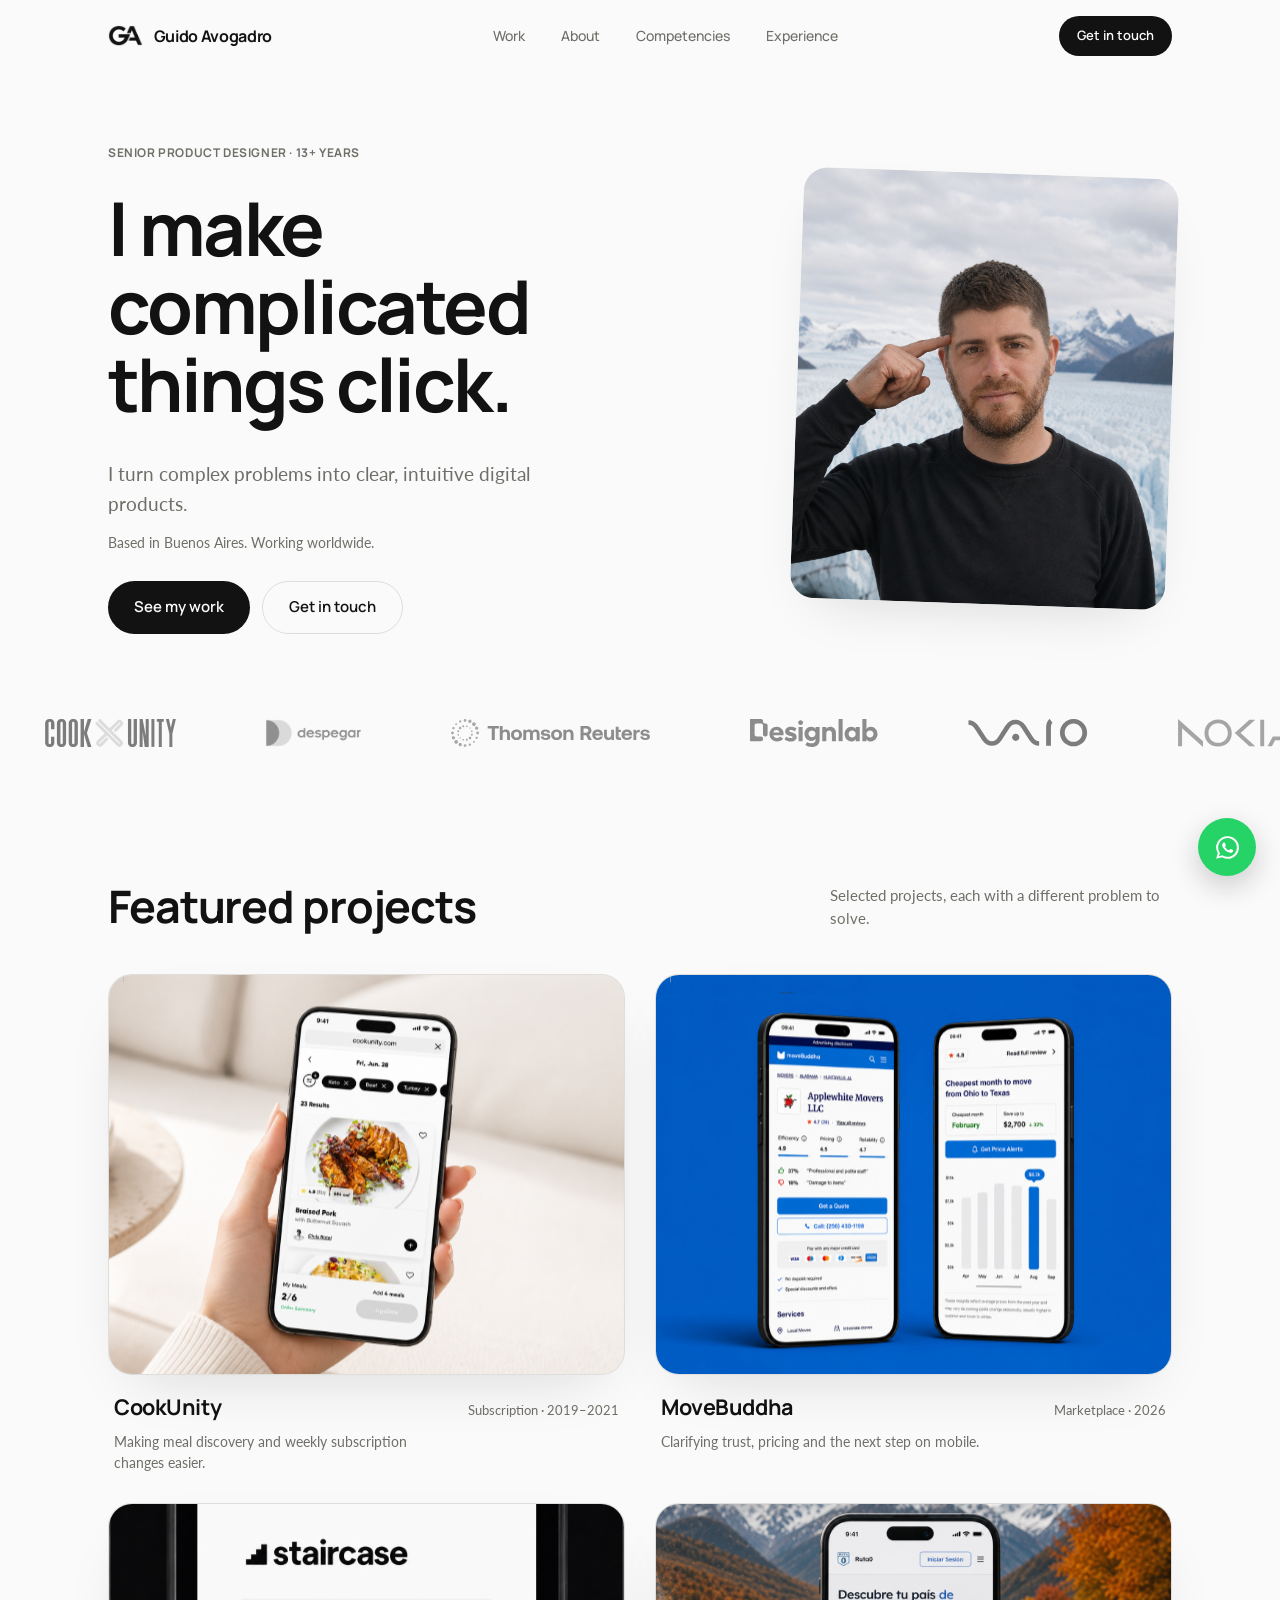
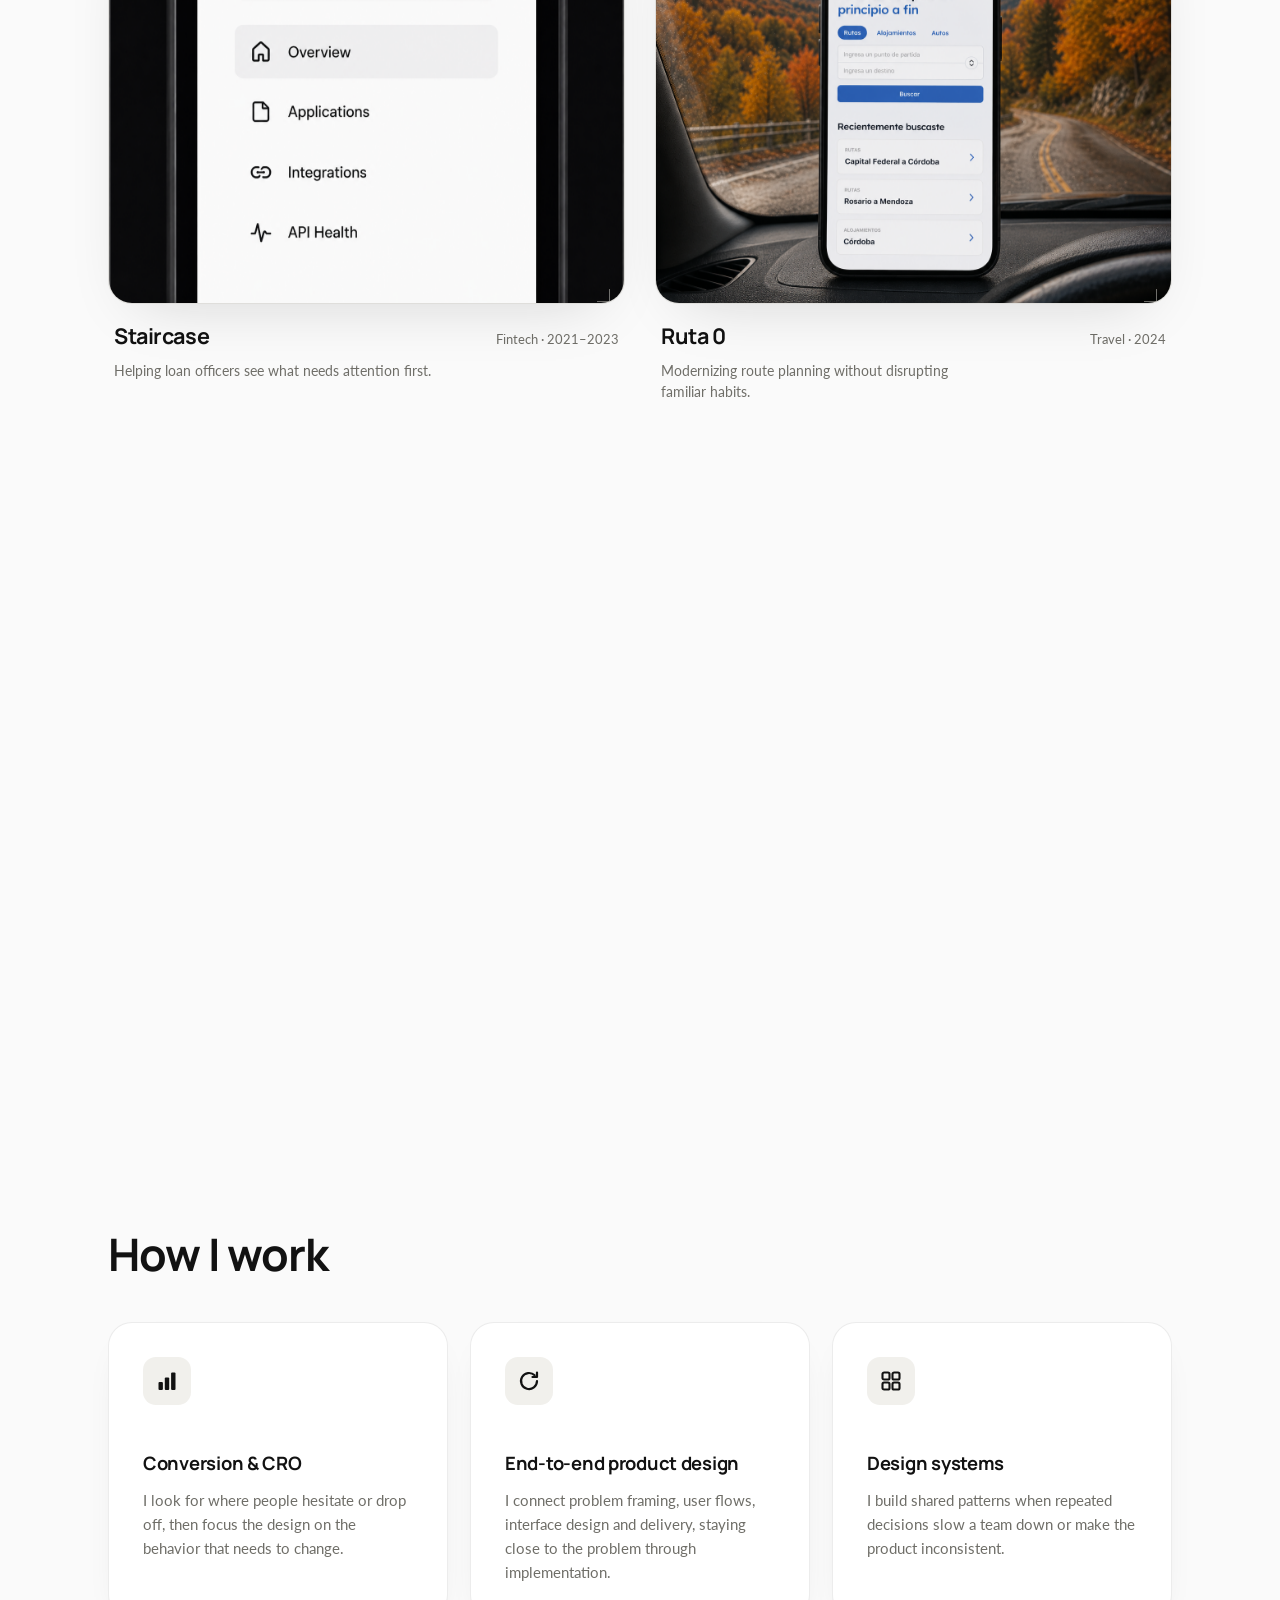
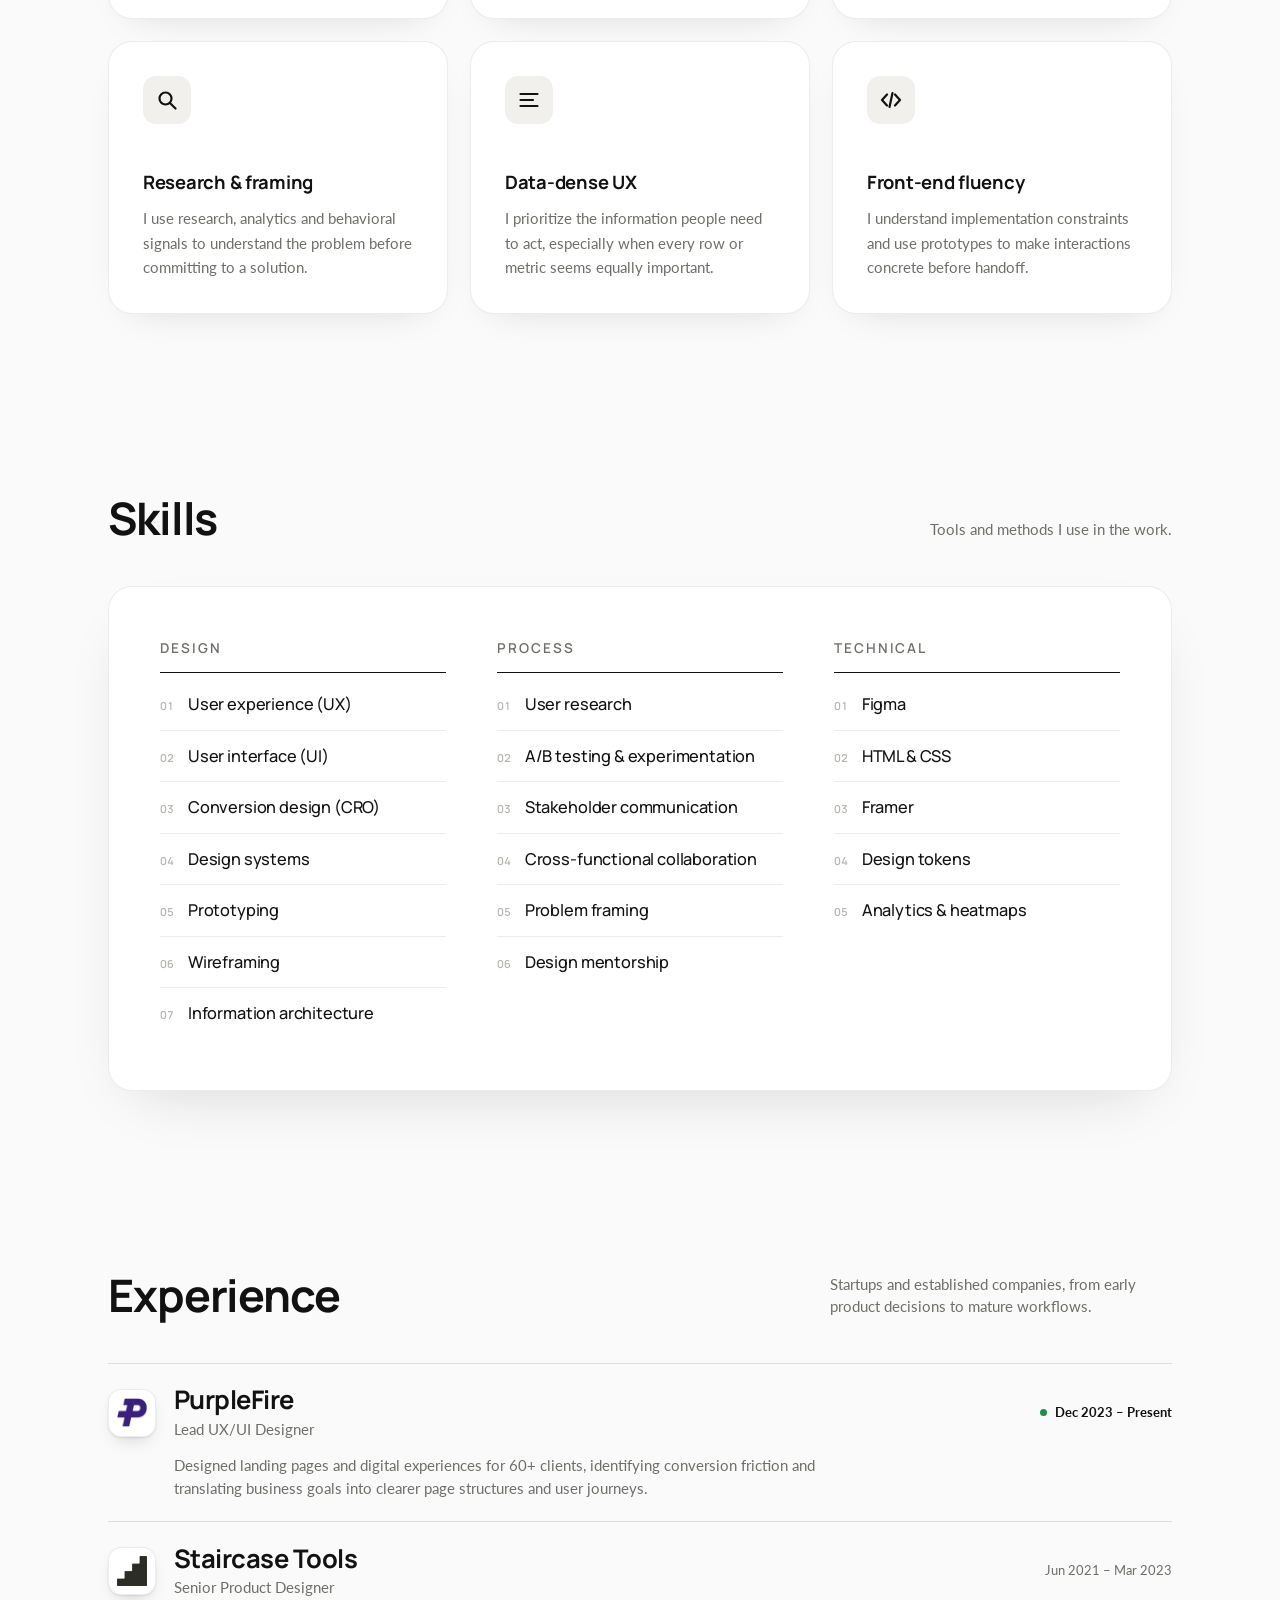
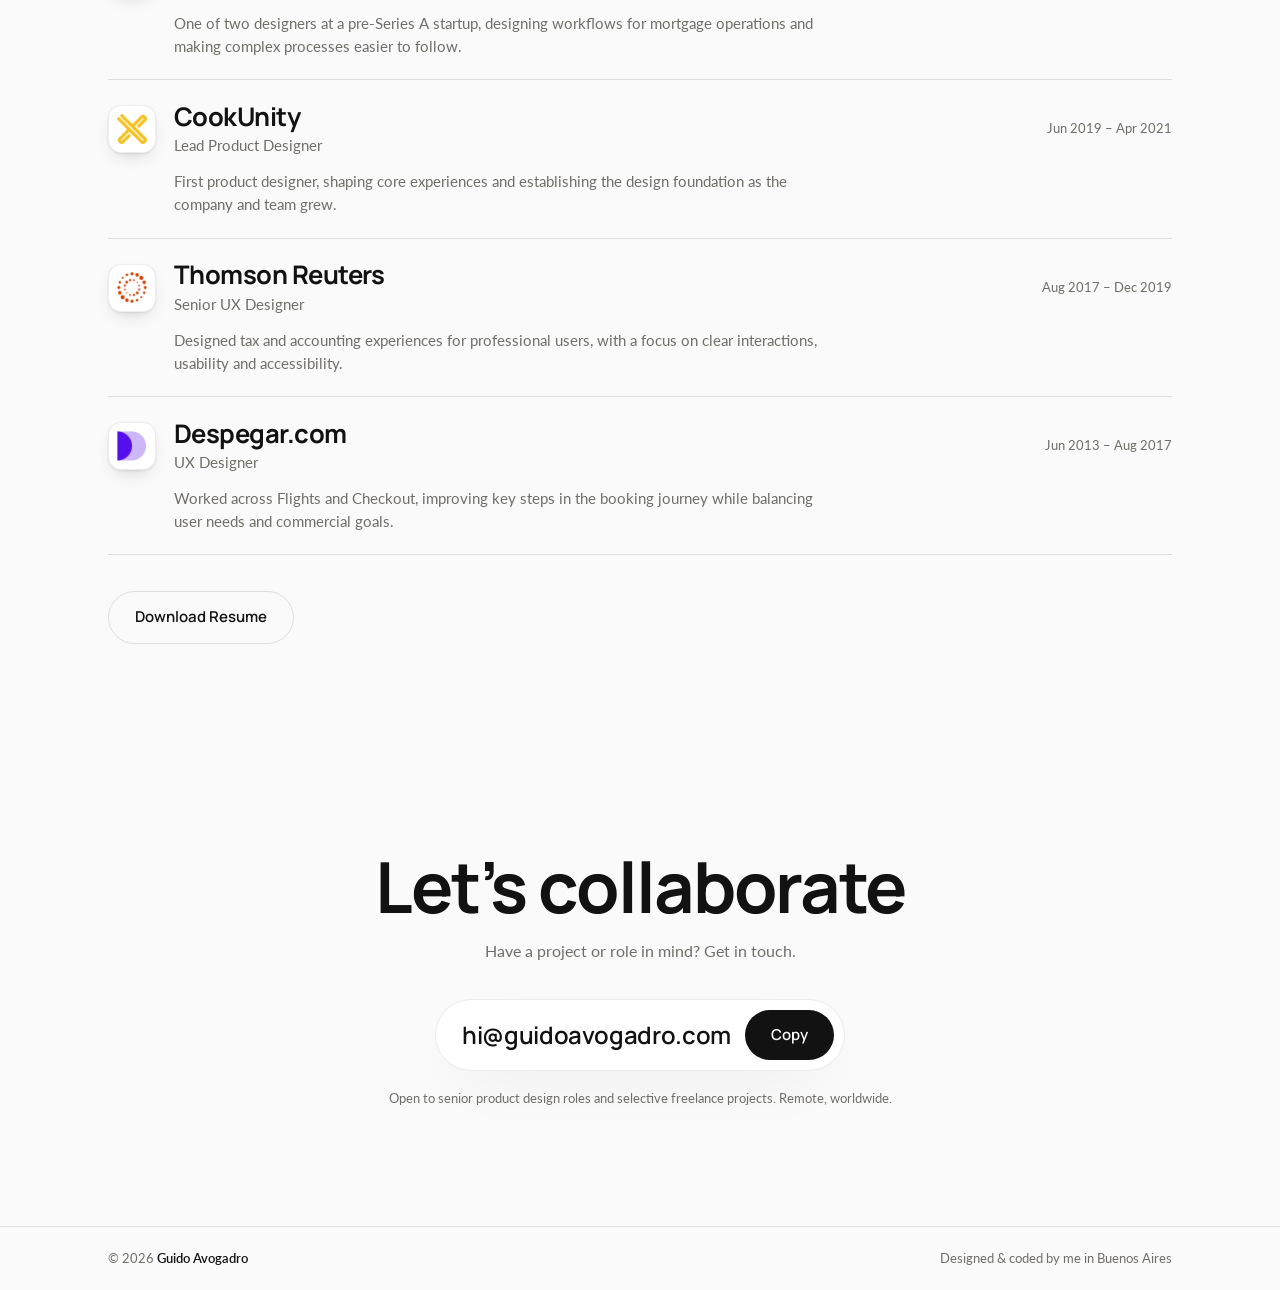
<file: index.html>
<!DOCTYPE html>
<html lang="en">
<head>
<meta charset="UTF-8">
<meta name="viewport" content="width=device-width, initial-scale=1.0">
<title>Guido Avogadro - Senior Product Designer</title>
<meta name="description" content="Senior product designer crafting products that feel obvious and convert better. 13+ years across travel, fintech, enterprise and DTC.">

<!-- Google tag (gtag.js) -->
<script async src="https://www.googletagmanager.com/gtag/js?id=G-EMPK6W0F9X"></script>
<script>
  window.dataLayer = window.dataLayer || [];
  function gtag(){dataLayer.push(arguments);}
  gtag('js', new Date());

  gtag('config', 'G-EMPK6W0F9X');
</script>

<!-- Hotjar Tracking Code for guidoavogadro.com -->
<script>
    (function(h,o,t,j,a,r){
        h.hj=h.hj||function(){(h.hj.q=h.hj.q||[]).push(arguments)};
        h._hjSettings={hjid:576747,hjsv:6};
        a=o.getElementsByTagName('head')[0];
        r=o.createElement('script');r.async=1;
        r.src=t+h._hjSettings.hjid+j+h._hjSettings.hjsv;
        a.appendChild(r);
    })(window,document,'https://static.hotjar.com/c/hotjar-','.js?sv=');
</script>

<!-- Google Tag Manager -->
<script>(function(w,d,s,l,i){w[l]=w[l]||[];w[l].push({'gtm.start':
new Date().getTime(),event:'gtm.js'});var f=d.getElementsByTagName(s)[0],
j=d.createElement(s),dl=l!='dataLayer'?'&l='+l:'';j.async=true;j.src=
'https://www.googletagmanager.com/gtm.js?id='+i+dl;f.parentNode.insertBefore(j,f);
})(window,document,'script','dataLayer','GTM-KSC5NS3Q');</script>
<!-- End Google Tag Manager -->

<link rel="preconnect" href="https://fonts.googleapis.com">
<link rel="preconnect" href="https://fonts.gstatic.com" crossorigin>
<link rel="icon" type="image/x-icon" href="favicon-gja.ico">
<link href="https://fonts.googleapis.com/css2?family=Manrope:wght@500;600;700;800&family=Lato:wght@400;700&display=swap" rel="stylesheet">
<style>
/* ============================================================
   Guido Avogadro — Portfolio v3 (ngulak-inspired)
   Warm paper ground, big rounded cards, label-slide buttons.
   ============================================================ */
:root{
  --bg:#fafafa;
  --card:#ffffff;
  --ink:#121212;
  --mid:#6f6e68;
  --faint:#b6b5af;
  --line:rgba(18,18,18,.12);
  --line-soft:rgba(18,18,18,.08);
  --ph:#f1f0ec;
  --disp:'Manrope',sans-serif;
  --sans:'Lato',sans-serif;
  --maxw:1240px;
  --pad:clamp(28px,6vw,88px);
  --r:24px;
  --r-sm:14px;
  --sh:0 24px 60px -30px rgba(18,18,18,.18);
  --ease:cubic-bezier(.2,.7,.2,1);
}
*{margin:0;padding:0;box-sizing:border-box}
html{-webkit-text-size-adjust:100%;scroll-behavior:smooth;overflow-x:hidden;width:100%}
body{font-family:var(--sans);background:var(--bg);color:var(--ink);-webkit-font-smoothing:antialiased;line-height:1.5;font-size:16px;overflow-x:hidden;width:100%;min-width:0}
::selection{background:var(--ink);color:var(--bg)}
a{color:inherit;text-decoration:none}
img{max-width:100%;display:block}
button{font:inherit;background:none;border:0;color:inherit;cursor:pointer}
.wrap{max-width:var(--maxw);margin:0 auto;padding-left:28px;padding-right:28px;width:100%}
@media(min-width:600px){.wrap{padding-left:44px;padding-right:44px}}
@media(min-width:900px){.wrap{padding-left:64px;padding-right:64px}}
@media(min-width:1200px){.wrap{padding-left:88px;padding-right:88px}}
:focus-visible{outline:2px solid var(--ink);outline-offset:3px;border-radius:6px}
h1,h2,h3,h4{font-family:var(--disp);font-weight:700;letter-spacing:-.02em}
.btn,.chip,.nav,.logo,.pcard .name,.exp .co,.contact .mail,.skills li,.skills h3,.xcard .xi,.numcard .n,.metric .mv,.pfacts .f .v,.ph .pl{font-family:var(--disp)}

/* ===== buttons (label slides up, duplicate slides in) ===== */
.btn{
  position:relative;display:inline-flex;align-items:center;gap:10px;
  border-radius:100px;padding:14px 26px;font-size:15px;font-weight:600;
  overflow:hidden;transition:background .3s,color .3s,border-color .3s,transform .3s;
}
.btn .lw{position:relative;display:block;overflow:hidden}
.btn .l{display:block;transition:transform .4s var(--ease)}
.btn .l.dup{position:absolute;left:0;top:100%;width:100%}
.btn:hover .l{transform:translateY(-100%)}
.btn:active{transform:scale(.97)}
.btn.dark{background:var(--ink);color:var(--bg)}
.btn.dark:hover{background:#2a2a2a}
.btn.ghost{background:transparent;border:1px solid var(--line)}
.btn.ghost:hover{border-color:var(--ink)}
.btn.sm{padding:10px 18px;font-size:13px}

/* ===== chips / badges ===== */
.chip{
  display:inline-flex;align-items:center;gap:8px;background:var(--card);
  border:1px solid var(--line-soft);border-radius:100px;padding:8px 14px;
  font-size:13px;font-weight:500;box-shadow:0 8px 24px -14px rgba(18,18,18,.25);
}
.chip .em{font-size:1rem;line-height:1}

/* ===== nav ===== */
header{position:fixed;top:0;left:0;right:0;z-index:60;transition:background .3s,box-shadow .3s}
header.scrolled{background:rgba(255,255,255,.85);backdrop-filter:blur(14px);box-shadow:0 1px 0 var(--line-soft)}
.nav{display:flex;align-items:center;justify-content:space-between;gap:16px;padding-top:16px;padding-bottom:16px}
.nav .logo{display:flex;align-items:center;gap:11px;font-weight:700;font-size:16px;letter-spacing:-.02em}
.nav .logo .mark{height:21px;width:auto;display:block}
.nav .logo .lname{transition:color .25s}
.nav .logo:hover .lname{color:var(--mid)}
.nav .links{display:flex;gap:clamp(16px,3vw,36px)}
.nav .links a{font-size:14px;font-weight:500;color:var(--mid);transition:color .25s;position:relative}
.nav .links a:hover{color:var(--ink)}
.nav .links a::after{content:"";position:absolute;left:0;bottom:-4px;height:1px;width:0;background:var(--ink);transition:width .3s var(--ease)}
.nav .links a:hover::after{width:100%}

/* ===== placeholders ===== */
.ph{
  position:relative;background:var(--ph);display:flex;flex-direction:column;
  align-items:center;justify-content:center;gap:6px;width:100%;overflow:hidden;
}
.ph .pl{font-weight:600;font-size:clamp(1rem,2vw,1.5rem);letter-spacing:-.01em}
.ph .ps{font-size:10px;text-transform:uppercase;letter-spacing:.16em;color:var(--mid);font-weight:600}
.ph::before,.ph::after{content:"";position:absolute;width:12px;height:12px;border:1px solid var(--faint);opacity:.6}
.ph::before{top:14px;left:14px;border-right:0;border-bottom:0}
.ph::after{bottom:14px;right:14px;border-left:0;border-top:0}

/* ===== hero ===== */
.hero{padding-top:clamp(120px,16vh,180px);padding-bottom:clamp(56px,8vh,96px)}
.hero .grid{display:grid;grid-template-columns:1.25fr .75fr;gap:clamp(28px,5vw,72px);align-items:center}
.hero h1{
  font-size:clamp(2.5rem,5.8vw,4.9rem);line-height:1.05;letter-spacing:-.034em;
  font-weight:700;max-width:20ch;margin-bottom:clamp(24px,4vh,40px);
}
.hero .kick{display:flex;align-items:center;gap:10px;font-family:var(--disp);font-weight:700;font-size:12px;letter-spacing:.05em;text-transform:uppercase;color:var(--mid);margin-bottom:clamp(18px,3vh,28px)}
.hero .kick::before {
  display: none;
}
.hero h1 .soft{color:var(--mid)}
.hero h1 .ln{display:block;overflow:hidden;padding-bottom:.12em;margin-bottom:-.12em}
.hero h1 .ln>span{display:block;transform:translateY(112%);transition:transform .9s var(--ease)}
.hero.ready h1 .ln:nth-child(1)>span{transition-delay:.05s}
.hero.ready h1 .ln:nth-child(2)>span{transition-delay:.14s}
.hero.ready h1 .ln:nth-child(3)>span{transition-delay:.23s}
.hero.ready h1 .ln>span{transform:translateY(0)}
.hero .ctas{display:flex;gap:12px;flex-wrap:wrap}
.hero .pcardio{position:relative}
.hero .photo{
  position:relative;border-radius:var(--r);overflow:hidden;background:var(--ph);
  aspect-ratio:4/4.6;box-shadow:var(--sh);
  transform:rotate(2deg);transition:transform .6s var(--ease);
}
.hero .pcardio:hover .photo{transform:rotate(0deg)}
.hero .photo img{width:100%;height:100%;object-fit:cover}
.hero .photo .alt2{position:absolute;inset:0;opacity:0}
@media(prefers-reduced-motion:no-preference){
  .hero .photo .alt2{animation:swap 2s linear infinite}
}
@keyframes swap{
  0%,46%{opacity:0}
  50%,96%{opacity:1}
  100%{opacity:0}
}
.hero .photo .pph{position:absolute;inset:0;display:flex;flex-direction:column;align-items:center;justify-content:center;gap:6px;border:1px dashed var(--faint);border-radius:var(--r)}
.hero .photo .pph .a{font-weight:700;font-size:1.2rem}
.hero .photo .pph .b{font-size:11px;text-transform:uppercase;letter-spacing:.14em;color:var(--mid);font-weight:600;text-align:center;line-height:1.7}

.hero .hero-intro{font-size:clamp(1.05rem,1.5vw,1.25rem);line-height:1.55;max-width:39ch;color:var(--mid);margin-top:-8px;margin-bottom:14px}
.hero .hero-location{font-size:14px;color:var(--mid);margin-bottom:28px}
@media(max-width:899px){.hero .hero-location{margin-bottom:24px}}
/* ===== section scaffold ===== */
.sec{padding-top:clamp(64px,10vh,120px);padding-bottom:clamp(64px,10vh,120px)}
.sec-head{display:flex;align-items:flex-end;justify-content:space-between;gap:18px;flex-wrap:wrap;margin-bottom:clamp(30px,5vh,52px)}
.sec-head h2{font-size:clamp(1.8rem,3.6vw,2.8rem);letter-spacing:-.025em;line-height:1.05}
.sec-head .sub{color:var(--mid);font-size:15px;max-width:38ch}

/* ===== projects ===== */
.plist{display:grid;grid-template-columns:1fr 1fr;gap:clamp(18px,2.6vw,30px)}
.pcard{display:block;position:relative}
.pcard .media{position:relative;aspect-ratio:4/3.1;overflow:hidden;background:var(--ph);border:1px solid var(--line-soft);border-radius:var(--r);box-shadow:var(--sh)}
.pcard .media .inner{position:absolute;inset:-6% 0;will-change:transform}
.pcard .media .ph{height:100%;border-radius:0}
.pcard .media,.pcard .media .inner{transition:transform .8s var(--ease)}
.pcard:hover .media .inner .ph .pl{transform:scale(1.03)}
.pcard .media .ph .pl{font-size:clamp(1.2rem,2.4vw,1.9rem);transition:transform .8s var(--ease)}
.pcard .media .arrow{
  position:absolute;right:14px;bottom:14px;z-index:2;
  width:44px;height:44px;border-radius:50%;background:var(--ink);color:#fff;
  display:flex;align-items:center;justify-content:center;font-size:17px;
  opacity:0;transform:translateY(8px) rotate(-45deg);transition:.4s var(--ease);
}
.pcard:hover .media .arrow{opacity:1;transform:none}
.pcard .cap{display:flex;justify-content:space-between;align-items:baseline;gap:14px;padding:16px 6px 0}
.pcard .cap .t{font-family:var(--disp);font-weight:700;font-size:clamp(1.05rem,1.8vw,1.35rem);letter-spacing:-.02em}
.pcard .cap .m{font-size:13px;color:var(--mid);text-align:right;white-space:nowrap}
.pcard-summary{padding:8px 6px 0;color:var(--mid);font-size:14px;line-height:1.5;max-width:42ch}
@media(max-width:600px){.pcard .cap{align-items:flex-start;flex-direction:column;gap:3px}.pcard .cap .m{text-align:left;white-space:normal}}

/* ===== logo marquee ===== */
.lmq{overflow:hidden;padding:clamp(8px,1.5vh,16px) 0 clamp(34px,5vh,52px)}
.lmq .track{display:flex;align-items:center;width:max-content;animation:mq 32s linear infinite}
.lmq:hover .track{animation-play-state:paused}
.lmq .li{display:flex;align-items:center;justify-content:center;flex-shrink:0;padding:0 clamp(26px,3.5vw,52px)}
.lmq .li img{height:clamp(20px,2.2vw,28px);width:auto;object-fit:contain;filter:grayscale(1);opacity:.5;transition:opacity .3s,filter .3s}
.lmq .li:hover img{opacity:1}
.lmq .li .fb{font-family:var(--disp);font-weight:700;font-size:clamp(.95rem,1.5vw,1.2rem);letter-spacing:-.015em;color:var(--faint);white-space:nowrap;transition:color .3s}
.lmq .li:hover .fb{color:var(--ink)}

@keyframes mq{to{transform:translateX(-50%)}}

/* ===== about ===== */
.about .grid{display:grid;grid-template-columns:.85fr 1.15fr;gap:clamp(28px,5vw,72px);align-items:center}
.about .pic{border-radius:var(--r);overflow:hidden;box-shadow:var(--sh);aspect-ratio:4/4.4;position:relative}
.about .pic img{width:100%;height:100%;object-fit:cover}
.about h2{font-size:clamp(1.8rem,3.4vw,2.7rem);letter-spacing:-.025em;line-height:1.1;margin-bottom:20px;max-width:18ch}
.about p{color:var(--mid);font-size:1.02rem;line-height:1.65;max-width:54ch}
.about p+p{margin-top:16px}
.about .langs{display:flex;gap:10px;flex-wrap:wrap;margin-top:26px}

/* ===== expertise cards ===== */
.xgrid{display:grid;grid-template-columns:repeat(3,1fr);gap:clamp(14px,2vw,22px)}
.xcard{
  background:var(--card);border:1px solid var(--line-soft);border-radius:var(--r);padding:clamp(24px,3vw,34px);
  box-shadow:0 14px 38px -26px rgba(18,18,18,.22);
  transition:transform .45s var(--ease),box-shadow .45s var(--ease);
}
.xcard:hover{transform:translateY(-6px);box-shadow:var(--sh)}
.xcard .xic{
  width:48px;height:48px;border-radius:13px;background:var(--ph);
  display:flex;align-items:center;justify-content:center;
  margin-bottom:clamp(28px,5vh,52px);color:var(--ink);
  transition:background .35s,color .35s;
}
.xcard:hover .xic{background:var(--ink);color:#fff}
.ic{width:24px;height:24px;display:block}
.ic *{transform-box:fill-box;transform-origin:center}
/* 01 bars: grow on hover */
.ic-bars rect{transform-origin:center bottom}
.xcard:hover .ic-bars .b1{animation:barUp .55s var(--ease) both}
.xcard:hover .ic-bars .b2{animation:barUp .55s var(--ease) .08s both}
.xcard:hover .ic-bars .b3{animation:barUp .55s var(--ease) .16s both}
@keyframes barUp{from{transform:scaleY(.3)}to{transform:scaleY(1)}}
/* 02 loop: full spin */
.xcard:hover .ic-loop{animation:spin .8s var(--ease) both}
@keyframes spin{to{transform:rotate(360deg)}}
/* 03 grid: pop stagger */
.xcard:hover .ic-grid .g1{animation:pop .45s var(--ease) both}
.xcard:hover .ic-grid .g2{animation:pop .45s var(--ease) .07s both}
.xcard:hover .ic-grid .g3{animation:pop .45s var(--ease) .14s both}
.xcard:hover .ic-grid .g4{animation:pop .45s var(--ease) .21s both}
@keyframes pop{0%{transform:scale(.55)}70%{transform:scale(1.12)}100%{transform:scale(1)}}
/* 04 magnifier: scan */
.xcard:hover .ic-mag{animation:scan .9s var(--ease) both}
@keyframes scan{0%{transform:translate(0,0)}30%{transform:translate(-2.5px,-2.5px)}65%{transform:translate(2.5px,2px)}100%{transform:translate(0,0)}}
/* 05 rows: slide stagger */
.xcard:hover .ic-rows .r1{animation:row .5s var(--ease) both}
.xcard:hover .ic-rows .r2{animation:row .5s var(--ease) .08s both}
.xcard:hover .ic-rows .r3{animation:row .5s var(--ease) .16s both}
@keyframes row{0%{transform:translateX(-5px);opacity:.3}100%{transform:none;opacity:1}}
/* 06 code: brackets part, slash tilts */
.ic-code .lb,.ic-code .rb,.ic-code .sl{transition:transform .4s var(--ease)}
.xcard:hover .ic-code .lb{transform:translateX(-2.5px)}
.xcard:hover .ic-code .rb{transform:translateX(2.5px)}
.xcard:hover .ic-code .sl{transform:rotate(8deg)}
.xcard h3{font-size:1.15rem;margin-bottom:10px;letter-spacing:-.015em}
.xcard p{color:var(--mid);font-size:.94rem;line-height:1.6}

/* ===== skills — typographic index, no pills ===== */
.skills{background:var(--card);border:1px solid var(--line-soft);border-radius:var(--r);padding:clamp(26px,4vw,52px);box-shadow:var(--sh)}
.skills .cols{display:grid;grid-template-columns:repeat(3,1fr);gap:clamp(26px,4vw,60px)}
.skills h3{font-size:.85rem;text-transform:uppercase;letter-spacing:.14em;color:var(--mid);font-weight:600;padding-bottom:14px;border-bottom:1px solid var(--ink);margin-bottom:6px}
.skills ol{list-style:none;counter-reset:sk}
.skills li{
  counter-increment:sk;display:flex;align-items:baseline;gap:14px;
  padding:13px 0;border-bottom:1px solid var(--line-soft);
  font-size:1.02rem;font-weight:500;letter-spacing:-.01em;
  transition:padding-left .3s var(--ease);
}
.skills li::before{content:counter(sk,decimal-leading-zero);font-size:11px;color:var(--faint);font-variant-numeric:tabular-nums;font-weight:600}
@media(hover:hover){.skills li:hover{padding-left:8px}}
.skills li:last-child{border-bottom:0}

/* ===== experience ===== */
.exp .row{
  display:grid;grid-template-columns:auto 1fr auto;gap:18px;align-items:center;
  padding:clamp(16px,2.4vh,24px) 0;border-bottom:1px solid var(--line);
  transition:padding-left .3s var(--ease);
}
.exp .desc{
  grid-column:2 / 4;
  color:var(--mid);
  font-size:.92rem;
  line-height:1.55;
  max-width:72ch;
  margin-top:-4px;
}
.exp .details{
  margin-top:clamp(28px,4vh,44px);
  display:grid;grid-template-columns:1.5fr 1fr 1fr;gap:32px;
  padding-top:clamp(24px,3vh,32px);
  border-top:1px solid var(--line);
}
.exp .details h3{margin:0 0 12px;font-size:13px;text-transform:uppercase;letter-spacing:.08em;color:var(--faint)}
.exp .details p{margin:0;color:var(--mid);font-size:.9rem;line-height:1.6}
.exp .who{display:flex;flex-direction:column;gap:3px;min-width:0}
.exp .ico{
  width:48px;height:48px;border-radius:13px;background:#fff;
  border:1px solid var(--line-soft);
  box-shadow:0 1px 2px rgba(18,18,18,.08),0 8px 20px -10px rgba(18,18,18,.28);
  display:flex;align-items:center;justify-content:center;overflow:hidden;flex-shrink:0;
  transition:transform .35s var(--ease),box-shadow .35s var(--ease);
}
.exp .row:hover .ico{transform:scale(1.06);box-shadow:0 2px 3px rgba(18,18,18,.08),0 14px 28px -12px rgba(18,18,18,.35)}
.exp .ico img{width:66%;height:66%;object-fit:contain}
.exp .ico .ini{font-family:var(--disp);font-weight:800;font-size:15px;letter-spacing:-.02em;color:var(--mid)}
.exp .row:first-of-type{border-top:1px solid var(--line)}
@media(hover:hover){.exp .row:hover{padding-left:10px}}
.exp .co{font-family:var(--disp);font-weight:700;font-size:clamp(1.2rem,2.4vw,1.6rem);letter-spacing:-.02em;line-height:1.15}
.exp .rl{color:var(--mid);font-size:.92rem}
.exp .yr{color:var(--mid);font-size:13px;font-variant-numeric:tabular-nums;white-space:nowrap}
.exp .row.now .yr{color:var(--ink);font-weight:700}
.exp .row.now .yr::before{content:"";display:inline-block;width:7px;height:7px;border-radius:50%;background:#1c8f4e;margin-right:8px;vertical-align:1px}

/* ===== contact ===== */
.contact{text-align:center;padding-top:clamp(80px,13vh,150px);padding-bottom:clamp(80px,13vh,150px)}
.contact h2{font-size:clamp(2.2rem,6vw,4.4rem);letter-spacing:-.03em;line-height:1.02;margin-bottom:16px}
.contact .sub{color:var(--mid);max-width:44ch;margin:0 auto clamp(28px,4vh,44px)}
.contact .mailrow{
  display:inline-flex;align-items:center;gap:14px;flex-wrap:wrap;justify-content:center;
  background:var(--card);border:1px solid var(--line-soft);border-radius:100px;padding:10px 10px 10px 26px;box-shadow:var(--sh);
}
.contact .mail{font-size:clamp(1.05rem,2.4vw,1.5rem);font-weight:600;letter-spacing:-.015em}
.contact .copybtn{position:relative}
.contact .copybtn .ok{position:absolute;inset:0;display:flex;align-items:center;justify-content:center;background:var(--ink);color:var(--bg);border-radius:100px;opacity:0;transition:opacity .25s}
.contact .copybtn.copied .ok{opacity:1}
.contact .note{margin-top:18px;font-size:13px;color:var(--mid)}

/* ===== footer ===== */
footer{border-top:1px solid var(--line)}
footer .fin{display:flex;justify-content:space-between;align-items:center;gap:14px;flex-wrap:wrap;padding-top:22px;padding-bottom:22px;font-size:13px;color:var(--mid)}
footer .fin b{color:var(--ink);font-weight:600}

/* ============================================================
   PROJECT TEMPLATE (single portfolio)
   ============================================================ */
.progress{position:fixed;top:0;left:0;height:2px;width:100%;z-index:70;pointer-events:none}
.progress .pb{height:100%;background:var(--ink);transform-origin:left;transform:scaleX(0)}

.phero{padding-top:clamp(110px,15vh,160px);padding-bottom:clamp(36px,5vh,56px)}
.phero .back{margin-bottom:clamp(26px,4vh,40px);display:inline-flex}
.phero h1{font-size:clamp(2.4rem,6vw,5rem);letter-spacing:-.032em;line-height:1.02;max-width:16ch;margin-bottom:18px}
.phero .lede{color:var(--mid);font-size:clamp(1.05rem,1.8vw,1.3rem);line-height:1.55;max-width:54ch}
.pfacts{
  display:grid;grid-template-columns:repeat(5,1fr);gap:18px;
  background:var(--card);border:1px solid var(--line-soft);border-radius:var(--r);padding:clamp(20px,3vw,32px);
  box-shadow:var(--sh);margin-top:clamp(28px,4vh,44px);
}
.pfacts .f .k{font-size:11px;text-transform:uppercase;letter-spacing:.14em;color:var(--mid);font-weight:600;margin-bottom:8px}
.pfacts .f .v{font-weight:600;font-size:.98rem;letter-spacing:-.01em;line-height:1.35}

.pimg{border-radius:var(--r);overflow:hidden;box-shadow:var(--sh)}
.pimg .ph{aspect-ratio:16/9}
.pimg.tall .ph{aspect-ratio:16/10}
.two{display:grid;grid-template-columns:1fr 1fr;gap:clamp(16px,2.4vw,28px)}
.two .pimg .ph{aspect-ratio:1/1}
.gap{margin-top:clamp(16px,2.4vw,28px)}

.pstmt{padding-top:clamp(56px,9vh,100px);padding-bottom:clamp(56px,9vh,100px)}
.pstmt h2{font-size:clamp(1.6rem,3.4vw,2.6rem);letter-spacing:-.025em;line-height:1.18;max-width:30ch}
.pstmt h2 .soft{color:var(--mid)}

.psec{padding-top:clamp(48px,7vh,88px);padding-bottom:clamp(48px,7vh,88px)}
.psec h2{font-size:clamp(1.6rem,3.2vw,2.4rem);letter-spacing:-.025em;margin-bottom:16px}
.psec .desc{color:var(--mid);font-size:1.05rem;line-height:1.65;max-width:60ch;margin-bottom:clamp(24px,3.5vh,36px)}

.numgrid{display:grid;grid-template-columns:repeat(3,1fr);gap:clamp(14px,2vw,22px)}
.numcard{background:var(--card);border:1px solid var(--line-soft);border-radius:var(--r);padding:clamp(22px,3vw,32px);box-shadow:0 14px 38px -26px rgba(18,18,18,.22)}
.numcard .n{font-size:13px;font-weight:700;color:var(--faint);margin-bottom:clamp(22px,4vh,40px)}
.numcard h3{font-size:1.1rem;margin-bottom:10px;letter-spacing:-.015em}
.numcard p{color:var(--mid);font-size:.93rem;line-height:1.6}
.numcard.sol{background:var(--ink);color:var(--bg)}
.numcard.sol .n{color:rgba(255,255,255,.4)}
.numcard.sol p{color:rgba(255,255,255,.65)}

.metrics{display:grid;grid-template-columns:repeat(3,1fr);gap:clamp(14px,2vw,22px)}
.metric{background:var(--card);border:1px solid var(--line-soft);border-radius:var(--r);padding:clamp(22px,3vw,32px);box-shadow:0 14px 38px -26px rgba(18,18,18,.22)}
.metric .mv{font-size:clamp(1.8rem,3.4vw,2.6rem);font-weight:600;letter-spacing:-.025em;display:inline-block;border-bottom:2px dashed var(--faint);padding-bottom:4px;margin-bottom:14px}
.metric .ml{font-size:13px;color:var(--mid);line-height:1.45}
.mnote{font-size:12px;color:var(--faint);margin-top:16px;font-style:italic}

.thanks{text-align:center;padding-top:clamp(64px,10vh,120px);padding-bottom:clamp(30px,5vh,56px)}
.thanks .em{font-size:clamp(2rem,5vw,3.4rem);margin-bottom:14px;display:block}
.thanks h2{font-size:clamp(1.8rem,4.4vw,3.2rem);letter-spacing:-.028em;margin-bottom:34px}
.thanks .pcard{text-align:left}
.pcard.wide .media{aspect-ratio:16/6}

/* ===== reveal ===== */
.rv{opacity:0;transform:translateY(26px);transition:opacity .9s var(--ease),transform .9s var(--ease)}
.rv.in{opacity:1;transform:none}
.rv.d1{transition-delay:.08s}.rv.d2{transition-delay:.16s}.rv.d3{transition-delay:.24s}

/* ===== responsive ===== */
@media(max-width:960px){
  .xgrid,.numgrid,.metrics{grid-template-columns:1fr 1fr}
  .skills .cols{grid-template-columns:1fr}
  .pfacts{grid-template-columns:repeat(2,1fr)}
}
@media(max-width:760px){
  .exp .desc{grid-column:2 / 4}
  .exp .details{grid-template-columns:1fr;gap:24px}
  .hero .grid{grid-template-columns:1fr}
  .hero .pcardio{max-width:420px}
  .about .grid{grid-template-columns:1fr}
  .about .pic{max-width:420px}
  .nav .links{display:none}
  .plist{grid-template-columns:1fr}
  .pcard .media{aspect-ratio:4/3.1}
  .pcard.wide .media{aspect-ratio:16/9}
  .exp .ico{width:42px;height:42px;border-radius:11px}
  .exp .yr{font-size:12px}
}
@media(max-width:560px){
  .xgrid,.numgrid,.metrics,.two{grid-template-columns:1fr}
  .pfacts{grid-template-columns:1fr 1fr}
  .contact .mailrow{border-radius:var(--r);flex-direction:column;align-items:stretch;padding:16px}
}
@media(prefers-reduced-motion:reduce){
  *{animation-duration:.001ms!important;transition-duration:.001ms!important;scroll-behavior:auto}
  .rv{opacity:1;transform:none}
  .hero h1 .ln>span{transform:none}
}


/* ============================================================
   Mobile-first safeguards
   ============================================================ */
/* never let any media or card exceed the padded container */
.wrap img,.wrap .ph,.wrap .pimg,.wrap .pcard,.wrap .skills{max-width:100%}
@media(max-width:760px){
  .hero{padding-top:clamp(104px,14vh,130px)}
  .hero .ctas .btn{flex:1;justify-content:center;min-width:150px}
  .sec{padding-top:clamp(56px,8vh,80px);padding-bottom:clamp(56px,8vh,80px)}
  .skills{padding:22px}
  .pfacts{padding:20px;gap:16px}
  .xcard{padding:22px}
  .about .pic{margin:0 auto}
  .phero h1{font-size:clamp(2rem,9vw,2.8rem)}
  .contact h2{font-size:clamp(2rem,9vw,2.8rem)}
}


/* ===== floating WhatsApp contact ===== */
.whatsapp-float{
  position:fixed;
  right:24px;
  bottom:24px;
  z-index:100;
  width:58px;
  height:58px;
  display:flex;
  align-items:center;
  justify-content:center;
  border-radius:50%;
  background:#25D366;
  color:#fff;
  box-shadow:0 10px 28px rgba(18,18,18,.20);
  transition:transform .25s var(--ease),box-shadow .25s var(--ease);
}
.whatsapp-float:hover{
  transform:translateY(-3px);
  box-shadow:0 14px 34px rgba(18,18,18,.25);
}
.whatsapp-float:active{transform:scale(.95)}
.whatsapp-float svg{width:29px;height:29px;display:block}
.whatsapp-float .wa-label{
  position:absolute;
  right:70px;
  top:50%;
  transform:translateY(-50%) translateX(6px);
  background:var(--ink);
  color:#fff;
  border-radius:10px;
  padding:8px 11px;
  font-family:var(--disp);
  font-size:12px;
  font-weight:600;
  white-space:nowrap;
  opacity:0;
  pointer-events:none;
  transition:opacity .2s,transform .2s;
}
.whatsapp-float:hover .wa-label,
.whatsapp-float:focus-visible .wa-label{
  opacity:1;
  transform:translateY(-50%) translateX(0);
}
@media(max-width:560px){
  .whatsapp-float{
    right:18px;
    bottom:18px;
    width:54px;
    height:54px;
  }
  .whatsapp-float svg{width:27px;height:27px}
  .whatsapp-float .wa-label{display:none}
}
@media(prefers-reduced-motion:reduce){
  .whatsapp-float{transition:none}
}

</style>


<!-- PostHog Analytics -->
<script>
    !function(t,e){var o,n,p,r;e.__SV||(window.posthog && window.posthog.__loaded)||(window.posthog=e,e._i=[],e.init=function(i,s,a){function g(t,e){var o=e.split(".");2==o.length&&(t=t[o[0]],e=o[1]),t[e]=function(){t.push([e].concat(Array.prototype.slice.call(arguments,0)))}}p||((p=t.createElement("script")).type="text/javascript",p.crossOrigin="anonymous",p.async=!0,p.src=s.api_host.replace(".i.posthog.com","-assets.i.posthog.com")+"/static/array.js",p.onerror=function(){p=null},(r=t.getElementsByTagName("script")[0]).parentNode.insertBefore(p,r));var u=e;for(void 0!==a?u=e[a]=[]:a="posthog",u.people=u.people||[],Object.defineProperty(u,"toString",{configurable:!0,enumerable:!0,writable:!0,value:function(t){var e="posthog";return"posthog"!==a&&(e+="."+a),t||(e+=" (stub)"),e}}),Object.defineProperty(u.people,"toString",{configurable:!0,enumerable:!0,writable:!0,value:function(){return u.toString(1)+".people (stub)"}}),o="mu yu bu Su init Vu Gu zu Uu Ku il Wu Yu ju rh oh ah uh hh dh capture getExtension Zu pu gh calculateEventProperties ph register register_once register_for_session unregister unregister_for_session Hu mh getFeatureFlag getFeatureFlagPayload getFeatureFlagResult getAllFeatureFlags isFeatureEnabled reloadFeatureFlags updateFlags updateEarlyAccessFeatureEnrollment getEarlyAccessFeatures on onFeatureFlags onSurveysLoaded onSurveysLoaded getSurveys getActiveMatchingSurveys renderSurvey displaySurvey cancelPendingSurvey canRenderSurvey canRenderSurveyAsync identify setPersonProperties unsetPersonProperties group resetGroups setPersonPropertiesForFlags resetPersonPropertiesForFlags setGroupPropertiesForFlags resetGroupPropertiesForFlags reset kh shutdown setIdentity clearIdentity get_distinct_id getGroups get_session_id get_session_replay_url alias set_config startSessionRecording stopSessionRecording sessionRecordingStarted captureException addExceptionStep captureLog startExceptionAutocapture stopExceptionAutocapture loadToolbar get_property getSessionProperty yh ih createPersonProfile bh xu Cu opt_in_capturing opt_out_capturing has_opted_in_capturing has_opted_out_capturing get_explicit_consent_status is_capturing clear_opt_in_out_capturing th debug nl Os getPageViewId captureTraceFeedback captureTraceMetric Du".split(" "),n=0;n<o.length;n++)g(u,o[n]);e._i.push([i,s,a])},e.__SV=1)}(document,window.posthog||[]);
    posthog.init('phc_wF5ULq4XNw9PDAbhKwC5ZGouNMBgZuhS93oWx6D2HeEt', {
        api_host: 'https://us.i.posthog.com',
        defaults: '2026-05-30',
        person_profiles: 'identified_only',
    })
</script>
</head>
<body id="top">

<!-- Google Tag Manager (noscript) -->
<noscript><iframe src="https://www.googletagmanager.com/ns.html?id=GTM-KSC5NS3Q"
height="0" width="0" style="display:none;visibility:hidden"></iframe></noscript>
<!-- End Google Tag Manager (noscript) -->

<header id="hd">
  <div class="wrap nav">
    <a class="logo" href="#top"><img class="mark" src="ga-logo.png" alt="GA"><span class="lname">Guido Avogadro</span></a>
    <nav class="links">
      <a href="#work">Work</a>
      <a href="#about">About</a>
      <a href="#competencies">Competencies</a>
      <a href="#experience">Experience</a>
    </nav>
    <a class="btn dark sm" href="#contact"><span class="lw"><span class="l">Get in touch</span><span class="l dup">Get in touch</span></span></a>
  </div>
</header>

<main>

  <!-- HERO -->
  <section class="hero wrap" id="hero">
    <div class="grid">
      <div>
        <div class="kick rv">Senior Product Designer &middot; 13+ years</div>
        <h1>
          <span class="ln"><span>I make complicated things click.</span></span>
        </h1>
        <p class="hero-intro rv d1">I turn complex problems into clear, intuitive digital products.</p>
        <p class="hero-location rv d1">Based in Buenos Aires. Working worldwide.</p>
        <div class="ctas rv d2">
          <a class="btn dark" href="#work"><span class="lw"><span class="l">See my work</span><span class="l dup">See my work</span></span></a>
          <a class="btn ghost" href="#contact"><span class="lw"><span class="l">Get in touch</span><span class="l dup">Get in touch</span></span></a>
        </div>
      </div>
      <div class="pcardio rv d2">
        <div class="photo">
          <img src="photo-1.jpg" alt="Guido Avogadro, smiling in front of the Perito Moreno glacier">
          <img class="alt2" src="photo-2.jpg" alt="" aria-hidden="true">
        </div>
      </div>
    </div>
  </section>

  <!-- LOGO MARQUEE -->
  <!-- Drop company logos into /logos as logo-01.svg ... logo-10.svg (any format works,
       CSS desaturates them). Missing files fall back to a "Logo NN" slot so you can
       see how many are live. Both sets must stay identical for the seamless loop. -->
  <div class="lmq" aria-label="Companies I have worked with">
    <div class="track">
      <span class="li"><img src="logos/brands/cookunity.svg" alt="Logo 01" loading="lazy" onerror="this.replaceWith(Object.assign(document.createElement('span'),{textContent:'Logo 01',className:'fb'}))"></span>
      <span class="li"><img src="logos/brands/despegar.png" alt="Logo 02" loading="lazy" onerror="this.replaceWith(Object.assign(document.createElement('span'),{textContent:'Logo 02',className:'fb'}))"></span>
      <span class="li"><img src="logos/brands/thomson-reuters.svg" alt="Logo 03" loading="lazy" onerror="this.replaceWith(Object.assign(document.createElement('span'),{textContent:'Logo 03',className:'fb'}))"></span>
      <span class="li"><img src="logos/brands/designlab.svg" alt="Logo 04" loading="lazy" onerror="this.replaceWith(Object.assign(document.createElement('span'),{textContent:'Logo 04',className:'fb'}))"></span>
      <span class="li"><img src="logos/brands/vaio.svg" alt="Logo 05" loading="lazy" onerror="this.replaceWith(Object.assign(document.createElement('span'),{textContent:'Logo 05',className:'fb'}))"></span>
      <span class="li"><img src="logos/brands/nokia.svg" alt="Logo 06" loading="lazy" onerror="this.replaceWith(Object.assign(document.createElement('span'),{textContent:'Logo 06',className:'fb'}))"></span>
      <span class="li"><img src="logos/brands/movebuddha.png" alt="Logo 07" loading="lazy" onerror="this.replaceWith(Object.assign(document.createElement('span'),{textContent:'Logo 07',className:'fb'}))"></span>
      <span class="li"><img src="logos/brands/ruta0.png" alt="Logo 08" loading="lazy" onerror="this.replaceWith(Object.assign(document.createElement('span'),{textContent:'Logo 08',className:'fb'}))"></span>
      <span class="li"><img src="logos/brands/cookunity.svg" alt="Logo 01" loading="lazy" onerror="this.replaceWith(Object.assign(document.createElement('span'),{textContent:'Logo 01',className:'fb'}))"></span>
      <span class="li"><img src="logos/brands/despegar.png" alt="Logo 02" loading="lazy" onerror="this.replaceWith(Object.assign(document.createElement('span'),{textContent:'Logo 02',className:'fb'}))"></span>
      <span class="li"><img src="logos/brands/thomson-reuters.svg" alt="Logo 03" loading="lazy" onerror="this.replaceWith(Object.assign(document.createElement('span'),{textContent:'Logo 03',className:'fb'}))"></span>
      <span class="li"><img src="logos/brands/designlab.svg" alt="Logo 04" loading="lazy" onerror="this.replaceWith(Object.assign(document.createElement('span'),{textContent:'Logo 04',className:'fb'}))"></span>
      <span class="li"><img src="logos/brands/vaio.svg" alt="Logo 05" loading="lazy" onerror="this.replaceWith(Object.assign(document.createElement('span'),{textContent:'Logo 05',className:'fb'}))"></span>
      <span class="li"><img src="logos/brands/nokia.svg" alt="Logo 06" loading="lazy" onerror="this.replaceWith(Object.assign(document.createElement('span'),{textContent:'Logo 06',className:'fb'}))"></span>
      <span class="li"><img src="logos/brands/movebuddha.png" alt="Logo 07" loading="lazy" onerror="this.replaceWith(Object.assign(document.createElement('span'),{textContent:'Logo 07',className:'fb'}))"></span>
      <span class="li"><img src="logos/brands/ruta0.png" alt="Logo 08" loading="lazy" onerror="this.replaceWith(Object.assign(document.createElement('span'),{textContent:'Logo 08',className:'fb'}))"></span>
    </div>
  </div>

  <!-- WORK -->
  <section class="sec wrap" id="work">
    <div class="sec-head rv">
      <h2>Featured projects</h2>
      <p class="sub">Selected projects, each with a different problem to solve.</p>
    </div>
    <div class="plist">

      <a class="pcard rv" href="project-1.html">
        <div class="media">
          <div class="inner"><div class="ph"><img src="cu-home.png" alt="CookUnity weekly meal menu interface">
        </div></div>
          <span class="arrow">&rarr;</span>
        </div>
        <div class="cap"><span class="t">CookUnity</span><span class="m">Subscription &middot; 2019–2021</span></div><p class="pcard-summary">Making meal discovery and weekly subscription changes easier.</p>
      </a>

      <a class="pcard rv" href="project-2.html">
        <div class="media">
          <div class="inner"><div class="ph"><img src="mb-home.jpg" alt="moveBuddha mover details and quote flow"></div></div>
          <span class="arrow">&rarr;</span>
        </div>
        <div class="cap"><span class="t">MoveBuddha</span><span class="m">Marketplace &middot; 2026</span></div><p class="pcard-summary">Clarifying trust, pricing and the next step on mobile.</p>
      </a>

      <a class="pcard rv" href="staircase-project.html" data-protected="true">
        <div class="media">
          <div class="inner"><div class="ph"><img src="st-home.png" alt="Staircase mortgage operations dashboard"></div></div>
          <span class="arrow">&rarr;</span>
        </div>
        <div class="cap"><span class="t">Staircase</span><span class="m">Fintech &middot; 2021–2023</span></div><p class="pcard-summary">Helping loan officers see what needs attention first.</p>
      </a>

      <a class="pcard rv" href="project-4.html">
        <div class="media">
          <div class="inner"><div class="ph"><img src="rt-home.png" alt="Ruta0 road trip planning interface"></div></div>
          <span class="arrow">&rarr;</span>
        </div>
        <div class="cap"><span class="t">Ruta 0</span><span class="m">Travel &middot; 2024</span></div><p class="pcard-summary">Modernizing route planning without disrupting familiar habits.</p>
      </a>

    </div>
  </section>

  <!-- ABOUT -->
  <section class="sec wrap about" id="about">
    <div class="grid">
      <div class="pic rv">
        <img src="photo-about.jpg" alt="Guido Avogadro in front of the Taiko-bashi bridge in Osaka, Japan">
      </div>
      <div class="rv d1">
        <h2>Nice to meet you, I&rsquo;m Guido</h2>
        <p>I’m a product designer with 13+ years of experience across travel, fintech, SaaS and ecommerce.</p>
          <p>I enjoy figuring out messy problems, challenging assumptions and finding simpler ways to make products work better for people and businesses. My background in advertising and web development helps me connect the message, the interaction and the implementation.</p>
        <div class="langs">
          <span class="chip"><span class="em">&#127466;&#127480;</span>Hablo espa&ntilde;ol</span>
          <span class="chip"><span class="em">&#127468;&#127463;</span>I speak English</span>
          <span class="chip"><span class="em">&#127463;&#127479;</span>Falo portugu&ecirc;s</span>
        </div>
      </div>
    </div>
  </section>

  <!-- EXPERTISE -->
  <section class="sec wrap" id="competencies">
    <div class="sec-head rv">
      <h2>How I work</h2>
    </div>
    <div class="xgrid">
      <div class="xcard rv"><div class="xic"><svg class="ic ic-bars" viewBox="0 0 24 24" fill="currentColor" aria-hidden="true"><rect class="b1" x="3.5" y="13" width="4.4" height="8" rx="1"/><rect class="b2" x="9.8" y="8.5" width="4.4" height="12.5" rx="1"/><rect class="b3" x="16.1" y="3.5" width="4.4" height="17.5" rx="1"/></svg></div><h3>Conversion &amp; CRO</h3><p>I look for where people hesitate or drop off, then focus the design on the behavior that needs to change.</p></div>
      <div class="xcard rv d1"><div class="xic"><svg class="ic ic-loop" viewBox="0 0 24 24" fill="none" stroke="currentColor" stroke-width="2.2" stroke-linecap="round" stroke-linejoin="round" aria-hidden="true"><path d="M20 12a8 8 0 1 1-2.34-5.66"/><polyline points="20 3.5 20 8 15.5 8"/></svg></div><h3>End-to-end product design</h3><p>I connect problem framing, user flows, interface design and delivery, staying close to the problem through implementation.</p></div>
      <div class="xcard rv d2"><div class="xic"><svg class="ic ic-grid" viewBox="0 0 24 24" fill="none" stroke="currentColor" stroke-width="2.1" aria-hidden="true"><rect class="g1" x="3.5" y="3.5" width="7" height="7" rx="1.6"/><rect class="g2" x="13.5" y="3.5" width="7" height="7" rx="1.6"/><rect class="g3" x="3.5" y="13.5" width="7" height="7" rx="1.6"/><rect class="g4" x="13.5" y="13.5" width="7" height="7" rx="1.6"/></svg></div><h3>Design systems</h3><p>I build shared patterns when repeated decisions slow a team down or make the product inconsistent.</p></div>
      <div class="xcard rv"><div class="xic"><svg class="ic ic-mag" viewBox="0 0 24 24" fill="none" stroke="currentColor" stroke-width="2.2" stroke-linecap="round" aria-hidden="true"><circle cx="10.5" cy="10.5" r="6"/><line x1="15.2" y1="15.2" x2="20.5" y2="20.5"/></svg></div><h3>Research &amp; framing</h3><p>I use research, analytics and behavioral signals to understand the problem before committing to a solution.</p></div>
      <div class="xcard rv d1"><div class="xic"><svg class="ic ic-rows" viewBox="0 0 24 24" fill="none" stroke="currentColor" stroke-width="2.2" stroke-linecap="round" aria-hidden="true"><line class="r1" x1="3.5" y1="6" x2="20.5" y2="6"/><line class="r2" x1="3.5" y1="12" x2="16" y2="12"/><line class="r3" x1="3.5" y1="18" x2="20.5" y2="18"/></svg></div><h3>Data-dense UX</h3><p>I prioritize the information people need to act, especially when every row or metric seems equally important.</p></div>
      <div class="xcard rv d2"><div class="xic"><svg class="ic ic-code" viewBox="0 0 24 24" fill="none" stroke="currentColor" stroke-width="2.2" stroke-linecap="round" stroke-linejoin="round" aria-hidden="true"><polyline class="lb" points="8 6.5 3 12 8 17.5"/><polyline class="rb" points="16 6.5 21 12 16 17.5"/><line class="sl" x1="13.5" y1="5" x2="10.5" y2="19"/></svg></div><h3>Front-end fluency</h3><p>I understand implementation constraints and use prototypes to make interactions concrete before handoff.</p></div>
    </div>
  </section>

  <!-- SKILLS — typographic index, no pills -->
  <section class="sec wrap" id="skills">
    <div class="sec-head rv">
      <h2>Skills</h2>
      <p class="sub">Tools and methods I use in the work.</p>
    </div>
    <div class="skills rv">
      <div class="cols">
        <div>
          <h3>Design</h3>
          <ol>
            <li>User experience (UX)</li>
            <li>User interface (UI)</li>
            <li>Conversion design (CRO)</li>
            <li>Design systems</li>
            <li>Prototyping</li>
            <li>Wireframing</li>
            <li>Information architecture</li>
          </ol>
        </div>
        <div>
          <h3>Process</h3>
          <ol>
            <li>User research</li>
            <li>A/B testing &amp; experimentation</li>
            <li>Stakeholder communication</li>
            <li>Cross-functional collaboration</li>
            <li>Problem framing</li>
            <li>Design mentorship</li>
          </ol>
        </div>
        <div>
          <h3>Technical</h3>
          <ol>
            <li>Figma</li>
            <li>HTML &amp; CSS</li>
            <li>Framer</li>
            <li>Design tokens</li>
            <li>Analytics &amp; heatmaps</li>
          </ol>
        </div>
      </div>
    </div>
  </section>

  <!-- EXPERIENCE -->
  <section class="sec wrap exp" id="experience">
    <div class="sec-head rv">
      <h2>Experience</h2>
      <p class="sub">Startups and established companies, from early product decisions to mature workflows.</p>
    </div>
    <div class="rv">
<!-- Company logos live in /logos/companies/ as <name>.png (256x256).
           Missing files fall back to initials. -->
      <div class="row now">
        <span class="ico"><img src="logos/companies/purple-fire.png" alt="PurpleFire logo" loading="lazy" onerror="this.replaceWith(Object.assign(document.createElement('span'),{textContent:'PF',className:'ini'}))"></span>
        <span class="who"><span class="co">PurpleFire</span><span class="rl">Lead UX/UI Designer</span></span>
        <span class="yr">Dec 2023 &ndash; Present</span>
        <span class="desc">Designed landing pages and digital experiences for 60+ clients, identifying conversion friction and translating business goals into clearer page structures and user journeys.</span>
      </div>
      <div class="row">
        <span class="ico"><img src="logos/companies/staircase.png" alt="Staircase logo" loading="lazy" onerror="this.replaceWith(Object.assign(document.createElement('span'),{textContent:'St',className:'ini'}))"></span>
        <span class="who"><span class="co">Staircase Tools</span><span class="rl">Senior Product Designer</span></span>
        <span class="yr">Jun 2021 &ndash; Mar 2023</span>
        <span class="desc">One of two designers at a pre-Series A startup, designing workflows for mortgage operations and making complex processes easier to follow.</span>
      </div>
      <div class="row">
        <span class="ico"><img src="logos/companies/cookunity.png" alt="CookUnity logo" loading="lazy" onerror="this.replaceWith(Object.assign(document.createElement('span'),{textContent:'CU',className:'ini'}))"></span>
        <span class="who"><span class="co">CookUnity</span><span class="rl">Lead Product Designer</span></span>
        <span class="yr">Jun 2019 &ndash; Apr 2021</span>
        <span class="desc">First product designer, shaping core experiences and establishing the design foundation as the company and team grew.</span>
      </div>
      <div class="row">
        <span class="ico"><img src="logos/companies/thomson-reuters.png" alt="Thomson Reuters logo" loading="lazy" onerror="this.replaceWith(Object.assign(document.createElement('span'),{textContent:'TR',className:'ini'}))"></span>
        <span class="who"><span class="co">Thomson Reuters</span><span class="rl">Senior UX Designer</span></span>
        <span class="yr">Aug 2017 &ndash; Dec 2019</span>
        <span class="desc">Designed tax and accounting experiences for professional users, with a focus on clear interactions, usability and accessibility.</span>
      </div>
      <div class="row">
        <span class="ico"><img src="logos/companies/despegar.png" alt="Despegar logo" loading="lazy" onerror="this.replaceWith(Object.assign(document.createElement('span'),{textContent:'De',className:'ini'}))"></span>
        <span class="who"><span class="co">Despegar.com</span><span class="rl">UX Designer</span></span>
        <span class="yr">Jun 2013 &ndash; Aug 2017</span>
        <span class="desc">Worked across Flights and Checkout, improving key steps in the booking journey while balancing user needs and commercial goals.</span>
      </div>
    </div>
    <div class="rv" style="margin-top:clamp(28px,4vh,44px)">
      <a class="btn ghost" href="Guido_Avogadro_Product_Designer_Resume.pdf" target="_blank" rel="noopener">
        <span class="lw"><span class="l">Download Resume</span><span class="l dup">Download Resume</span></span>
      </a>
    </div>
  </section>

  <!-- CONTACT -->
  <section class="contact wrap" id="contact">
    <h2 class="rv">Let&rsquo;s collaborate</h2>
    <p class="sub rv d1">Have a project or role in mind? Get in touch.</p>
    <div class="mailrow rv d2">
      <span class="mail" id="mail">hi@guidoavogadro.com</span>
      <button class="btn dark copybtn" id="copy">
        <span class="lw"><span class="l">Copy</span><span class="l dup">Copy</span></span>
        <span class="ok">Copied!</span>
      </button>
    </div>
    <p class="note rv d3">Open to senior product design roles and selective freelance projects. Remote, worldwide.</p>
  </section>

</main>

<footer>
  <div class="wrap fin">
    <span>&copy; 2026 <b>Guido Avogadro</b></span>
    <span>Designed &amp; coded by me in Buenos Aires</span>
  </div>
</footer>

<script>
// nav
var hd=document.getElementById('hd');
addEventListener('scroll',function(){hd.classList.toggle('scrolled',scrollY>40)},{passive:true});

// hero line reveal on load
addEventListener('load',function(){document.getElementById('hero').classList.add('ready')});
setTimeout(function(){document.getElementById('hero').classList.add('ready')},600); // fallback

// scroll reveals
var io=new IntersectionObserver(function(es){es.forEach(function(e){if(e.isIntersecting){e.target.classList.add('in');io.unobserve(e.target)}})},{threshold:.1});
document.querySelectorAll('.rv').forEach(function(el){io.observe(el)});

// subtle parallax on project covers (pointer + motion allowed)
if(matchMedia('(hover:hover)').matches && !matchMedia('(prefers-reduced-motion:reduce)').matches){
  var medias=Array.prototype.slice.call(document.querySelectorAll('.pcard .media .inner'));
  var ticking=false;
  function para(){
    medias.forEach(function(m){
      var r=m.parentElement.getBoundingClientRect();
      if(r.bottom<0||r.top>innerHeight)return;
      var p=(r.top+r.height/2-innerHeight/2)/innerHeight;
      m.style.transform='translateY('+(p*-26)+'px)';
    });
    ticking=false;
  }
  addEventListener('scroll',function(){if(!ticking){ticking=true;requestAnimationFrame(para)}},{passive:true});
  para();
}

// PostHog custom events
if(window.posthog){
  document.querySelectorAll('a[href="#contact"]').forEach(function(el){
    el.addEventListener('click',function(){
      posthog.capture('portfolio_cta_click',{cta:'get_in_touch'});
    });
  });

  document.querySelectorAll('a[href="#work"]').forEach(function(el){
    el.addEventListener('click',function(){
      posthog.capture('portfolio_work_click',{source:'hero_cta'});
    });
  });

  document.querySelectorAll('.pcard').forEach(function(el){
    el.addEventListener('click',function(){
      var project=el.querySelector('.cap .t');
      posthog.capture('portfolio_project_click',{
        project:project ? project.textContent.trim() : 'unknown'
      });
    });
  });

  document.querySelectorAll('a[href*="drive.google.com"]').forEach(function(el){
    el.addEventListener('click',function(){
      posthog.capture('portfolio_pdf_click');
    });
  });
}

// email copy
var btn=document.getElementById('copy');
btn.addEventListener('click',function(){
  var t=document.getElementById('mail').textContent.trim();
  function done(){btn.classList.add('copied');setTimeout(function(){btn.classList.remove('copied')},1600)}
  if(navigator.clipboard&&navigator.clipboard.writeText){
    navigator.clipboard.writeText(t).then(function(){
      if(window.posthog) posthog.capture('portfolio_email_copy');
      done();
    })
  }
  else{
    var ta=document.createElement('textarea');ta.value=t;document.body.appendChild(ta);ta.select();document.execCommand('copy');document.body.removeChild(ta);
    if(window.posthog) posthog.capture('portfolio_email_copy');
    done()
  }
});
</script>

<!-- PASSWORD MODAL -->
<div id="pw-overlay">
  <div class="pw-box">
    <button id="pw-close">&times;</button>
    <p class="pw-label">Protected</p>
    <h3 class="pw-title">Case study access</h3>
    <p class="pw-sub">Enter the password to view this project.</p>
    <input id="pw-input" type="password" placeholder="Password">
    <p id="pw-error">Incorrect password. Try again.</p>
    <button id="pw-submit">View project &rarr;</button>
  </div>
</div>

<style>
#pw-overlay{position:fixed;inset:0;z-index:200;background:rgba(18,18,18,.55);backdrop-filter:blur(6px);display:flex;align-items:center;justify-content:center;opacity:0;pointer-events:none;transition:opacity .25s}
#pw-overlay.show{opacity:1;pointer-events:all}
.pw-box{background:#fff;border-radius:24px;padding:40px;width:100%;max-width:380px;margin:0 20px;box-shadow:0 32px 80px -20px rgba(18,18,18,.35);position:relative}
#pw-close{position:absolute;top:16px;right:16px;width:32px;height:32px;border-radius:50%;border:1px solid rgba(18,18,18,.12);display:flex;align-items:center;justify-content:center;font-size:18px;color:#6f6e68;cursor:pointer;background:#fff;line-height:1}
.pw-label{font-family:'Manrope',sans-serif;font-size:11px;font-weight:700;letter-spacing:.12em;text-transform:uppercase;color:#b6b5af;margin-bottom:10px}
.pw-title{font-family:'Manrope',sans-serif;font-size:1.3rem;font-weight:700;letter-spacing:-.02em;margin-bottom:6px}
.pw-sub{font-size:.9rem;color:#6f6e68;margin-bottom:24px}
#pw-input{width:100%;border:1px solid rgba(18,18,18,.15);border-radius:12px;padding:13px 16px;font-size:1rem;font-family:'Lato',sans-serif;outline:none;margin-bottom:8px;box-sizing:border-box;transition:border-color .2s}
#pw-input:focus{border-color:#121212}
#pw-error{font-size:13px;color:#c0392b;margin-bottom:12px;opacity:0;transition:opacity .2s;min-height:18px}
#pw-error.show{opacity:1}
#pw-submit{width:100%;background:#121212;color:#fff;border:none;border-radius:100px;padding:14px;font-family:'Manrope',sans-serif;font-size:15px;font-weight:600;cursor:pointer}
</style>

<script>
(function(){
  var PASS='obvious';
  var overlay=document.getElementById('pw-overlay');
  var input=document.getElementById('pw-input');
  var submitBtn=document.getElementById('pw-submit');
  var closeBtn=document.getElementById('pw-close');
  var errorEl=document.getElementById('pw-error');
  var pendingHref=null;

  document.querySelectorAll('a.pcard[data-protected]').forEach(function(card){
    card.addEventListener('click',function(e){
      e.preventDefault();
      pendingHref=card.getAttribute('href');
      input.value='';
      errorEl.classList.remove('show');
      overlay.classList.add('show');
      setTimeout(function(){input.focus()},80);
    });
  });

  function attempt(){
    if(input.value===PASS){
      overlay.classList.remove('show');
      sessionStorage.setItem('auth','1');
      window.location.href=pendingHref;
    } else {
      errorEl.classList.add('show');
      input.value='';
      input.focus();
    }
  }

  submitBtn.addEventListener('click',attempt);
  input.addEventListener('keydown',function(e){if(e.key==='Enter')attempt()});
  closeBtn.addEventListener('click',function(){overlay.classList.remove('show')});
  overlay.addEventListener('click',function(e){if(e.target===overlay)overlay.classList.remove('show')});
})();
</script>

<!-- Floating WhatsApp contact -->
<a
  class="whatsapp-float"
  href="https://api.whatsapp.com/send?phone=5491173600120"
  target="_blank"
  rel="noopener noreferrer"
  aria-label="Chat with Guido on WhatsApp"
>
  <span class="wa-label" aria-hidden="true">Chat on WhatsApp</span>
  <svg viewBox="0 0 32 32" fill="none" aria-hidden="true">
    <path fill="currentColor" d="M16 3.5a12.45 12.45 0 0 0-10.7 18.8L3.5 28.5l6.4-1.68A12.5 12.5 0 1 0 16 3.5Zm0 22.8a10.3 10.3 0 0 1-5.25-1.43l-.38-.23-3.8 1 1.02-3.7-.25-.4A10.3 10.3 0 1 1 16 26.3Zm5.65-7.7c-.3-.15-1.76-.87-2.03-.97-.27-.1-.47-.15-.67.15-.2.3-.77.97-.94 1.17-.17.2-.35.22-.65.08-.3-.15-1.27-.47-2.42-1.5-.9-.8-1.5-1.78-1.67-2.08-.17-.3-.02-.46.13-.61.13-.13.3-.35.45-.52.15-.17.2-.3.3-.5.1-.2.05-.37-.02-.52-.07-.15-.67-1.62-.92-2.22-.24-.58-.49-.5-.67-.51h-.57c-.2 0-.52.07-.8.37-.27.3-1.05 1.02-1.05 2.5s1.07 2.9 1.22 3.1c.15.2 2.1 3.2 5.08 4.48.71.3 1.27.49 1.7.63.71.23 1.36.2 1.87.12.57-.09 1.76-.72 2.01-1.42.25-.7.25-1.3.17-1.42-.07-.12-.27-.2-.57-.35Z"/>
  </svg>
</a>




<script>
/* Exit intent: open sleeping.html when the visitor leaves through the top edge. */
(function(){
  var allowNavigation = false;

  document.addEventListener('click', function(e){
    var link = e.target.closest && e.target.closest('a');
    if(link && link.href) allowNavigation = true;
  }, true);

  document.addEventListener('mouseout', function(e){
    if(allowNavigation) return;
    if(e.clientY <= 0 && e.relatedTarget === null){
      window.location.href = 'sleeping.html';
    }
  });
})();
</script>

</body>
</html>
</file>
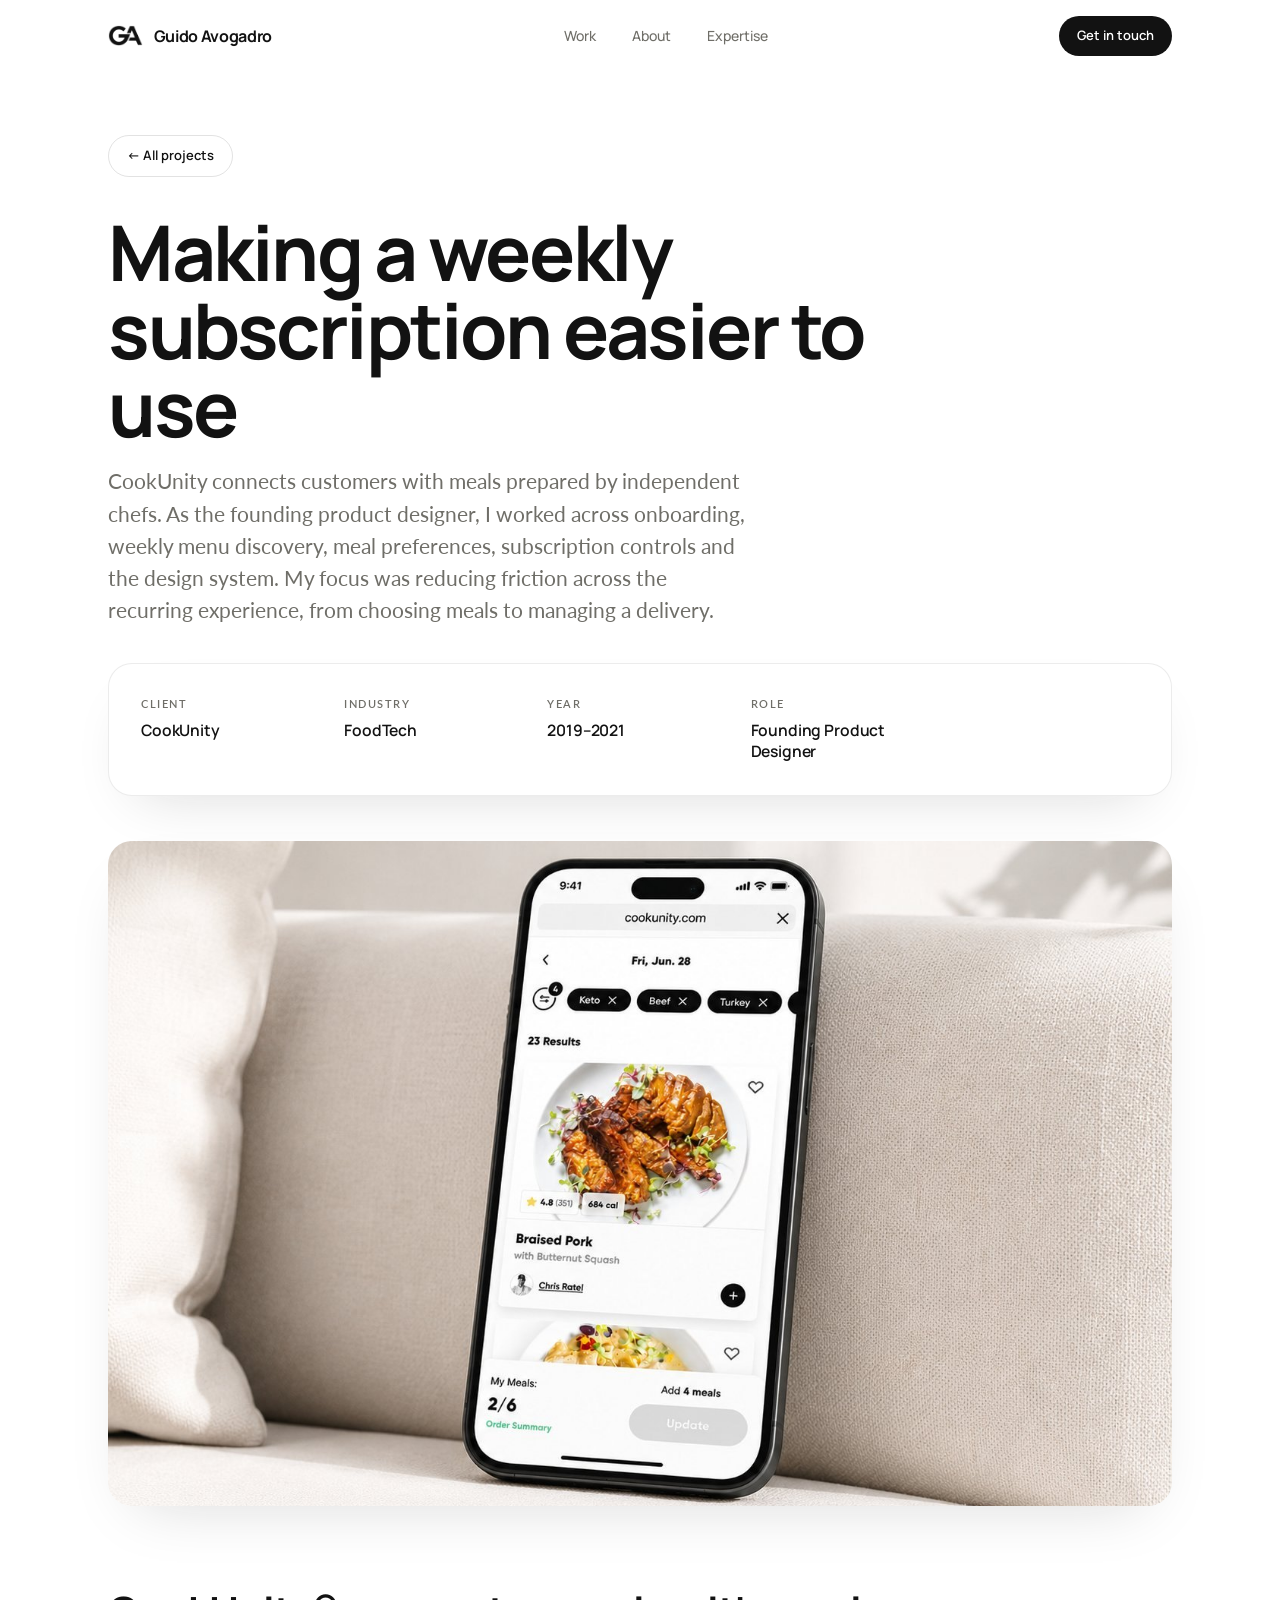
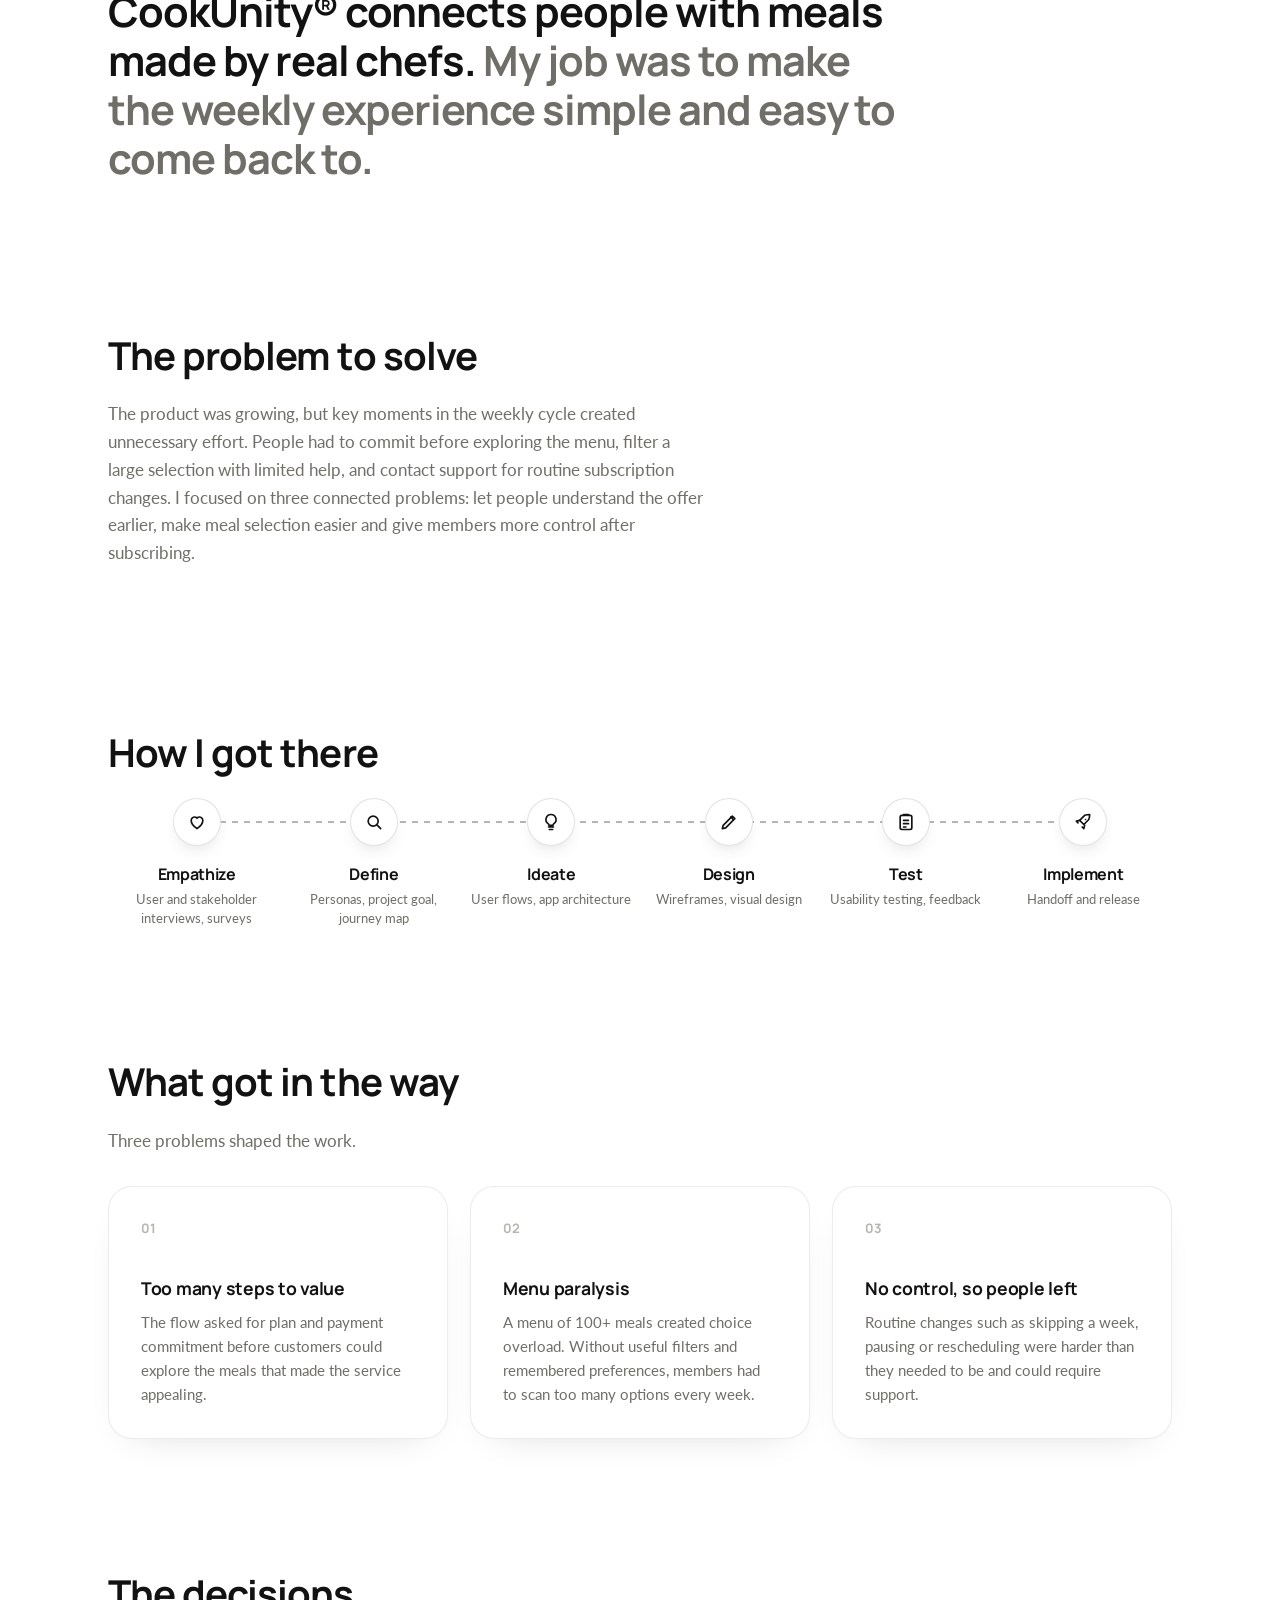
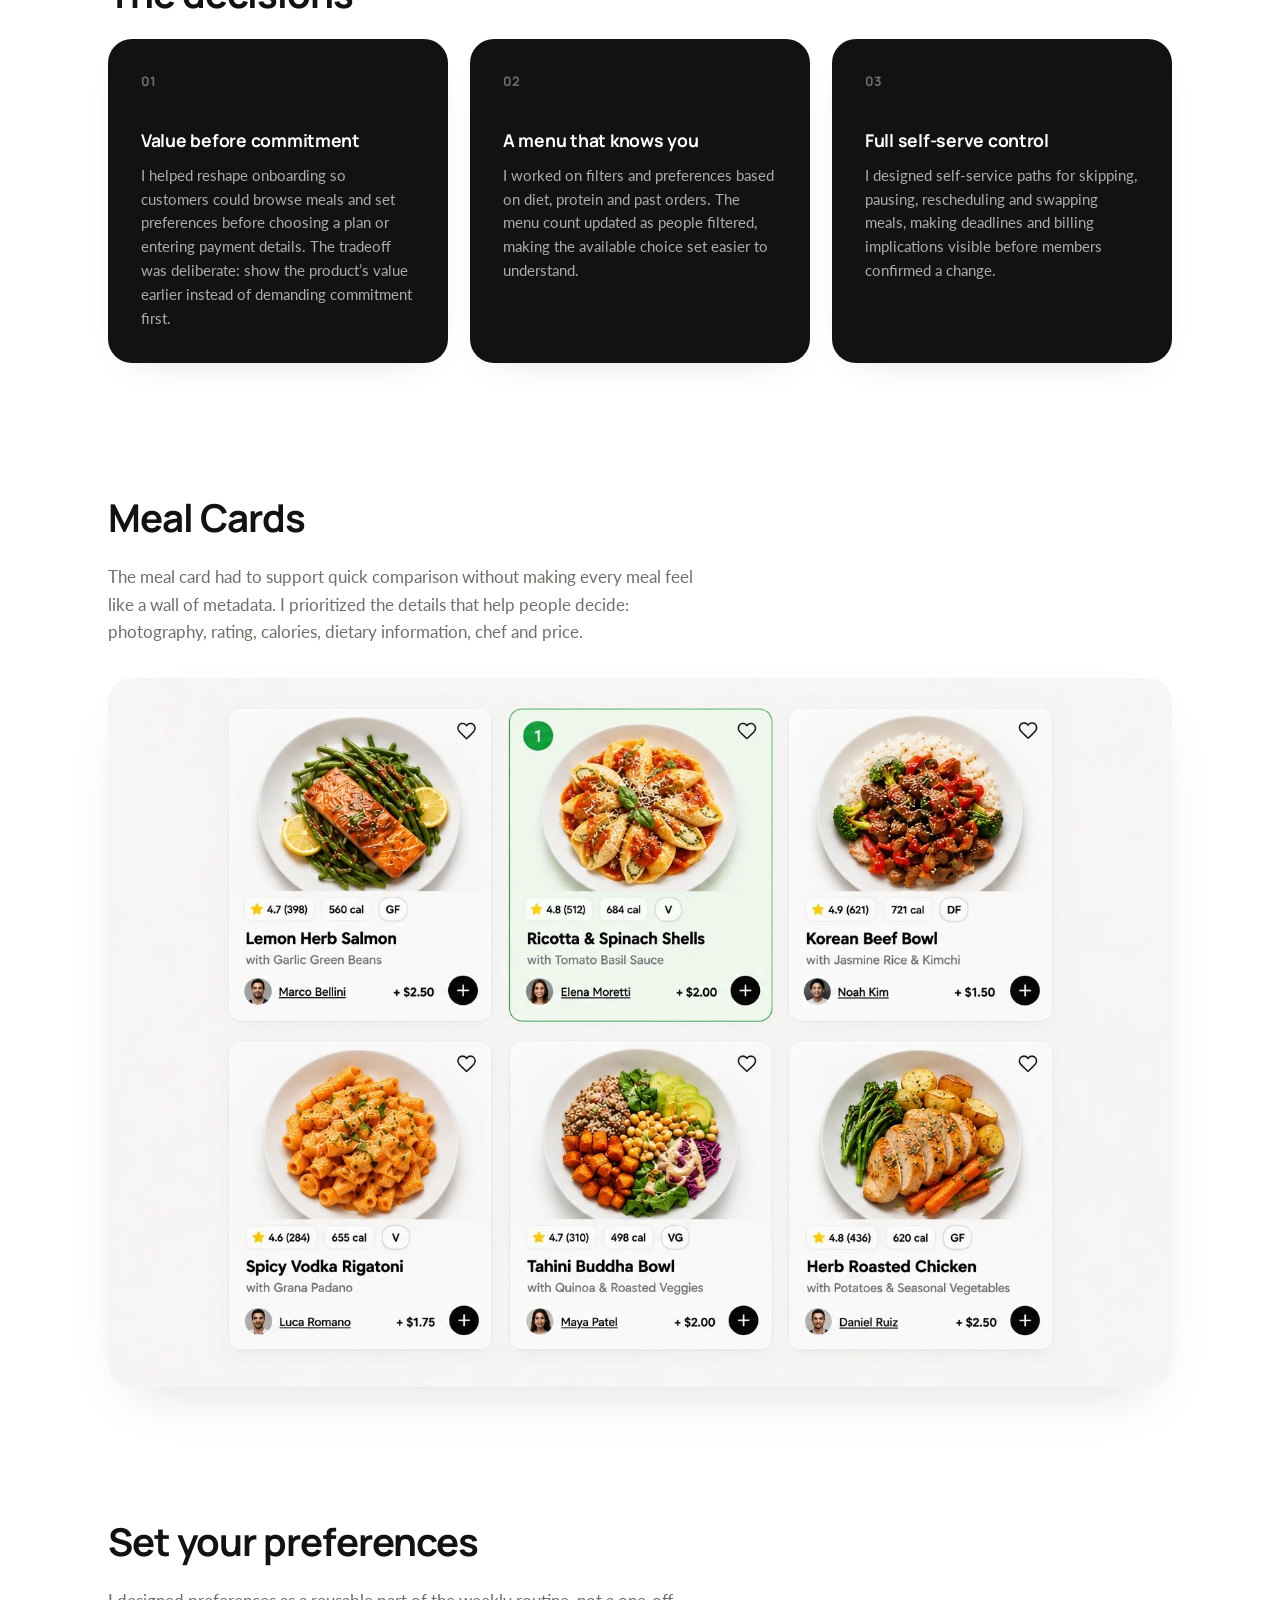
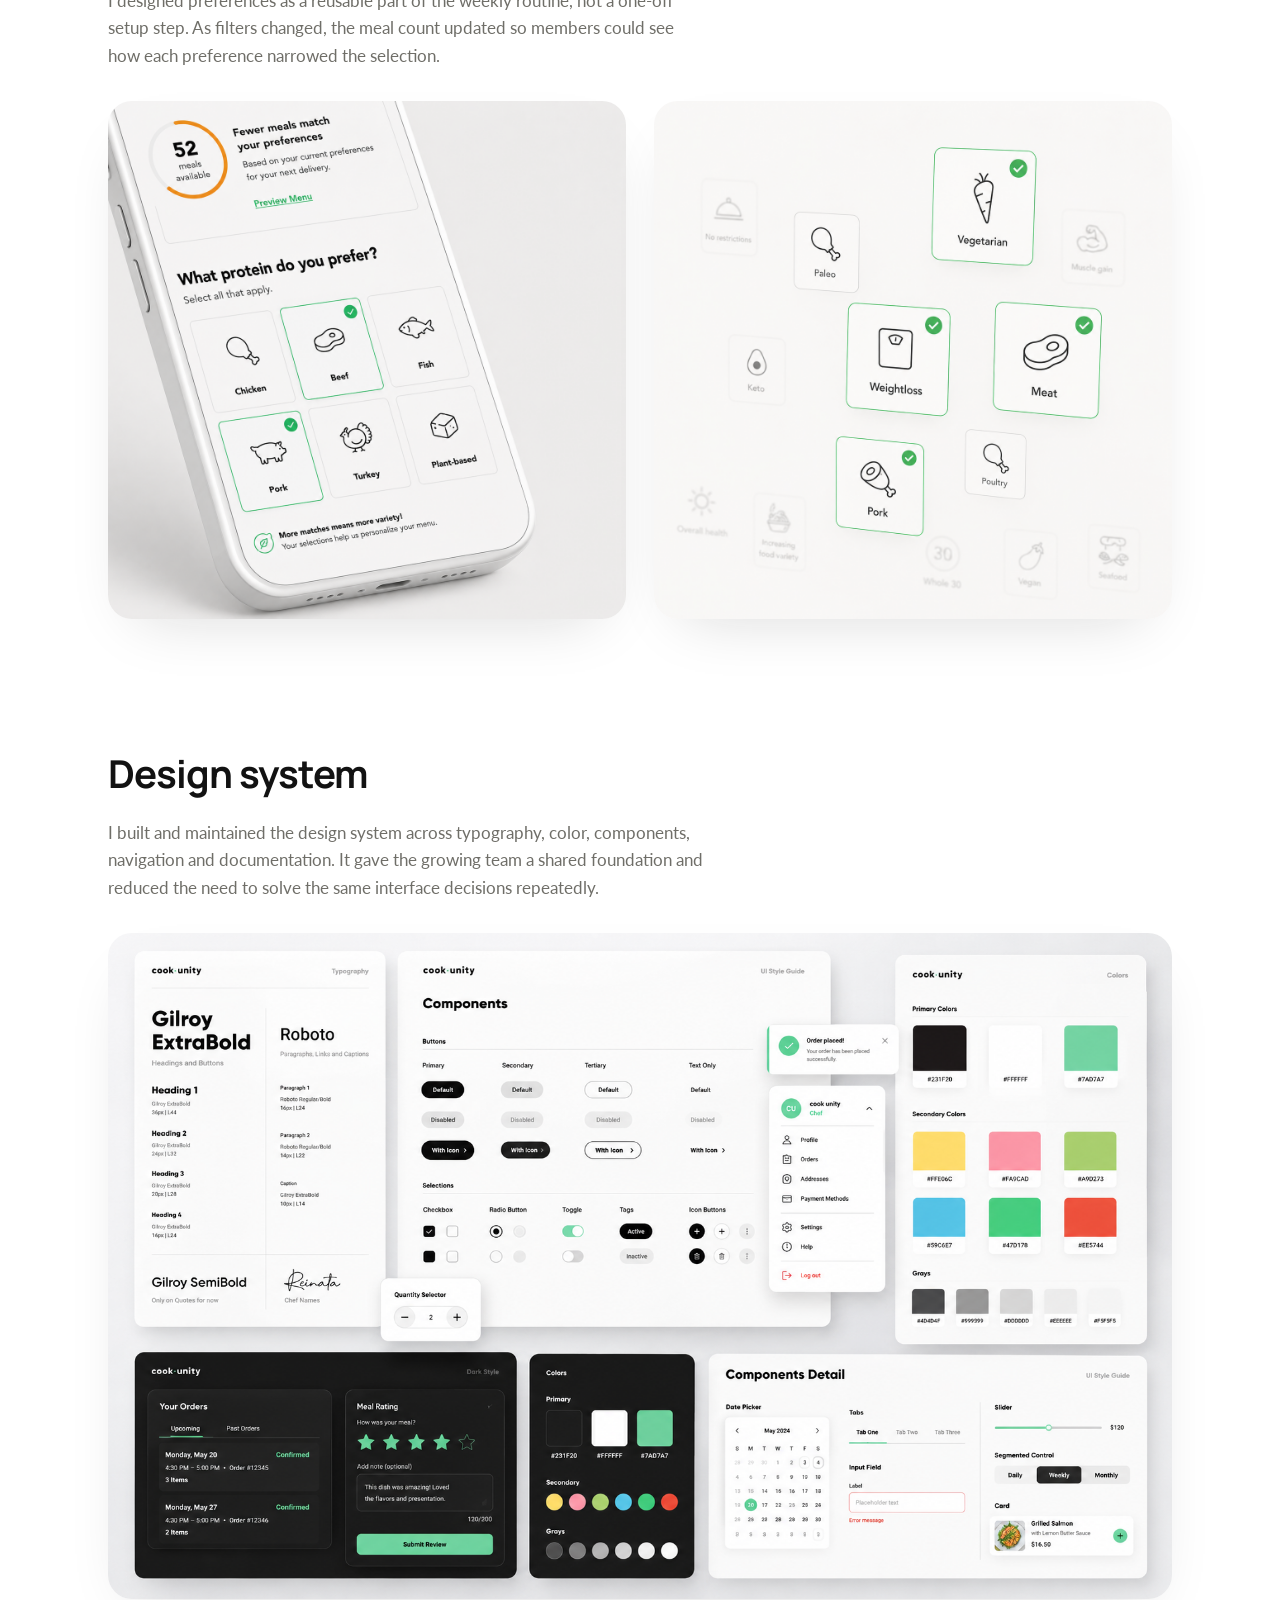
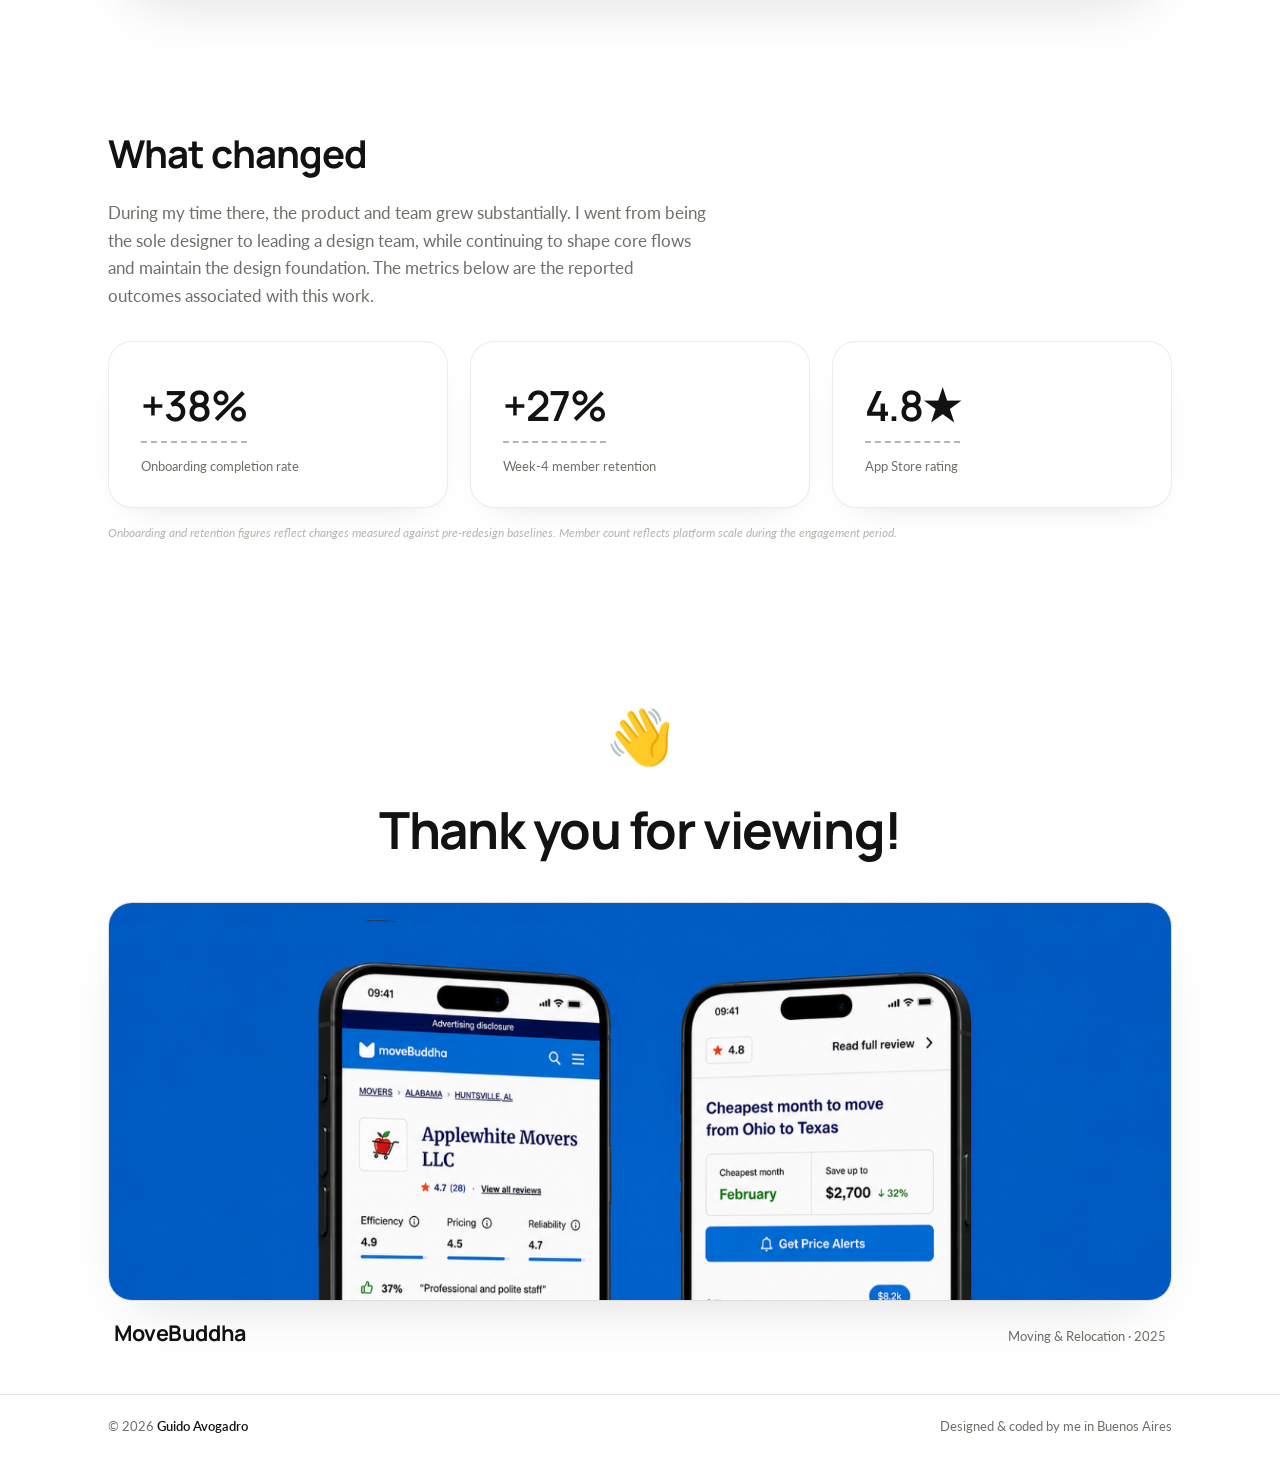
<file: project-1.html>
<!DOCTYPE html>
<html lang="en">
<head>
<meta charset="UTF-8">
<meta name="viewport" content="width=device-width, initial-scale=1.0">
<title>CookUnity — Making a weekly subscription easier to use · Guido Avogadro</title>
<meta name="description" content="Founding product designer for CookUnity, working across onboarding, menu discovery, subscription controls and the design system.">
<meta name="robots" content="noindex, nofollow">
<link rel="preconnect" href="https://fonts.googleapis.com">
<link rel="preconnect" href="https://fonts.gstatic.com" crossorigin>
<link rel="apple-touch-icon" sizes="180x180" href="/apple-touch-icon.png">
<link rel="icon" type="image/png" sizes="32x32" href="favicon-32x32.png">
<link rel="icon" type="image/png" sizes="16x16" href="favicon-16x16.png">
<link href="https://fonts.googleapis.com/css2?family=Manrope:wght@500;600;700;800&family=Lato:wght@400;700&display=swap" rel="stylesheet">
<style>
/* ============================================================
   Guido Avogadro — Portfolio v3 (ngulak-inspired)
   Warm paper ground, big rounded cards, label-slide buttons.
   ============================================================ */
:root{
  --bg:#ffffff;
  --card:#ffffff;
  --ink:#121212;
  --mid:#6f6e68;
  --faint:#b6b5af;
  --line:rgba(18,18,18,.12);
  --line-soft:rgba(18,18,18,.08);
  --ph:#f1f0ec;
  --disp:'Manrope',sans-serif;
  --sans:'Lato',sans-serif;
  --maxw:1240px;
  --pad:clamp(28px,6vw,88px);
  --r:24px;
  --r-sm:14px;
  --sh:0 24px 60px -30px rgba(18,18,18,.18);
  --ease:cubic-bezier(.2,.7,.2,1);
}
*{margin:0;padding:0;box-sizing:border-box}
html{-webkit-text-size-adjust:100%;scroll-behavior:smooth;overflow-x:hidden;width:100%}
body{font-family:var(--sans);background:var(--bg);color:var(--ink);-webkit-font-smoothing:antialiased;line-height:1.5;font-size:16px;overflow-x:hidden;width:100%;min-width:0}
::selection{background:var(--ink);color:var(--bg)}
a{color:inherit;text-decoration:none}
img{max-width:100%;display:block}
button{font:inherit;background:none;border:0;color:inherit;cursor:pointer}
.wrap{max-width:var(--maxw);margin:0 auto;padding-left:28px;padding-right:28px;width:100%}
@media(min-width:600px){.wrap{padding-left:44px;padding-right:44px}}
@media(min-width:900px){.wrap{padding-left:64px;padding-right:64px}}
@media(min-width:1200px){.wrap{padding-left:88px;padding-right:88px}}
:focus-visible{outline:2px solid var(--ink);outline-offset:3px;border-radius:6px}
h1,h2,h3,h4{font-family:var(--disp);font-weight:700;letter-spacing:-.02em}
.btn,.chip,.nav,.logo,.pcard .name,.exp .co,.contact .mail,.skills li,.skills h3,.xcard .xi,.numcard .n,.metric .mv,.pfacts .f .v,.ph .pl{font-family:var(--disp)}

/* ===== buttons (label slides up, duplicate slides in) ===== */
.btn{
  position:relative;display:inline-flex;align-items:center;gap:10px;
  border-radius:100px;padding:14px 26px;font-size:15px;font-weight:600;
  overflow:hidden;transition:background .3s,color .3s,border-color .3s,transform .3s;
}
.btn .lw{position:relative;display:block;overflow:hidden}
.btn .l{display:block;transition:transform .4s var(--ease)}
.btn .l.dup{position:absolute;left:0;top:100%;width:100%}
.btn:hover .l{transform:translateY(-100%)}
.btn:active{transform:scale(.97)}
.btn.dark{background:var(--ink);color:var(--bg)}
.btn.dark:hover{background:#2a2a2a}
.btn.ghost{background:transparent;border:1px solid var(--line)}
.btn.ghost:hover{border-color:var(--ink)}
.btn.sm{padding:10px 18px;font-size:13px}

/* ===== chips / badges ===== */
.chip{
  display:inline-flex;align-items:center;gap:8px;background:var(--card);
  border:1px solid var(--line-soft);border-radius:100px;padding:8px 14px;
  font-size:13px;font-weight:500;box-shadow:0 8px 24px -14px rgba(18,18,18,.25);
}
.chip .dot{position:relative;width:8px;height:8px;border-radius:50%;background:#1c8f4e}
.chip .dot::after{
  content:"";position:absolute;inset:0;border-radius:50%;background:#1c8f4e;
  animation:pulse 2.2s cubic-bezier(.2,.6,.4,1) infinite;
}
@keyframes pulse{
  0%{transform:scale(1);opacity:.65}
  70%{transform:scale(3);opacity:0}
  100%{transform:scale(3);opacity:0}
}
.chip .em{font-size:1rem;line-height:1}

/* ===== nav ===== */
header{position:fixed;top:0;left:0;right:0;z-index:60;transition:background .3s,box-shadow .3s}
header.scrolled{background:rgba(255,255,255,.85);backdrop-filter:blur(14px);box-shadow:0 1px 0 var(--line-soft)}
.nav{display:flex;align-items:center;justify-content:space-between;gap:16px;padding-top:16px;padding-bottom:16px}
.nav .logo{display:flex;align-items:center;gap:11px;font-weight:700;font-size:16px;letter-spacing:-.02em}
.nav .logo .mark{height:21px;width:auto;display:block}
.nav .logo .lname{transition:color .25s}
.nav .logo:hover .lname{color:var(--mid)}
.nav .links{display:flex;gap:clamp(16px,3vw,36px)}
.nav .links a{font-size:14px;font-weight:500;color:var(--mid);transition:color .25s;position:relative}
.nav .links a:hover{color:var(--ink)}
.nav .links a::after{content:"";position:absolute;left:0;bottom:-4px;height:1px;width:0;background:var(--ink);transition:width .3s var(--ease)}
.nav .links a:hover::after{width:100%}

/* ===== placeholders ===== */
.ph{
  position:relative;background:var(--ph);display:flex;flex-direction:column;
  align-items:center;justify-content:center;gap:6px;width:100%;overflow:hidden;
}
.ph .pl{font-weight:600;font-size:clamp(1rem,2vw,1.5rem);letter-spacing:-.01em}
.ph .ps{font-size:10px;text-transform:uppercase;letter-spacing:.16em;color:var(--mid);font-weight:600}
.ph::before,.ph::after{content:"";position:absolute;width:12px;height:12px;border:1px solid var(--faint);opacity:.6}
.ph::before{top:14px;left:14px;border-right:0;border-bottom:0}
.ph::after{bottom:14px;right:14px;border-left:0;border-top:0}

/* ===== hero ===== */
.hero{padding-top:clamp(120px,16vh,180px);padding-bottom:clamp(56px,8vh,96px)}
.hero .grid{display:grid;grid-template-columns:1.25fr .75fr;gap:clamp(28px,5vw,72px);align-items:center}
.hero h1{
  font-size:clamp(2.5rem,5.8vw,4.9rem);line-height:1.05;letter-spacing:-.034em;
  font-weight:700;max-width:20ch;margin-bottom:clamp(24px,4vh,40px);
}
.hero .kick{display:flex;align-items:center;gap:10px;font-family:var(--disp);font-weight:700;font-size:12px;letter-spacing:.05em;text-transform:uppercase;color:var(--mid);margin-bottom:clamp(18px,3vh,28px)}
.hero .kick::before{content:"";width:22px;height:1px;background:var(--ink)}
.hero h1 .soft{color:var(--mid)}
.hero h1 .ln{display:block;overflow:hidden}
.hero h1 .ln>span{display:block;transform:translateY(112%);transition:transform .9s var(--ease)}
.hero.ready h1 .ln:nth-child(1)>span{transition-delay:.05s}
.hero.ready h1 .ln:nth-child(2)>span{transition-delay:.14s}
.hero.ready h1 .ln:nth-child(3)>span{transition-delay:.23s}
.hero.ready h1 .ln>span{transform:translateY(0)}
.hero .ctas{display:flex;gap:12px;flex-wrap:wrap}
.hero .pcardio{position:relative}
.hero .photo{
  position:relative;border-radius:var(--r);overflow:hidden;background:var(--ph);
  aspect-ratio:4/4.6;box-shadow:var(--sh);
  transform:rotate(2deg);transition:transform .6s var(--ease);
}
.hero .pcardio:hover .photo{transform:rotate(0deg)}
.hero .photo img{width:100%;height:100%;object-fit:cover}
.hero .photo .alt2{position:absolute;inset:0;opacity:0}
@media(prefers-reduced-motion:no-preference){
  .hero .photo .alt2{animation:swap 4s linear infinite}
}
@keyframes swap{
  0%,46%{opacity:0}
  50%,96%{opacity:1}
  100%{opacity:0}
}
.hero .photo .pph{position:absolute;inset:0;display:flex;flex-direction:column;align-items:center;justify-content:center;gap:6px;border:1px dashed var(--faint);border-radius:var(--r)}
.hero .photo .pph .a{font-weight:700;font-size:1.2rem}
.hero .photo .pph .b{font-size:11px;text-transform:uppercase;letter-spacing:.14em;color:var(--mid);font-weight:600;text-align:center;line-height:1.7}
.hero .badge1{position:absolute;top:14px;left:14px;z-index:2}
.hero .badge2{position:absolute;bottom:14px;right:14px;z-index:2}

/* ===== section scaffold ===== */
.sec{padding-top:clamp(64px,10vh,120px);padding-bottom:clamp(64px,10vh,120px)}
.sec-head{display:flex;align-items:flex-end;justify-content:space-between;gap:18px;flex-wrap:wrap;margin-bottom:clamp(30px,5vh,52px)}
.sec-head h2{font-size:clamp(1.8rem,3.6vw,2.8rem);letter-spacing:-.025em;line-height:1.05}
.sec-head .sub{color:var(--mid);font-size:15px;max-width:38ch}

/* ===== projects ===== */
.plist{display:grid;grid-template-columns:1fr 1fr;gap:clamp(18px,2.6vw,30px)}
.pcard{display:block;position:relative}
.pcard .media{position:relative;aspect-ratio:4/3.1;overflow:hidden;background:var(--ph);border:1px solid var(--line-soft);border-radius:var(--r);box-shadow:var(--sh)}
.pcard .media .inner{position:absolute;inset:-6% 0;will-change:transform}
.pcard .media .ph{height:100%;border-radius:0}
.pcard .media,.pcard .media .inner{transition:transform .8s var(--ease)}
.pcard:hover .media .inner .ph .pl{transform:scale(1.03)}
.pcard .media .ph .pl{font-size:clamp(1.2rem,2.4vw,1.9rem);transition:transform .8s var(--ease)}
.pcard .media .arrow{
  position:absolute;right:14px;bottom:14px;z-index:2;
  width:44px;height:44px;border-radius:50%;background:var(--ink);color:#fff;
  display:flex;align-items:center;justify-content:center;font-size:17px;
  opacity:0;transform:translateY(8px) rotate(-45deg);transition:.4s var(--ease);
}
.pcard:hover .media .arrow{opacity:1;transform:none}
.pcard .cap{display:flex;justify-content:space-between;align-items:baseline;gap:14px;padding:16px 6px 0}
.pcard .cap .t{font-family:var(--disp);font-weight:700;font-size:clamp(1.05rem,1.8vw,1.35rem);letter-spacing:-.02em}
.pcard .cap .m{font-size:13px;color:var(--mid);text-align:right;white-space:nowrap}

/* ===== logo marquee ===== */
.lmq{overflow:hidden;padding:clamp(8px,1.5vh,16px) 0 clamp(34px,5vh,52px)}
.lmq .track{display:flex;align-items:center;width:max-content;animation:mq 32s linear infinite}
.lmq:hover .track{animation-play-state:paused}
.lmq .li{display:flex;align-items:center;justify-content:center;flex-shrink:0;padding:0 clamp(26px,3.5vw,52px)}
.lmq .li img{height:clamp(20px,2.2vw,28px);width:auto;object-fit:contain;filter:grayscale(1);opacity:.5;transition:opacity .3s,filter .3s}
.lmq .li:hover img{opacity:1}
.lmq .li .fb{font-family:var(--disp);font-weight:700;font-size:clamp(.95rem,1.5vw,1.2rem);letter-spacing:-.015em;color:var(--faint);white-space:nowrap;transition:color .3s}
.lmq .li:hover .fb{color:var(--ink)}

@keyframes mq{to{transform:translateX(-50%)}}

/* ===== about ===== */
.about .grid{display:grid;grid-template-columns:.85fr 1.15fr;gap:clamp(28px,5vw,72px);align-items:center}
.about .pic{border-radius:var(--r);overflow:hidden;box-shadow:var(--sh);aspect-ratio:4/4.4;position:relative}
.about .pic img{width:100%;height:100%;object-fit:cover}
.about h2{font-size:clamp(1.8rem,3.4vw,2.7rem);letter-spacing:-.025em;line-height:1.1;margin-bottom:20px;max-width:18ch}
.about p{color:var(--mid);font-size:1.02rem;line-height:1.65;max-width:54ch}
.about p+p{margin-top:16px}
.about .langs{display:flex;gap:10px;flex-wrap:wrap;margin-top:26px}

/* ===== expertise cards ===== */
.xgrid{display:grid;grid-template-columns:repeat(3,1fr);gap:clamp(14px,2vw,22px)}
.xcard{
  background:var(--card);border:1px solid var(--line-soft);border-radius:var(--r);padding:clamp(24px,3vw,34px);
  box-shadow:0 14px 38px -26px rgba(18,18,18,.22);
  transition:transform .45s var(--ease),box-shadow .45s var(--ease);
}
.xcard:hover{transform:translateY(-6px);box-shadow:var(--sh)}
.xcard .xic{
  width:48px;height:48px;border-radius:13px;background:var(--ph);
  display:flex;align-items:center;justify-content:center;
  margin-bottom:clamp(28px,5vh,52px);color:var(--ink);
  transition:background .35s,color .35s;
}
.xcard:hover .xic{background:var(--ink);color:#fff}
.ic{width:24px;height:24px;display:block}
.ic *{transform-box:fill-box;transform-origin:center}
/* 01 bars: grow on hover */
.ic-bars rect{transform-origin:center bottom}
.xcard:hover .ic-bars .b1{animation:barUp .55s var(--ease) both}
.xcard:hover .ic-bars .b2{animation:barUp .55s var(--ease) .08s both}
.xcard:hover .ic-bars .b3{animation:barUp .55s var(--ease) .16s both}
@keyframes barUp{from{transform:scaleY(.3)}to{transform:scaleY(1)}}
/* 02 loop: full spin */
.xcard:hover .ic-loop{animation:spin .8s var(--ease) both}
@keyframes spin{to{transform:rotate(360deg)}}
/* 03 grid: pop stagger */
.xcard:hover .ic-grid .g1{animation:pop .45s var(--ease) both}
.xcard:hover .ic-grid .g2{animation:pop .45s var(--ease) .07s both}
.xcard:hover .ic-grid .g3{animation:pop .45s var(--ease) .14s both}
.xcard:hover .ic-grid .g4{animation:pop .45s var(--ease) .21s both}
@keyframes pop{0%{transform:scale(.55)}70%{transform:scale(1.12)}100%{transform:scale(1)}}
/* 04 magnifier: scan */
.xcard:hover .ic-mag{animation:scan .9s var(--ease) both}
@keyframes scan{0%{transform:translate(0,0)}30%{transform:translate(-2.5px,-2.5px)}65%{transform:translate(2.5px,2px)}100%{transform:translate(0,0)}}
/* 05 rows: slide stagger */
.xcard:hover .ic-rows .r1{animation:row .5s var(--ease) both}
.xcard:hover .ic-rows .r2{animation:row .5s var(--ease) .08s both}
.xcard:hover .ic-rows .r3{animation:row .5s var(--ease) .16s both}
@keyframes row{0%{transform:translateX(-5px);opacity:.3}100%{transform:none;opacity:1}}
/* 06 code: brackets part, slash tilts */
.ic-code .lb,.ic-code .rb,.ic-code .sl{transition:transform .4s var(--ease)}
.xcard:hover .ic-code .lb{transform:translateX(-2.5px)}
.xcard:hover .ic-code .rb{transform:translateX(2.5px)}
.xcard:hover .ic-code .sl{transform:rotate(8deg)}
.xcard h3{font-size:1.15rem;margin-bottom:10px;letter-spacing:-.015em}
.xcard p{color:var(--mid);font-size:.94rem;line-height:1.6}

/* ===== skills — typographic index, no pills ===== */
.skills{background:var(--card);border:1px solid var(--line-soft);border-radius:var(--r);padding:clamp(26px,4vw,52px);box-shadow:var(--sh)}
.skills .cols{display:grid;grid-template-columns:repeat(3,1fr);gap:clamp(26px,4vw,60px)}
.skills h3{font-size:.85rem;text-transform:uppercase;letter-spacing:.14em;color:var(--mid);font-weight:600;padding-bottom:14px;border-bottom:1px solid var(--ink);margin-bottom:6px}
.skills ol{list-style:none;counter-reset:sk}
.skills li{
  counter-increment:sk;display:flex;align-items:baseline;gap:14px;
  padding:13px 0;border-bottom:1px solid var(--line-soft);
  font-size:1.02rem;font-weight:500;letter-spacing:-.01em;
  transition:padding-left .3s var(--ease);
}
.skills li::before{content:counter(sk,decimal-leading-zero);font-size:11px;color:var(--faint);font-variant-numeric:tabular-nums;font-weight:600}
@media(hover:hover){.skills li:hover{padding-left:8px}}
.skills li:last-child{border-bottom:0}

/* ===== experience ===== */
.exp .row{
  display:grid;grid-template-columns:auto 1.1fr 1fr auto;gap:16px;align-items:center;
  padding:clamp(16px,2.4vh,24px) 0;border-bottom:1px solid var(--line);
  transition:padding-left .3s var(--ease);
}
.exp .ico{
  width:48px;height:48px;border-radius:13px;background:#fff;
  border:1px solid var(--line-soft);
  box-shadow:0 1px 2px rgba(18,18,18,.08),0 8px 20px -10px rgba(18,18,18,.28);
  display:flex;align-items:center;justify-content:center;overflow:hidden;flex-shrink:0;
  transition:transform .35s var(--ease),box-shadow .35s var(--ease);
}
.exp .row:hover .ico{transform:scale(1.06);box-shadow:0 2px 3px rgba(18,18,18,.08),0 14px 28px -12px rgba(18,18,18,.35)}
.exp .ico img{width:100%;height:100%;object-fit:cover}
.exp .ico .ini{font-family:var(--disp);font-weight:800;font-size:15px;letter-spacing:-.02em;color:var(--mid)}
.exp .row:first-of-type{border-top:1px solid var(--line)}
@media(hover:hover){.exp .row:hover{padding-left:10px}}
.exp .co{font-weight:600;font-size:clamp(1.05rem,2vw,1.4rem);letter-spacing:-.015em}
.exp .rl{color:var(--mid);font-size:.95rem}
.exp .yr{color:var(--mid);font-size:13px;font-variant-numeric:tabular-nums;white-space:nowrap}

/* ===== contact ===== */
.contact{text-align:center;padding-top:clamp(80px,13vh,150px);padding-bottom:clamp(80px,13vh,150px)}
.contact .chip{margin-bottom:24px}
.contact h2{font-size:clamp(2.2rem,6vw,4.4rem);letter-spacing:-.03em;line-height:1.02;margin-bottom:16px}
.contact .sub{color:var(--mid);max-width:44ch;margin:0 auto clamp(28px,4vh,44px)}
.contact .mailrow{
  display:inline-flex;align-items:center;gap:14px;flex-wrap:wrap;justify-content:center;
  background:var(--card);border:1px solid var(--line-soft);border-radius:100px;padding:10px 10px 10px 26px;box-shadow:var(--sh);
}
.contact .mail{font-size:clamp(1.05rem,2.4vw,1.5rem);font-weight:600;letter-spacing:-.015em}
.contact .copybtn{position:relative}
.contact .copybtn .ok{position:absolute;inset:0;display:flex;align-items:center;justify-content:center;background:var(--ink);color:var(--bg);border-radius:100px;opacity:0;transition:opacity .25s}
.contact .copybtn.copied .ok{opacity:1}
.contact .note{margin-top:18px;font-size:13px;color:var(--mid)}

/* ===== footer ===== */
footer{border-top:1px solid var(--line)}
footer .fin{display:flex;justify-content:space-between;align-items:center;gap:14px;flex-wrap:wrap;padding-top:22px;padding-bottom:22px;font-size:13px;color:var(--mid)}
footer .fin b{color:var(--ink);font-weight:600}

/* ============================================================
   PROJECT TEMPLATE (single portfolio)
   ============================================================ */
.progress{position:fixed;top:0;left:0;height:2px;width:100%;z-index:70;pointer-events:none}
.progress .pb{height:100%;background:var(--ink);transform-origin:left;transform:scaleX(0)}

.phero{padding-top:clamp(110px,15vh,160px);padding-bottom:clamp(36px,5vh,56px)}
.phero .back{margin-bottom:clamp(26px,4vh,40px);display:inline-flex}
.phero h1{font-size:clamp(2.4rem,6vw,5rem);letter-spacing:-.032em;line-height:1.02;max-width:16ch;margin-bottom:18px}
.phero .lede{color:var(--mid);font-size:clamp(1.05rem,1.8vw,1.3rem);line-height:1.55;max-width:54ch}
.pfacts{
  display:grid;grid-template-columns:repeat(5,1fr);gap:18px;
  background:var(--card);border:1px solid var(--line-soft);border-radius:var(--r);padding:clamp(20px,3vw,32px);
  box-shadow:var(--sh);margin-top:clamp(28px,4vh,44px);
}
.pfacts .f .k{font-size:11px;text-transform:uppercase;letter-spacing:.14em;color:var(--mid);font-weight:600;margin-bottom:8px}
.pfacts .f .v{font-weight:600;font-size:.98rem;letter-spacing:-.01em;line-height:1.35}

.pimg{border-radius:var(--r);overflow:hidden;box-shadow:var(--sh)}
.pimg img{width:100%;height:100%;object-fit:cover;display:block}
.pimg.tall img{aspect-ratio:16/10}
.pimg .ph{aspect-ratio:16/9}
.pimg.tall .ph{aspect-ratio:16/10}
.two{display:grid;grid-template-columns:1fr 1fr;gap:clamp(16px,2.4vw,28px)}
.two .pimg .ph{aspect-ratio:1/1}
.gap{margin-top:clamp(16px,2.4vw,28px)}

.pstmt{padding-top:clamp(56px,9vh,100px);padding-bottom:clamp(56px,9vh,100px)}
.pstmt h2{font-size:clamp(1.6rem,3.4vw,2.6rem);letter-spacing:-.025em;line-height:1.18;max-width:30ch}
.pstmt h2 .soft{color:var(--mid)}

.psec{padding-top:clamp(48px,7vh,88px);padding-bottom:clamp(48px,7vh,88px)}
.psec h2{font-size:clamp(1.6rem,3.2vw,2.4rem);letter-spacing:-.025em;margin-bottom:16px}
.psec .desc{color:var(--mid);font-size:1.05rem;line-height:1.65;max-width:60ch;margin-bottom:clamp(24px,3.5vh,36px)}

.numgrid{display:grid;grid-template-columns:repeat(3,1fr);gap:clamp(14px,2vw,22px)}
.numcard{background:var(--card);border:1px solid var(--line-soft);border-radius:var(--r);padding:clamp(22px,3vw,32px);box-shadow:0 14px 38px -26px rgba(18,18,18,.22)}
.numcard .n{font-size:13px;font-weight:700;color:var(--faint);margin-bottom:clamp(22px,4vh,40px)}
.numcard h3{font-size:1.1rem;margin-bottom:10px;letter-spacing:-.015em}
.numcard p{color:var(--mid);font-size:.93rem;line-height:1.6}
.numcard.sol{background:var(--ink);color:var(--bg)}
.numcard.sol .n{color:rgba(255,255,255,.4)}
.numcard.sol p{color:rgba(255,255,255,.65)}

.metrics{display:grid;grid-template-columns:repeat(3,1fr);gap:clamp(14px,2vw,22px)}
.metric{background:var(--card);border:1px solid var(--line-soft);border-radius:var(--r);padding:clamp(22px,3vw,32px);box-shadow:0 14px 38px -26px rgba(18,18,18,.22)}
.metric .mv{font-size:clamp(1.8rem,3.4vw,2.6rem);font-weight:600;letter-spacing:-.025em;display:inline-block;border-bottom:2px dashed var(--faint);padding-bottom:4px;margin-bottom:14px}
.metric .ml{font-size:13px;color:var(--mid);line-height:1.45}
.mnote{font-size:12px;color:var(--faint);margin-top:16px;font-style:italic}

.thanks{text-align:center;padding-top:clamp(64px,10vh,120px);padding-bottom:clamp(30px,5vh,56px)}
.thanks .em{font-size:clamp(2rem,5vw,3.4rem);margin-bottom:14px;display:block}
.thanks h2{font-size:clamp(1.8rem,4.4vw,3.2rem);letter-spacing:-.028em;margin-bottom:34px}
.thanks .pcard{text-align:left}
.pcard.wide .media{aspect-ratio:16/6}

/* ===== reveal ===== */
.rv{opacity:0;transform:translateY(26px);transition:opacity .9s var(--ease),transform .9s var(--ease)}
.rv.in{opacity:1;transform:none}
.rv.d1{transition-delay:.08s}.rv.d2{transition-delay:.16s}.rv.d3{transition-delay:.24s}

/* ===== responsive ===== */
@media(max-width:960px){
  .xgrid,.numgrid,.metrics{grid-template-columns:1fr 1fr}
  .skills .cols{grid-template-columns:1fr}
  .pfacts{grid-template-columns:repeat(2,1fr)}
}
@media(max-width:760px){
  .hero .grid{grid-template-columns:1fr}
  .hero .pcardio{max-width:420px}
  .about .grid{grid-template-columns:1fr}
  .about .pic{max-width:420px}
  .nav .links{display:none}
  .plist{grid-template-columns:1fr}
  .pcard .media{aspect-ratio:4/3.1}
  .pcard.wide .media{aspect-ratio:16/9}
  .exp .row{grid-template-columns:auto 1fr auto;grid-template-areas:"ico co yr" "ico rl yr";row-gap:2px}
  .exp .ico{grid-area:ico;width:42px;height:42px;border-radius:11px}
  .exp .co{grid-area:co}.exp .rl{grid-area:rl}.exp .yr{grid-area:yr}
}
@media(max-width:560px){
  .xgrid,.numgrid,.metrics,.two{grid-template-columns:1fr}
  .pfacts{grid-template-columns:1fr 1fr}
  .contact .mailrow{border-radius:var(--r);flex-direction:column;align-items:stretch;padding:16px}
}
@media(prefers-reduced-motion:reduce){
  *{animation-duration:.001ms!important;transition-duration:.001ms!important;scroll-behavior:auto}
  .rv{opacity:1;transform:none}
  .hero h1 .ln>span{transform:none}
}


/* ============================================================
   Mobile-first safeguards
   ============================================================ */
/* never let any media or card exceed the padded container */
.wrap img,.wrap .ph,.wrap .pimg,.wrap .pcard,.wrap .skills{max-width:100%}
@media(max-width:760px){
  .hero{padding-top:clamp(104px,14vh,130px)}
  .hero .ctas .btn{flex:1;justify-content:center;min-width:150px}
  .sec{padding-top:clamp(56px,8vh,80px);padding-bottom:clamp(56px,8vh,80px)}
  .skills{padding:22px}
  .pfacts{padding:20px;gap:16px}
  .xcard{padding:22px}
  .about .pic{margin:0 auto}
  .phero h1{font-size:clamp(2rem,9vw,2.8rem)}
  .contact h2{font-size:clamp(2rem,9vw,2.8rem)}
}

/* process strip */
.steps{display:grid;grid-template-columns:repeat(6,1fr);gap:0;counter-reset:st;position:relative}
.steps::before{content:"";position:absolute;left:8.3%;right:8.3%;top:23px;height:2px;background:repeating-linear-gradient(90deg,var(--faint) 0 6px,transparent 6px 12px)}
.step{text-align:center;padding:0 8px;position:relative}
.step .dot{width:48px;height:48px;border-radius:50%;margin:0 auto 16px;background:#fff;border:1px solid var(--line);display:flex;align-items:center;justify-content:center;color:var(--ink);box-shadow:0 8px 20px -12px rgba(18,18,18,.3);position:relative;z-index:1;transition:background .4s,color .4s,transform .4s var(--ease)}
.step .dot svg{width:20px;height:20px}
.step h3{font-size:1rem;margin-bottom:4px}
.step p{font-size:13px;color:var(--mid);line-height:1.45}
.steps.in .step .dot{animation:stepOn .5s var(--ease) both}
.steps.in .step:nth-child(1) .dot{animation-delay:.1s}.steps.in .step:nth-child(2) .dot{animation-delay:.25s}.steps.in .step:nth-child(3) .dot{animation-delay:.4s}.steps.in .step:nth-child(4) .dot{animation-delay:.55s}.steps.in .step:nth-child(5) .dot{animation-delay:.7s}
@keyframes stepOn{0%{transform:scale(.7)}60%{transform:scale(1.1);background:var(--ink);color:#fff}100%{transform:scale(1)}}
.steps.in .step:nth-child(6) .dot{animation-delay:.85s}
@media(max-width:960px) and (min-width:761px){.steps{grid-template-columns:repeat(3,1fr);row-gap:28px}.steps::before{display:none}}
@media(max-width:760px){.steps{grid-template-columns:1fr;gap:18px}.steps::before{left:23px;right:auto;top:10px;bottom:10px;width:2px;height:auto;background:repeating-linear-gradient(180deg,var(--faint) 0 6px,transparent 6px 12px)}.step{display:grid;grid-template-columns:48px 1fr;column-gap:16px;text-align:left;padding:0}.step .dot{margin:0;grid-row:span 2}}
@media(prefers-reduced-motion:reduce){.steps.in .step .dot{animation:none}}
</style>
</head>
<body id="top">

<div class="progress" aria-hidden="true"><div class="pb" id="pb"></div></div>

<header id="hd">
  <div class="wrap nav">
    <a class="logo" href="index.html"><img class="mark" src="ga-logo.png" alt="GA"><span class="lname">Guido Avogadro</span></a>
    <nav class="links">
      <a href="index.html#work">Work</a>
      <a href="index.html#about">About</a>
      <a href="index.html#expertise">Expertise</a>
    </nav>
    <a class="btn dark sm" href="index.html#contact"><span class="lw"><span class="l">Get in touch</span><span class="l dup">Get in touch</span></span></a>
  </div>
</header>

<main>

  <!-- HERO -->
  <section class="phero wrap">
    <a class="btn ghost sm back" href="index.html#work"><span class="lw"><span class="l">&larr; All projects</span><span class="l dup">&larr; All projects</span></span></a>
    <h1 class="rv">Making a weekly subscription easier to use</h1>
    <p class="lede rv d1">CookUnity connects customers with meals prepared by independent chefs. As the founding product designer, I worked across onboarding, weekly menu discovery, meal preferences, subscription controls and the design system. My focus was reducing friction across the recurring experience, from choosing meals to managing a delivery.</p>
    <div class="pfacts rv d2">
      <div class="f"><div class="k">Client</div><div class="v">CookUnity</div></div>
      <div class="f"><div class="k">Industry</div><div class="v">FoodTech</div></div>
      <div class="f"><div class="k">Year</div><div class="v">2019&ndash;2021</div></div>
      <div class="f"><div class="k">Role</div><div class="v">Founding Product Designer</div></div>

    </div>
  </section>

  <!-- HERO IMAGE -->
  <section class="wrap rv">
    <div class="pimg tall"><img src="cu-hero.jpg" alt="CookUnity weekly menu on mobile"></div>
  </section>

  <!-- BIG STATEMENT -->
  <section class="pstmt wrap">
    <h2 class="rv">CookUnity&reg; connects people with meals made by real chefs. <span class="soft">My job was to make the weekly experience simple and easy to come back to.</span></h2>
  </section>

  <!-- PROJECT GOAL -->
  <section class="psec wrap">
    <h2 class="rv">The problem to solve</h2>
    <p class="desc rv d1">The product was growing, but key moments in the weekly cycle created unnecessary effort. People had to commit before exploring the menu, filter a large selection with limited help, and contact support for routine subscription changes. I focused on three connected problems: let people understand the offer earlier, make meal selection easier and give members more control after subscribing.</p>
  </section>

  <!-- PROCESS -->
  <section class="psec wrap">
    <h2 class="rv">How I got there</h2>
    <div class="steps rv d2">
      <div class="step"><span class="dot"><svg viewBox="0 0 24 24" fill="none" stroke="currentColor" stroke-width="2" stroke-linecap="round" stroke-linejoin="round"><path d="M12 20s-7-4.4-7-10a4 4 0 0 1 7-2.6A4 4 0 0 1 19 10c0 5.6-7 10-7 10z"/></svg></span><h3>Empathize</h3><p>User and stakeholder interviews, surveys</p></div>
      <div class="step"><span class="dot"><svg viewBox="0 0 24 24" fill="none" stroke="currentColor" stroke-width="2" stroke-linecap="round" stroke-linejoin="round"><circle cx="11" cy="11" r="6"/><path d="m20 20-4.5-4.5"/></svg></span><h3>Define</h3><p>Personas, project goal, journey map</p></div>
      <div class="step"><span class="dot"><svg viewBox="0 0 24 24" fill="none" stroke="currentColor" stroke-width="2" stroke-linecap="round" stroke-linejoin="round"><path d="M9 18h6M10 21h4M12 3a6 6 0 0 0-3.5 10.9c.6.5 1 1.2 1 2.1h5c0-.9.4-1.6 1-2.1A6 6 0 0 0 12 3z"/></svg></span><h3>Ideate</h3><p>User flows, app architecture</p></div>
      <div class="step"><span class="dot"><svg viewBox="0 0 24 24" fill="none" stroke="currentColor" stroke-width="2" stroke-linecap="round" stroke-linejoin="round"><path d="M4 20l4-1 11-11-3-3L5 16z"/><path d="M14 6l3 3"/></svg></span><h3>Design</h3><p>Wireframes, visual design</p></div>
      <div class="step"><span class="dot"><svg viewBox="0 0 24 24" fill="none" stroke="currentColor" stroke-width="2" stroke-linecap="round" stroke-linejoin="round"><rect x="5" y="4" width="14" height="17" rx="2"/><path d="M9 4V3h6v1M9 10h6M9 14h6M9 18h3"/></svg></span><h3>Test</h3><p>Usability testing, feedback</p></div>
      <div class="step"><span class="dot"><svg viewBox="0 0 24 24" fill="none" stroke="currentColor" stroke-width="2" stroke-linecap="round" stroke-linejoin="round"><path d="M14 4c3-1 6-1 6-1s0 3-1 6l-6 6-5-5z"/><path d="M8 10l-4 1 2 2M14 16l-1 4-2-2M15 9h.01"/></svg></span><h3>Implement</h3><p>Handoff and release</p></div>
    </div>
  </section>

  <!-- PROBLEMS -->
  <section class="psec wrap">
    <h2 class="rv">What got in the way</h2>
    <p class="desc rv d1">Three problems shaped the work.</p>
    <div class="numgrid">
      <div class="numcard rv"><div class="n">01</div><h3>Too many steps to value</h3><p>The flow asked for plan and payment commitment before customers could explore the meals that made the service appealing.</p></div>
      <div class="numcard rv d1"><div class="n">02</div><h3>Menu paralysis</h3><p>A menu of 100+ meals created choice overload. Without useful filters and remembered preferences, members had to scan too many options every week.</p></div>
      <div class="numcard rv d2"><div class="n">03</div><h3>No control, so people left</h3><p>Routine changes such as skipping a week, pausing or rescheduling were harder than they needed to be and could require support.</p></div>
    </div>
  </section>

  <!-- SOLUTIONS -->
  <section class="psec wrap">
    <h2 class="rv">The decisions</h2>
    <div class="numgrid">
      <div class="numcard sol rv"><div class="n">01</div><h3>Value before commitment</h3><p>I helped reshape onboarding so customers could browse meals and set preferences before choosing a plan or entering payment details. The tradeoff was deliberate: show the product’s value earlier instead of demanding commitment first.</p></div>
      <div class="numcard sol rv d1"><div class="n">02</div><h3>A menu that knows you</h3><p>I worked on filters and preferences based on diet, protein and past orders. The menu count updated as people filtered, making the available choice set easier to understand.</p></div>
      <div class="numcard sol rv d2"><div class="n">03</div><h3>Full self-serve control</h3><p>I designed self-service paths for skipping, pausing, rescheduling and swapping meals, making deadlines and billing implications visible before members confirmed a change.</p></div>
    </div>
  </section>

  <!-- MENU & FILTERING -->
  <section class="psec wrap">
    <h2 class="rv">Meal Cards</h2>
    <p class="desc rv d1">The meal card had to support quick comparison without making every meal feel like a wall of metadata. I prioritized the details that help people decide: photography, rating, calories, dietary information, chef and price.</p>
    <div class="pimg rv d2"><img src="cu-meal-cards.jpg" alt="CookUnity meal cards in a grid showing photo, rating, calories, dietary tag, chef and price"></div>
  </section>

  <!-- Menu & filtering -->
  <section class="psec wrap">
    <h2 class="rv">Set your preferences</h2>
    <p class="desc rv d1">I designed preferences as a reusable part of the weekly routine, not a one-off setup step. As filters changed, the meal count updated so members could see how each preference narrowed the selection.</p>
    <div class="two rv d2">
      <div class="pimg"><img src="cu-detail-4.png" alt="CookUnity meal cards"></div>
      <div class="pimg"><img src="cu-detail-5.png" alt="CookUnity dietary preferences"></div>
    </div>
  </section>

  <!-- DESIGN SYSTEM -->
  <section class="psec wrap">
    <h2 class="rv">Design system</h2>
    <p class="desc rv d1">I built and maintained the design system across typography, color, components, navigation and documentation. It gave the growing team a shared foundation and reduced the need to solve the same interface decisions repeatedly.</p>
    <div class="pimg rv d2"><img src="cu-detail-6.png" alt="CookUnity design system: typography, components and color palette"></div>
  </section>

  <!-- IMPACT -->
  <section class="psec wrap">
    <h2 class="rv">What changed</h2>
    <p class="desc rv d1">During my time there, the product and team grew substantially. I went from being the sole designer to leading a design team, while continuing to shape core flows and maintain the design foundation. The metrics below are the reported outcomes associated with this work.</p>
    <div class="metrics">
      <div class="metric rv"><span class="mv">+38%</span><div class="ml">Onboarding completion rate</div></div>
      <div class="metric rv d1"><span class="mv">+27%</span><div class="ml">Week-4 member retention</div></div>
      <div class="metric rv d2"><span class="mv">4.8★</span><div class="ml">App Store rating</div></div>
    </div>
    <p class="mnote">Onboarding and retention figures reflect changes measured against pre-redesign baselines. Member count reflects platform scale during the engagement period.</p>
  </section>

  <!-- THANKS + NEXT -->
  <section class="thanks wrap">
    <span class="em rv">&#128075;</span>
    <h2 class="rv d1">Thank you for viewing!</h2>
    <a class="pcard wide rv d2" href="project-2.html">
      <div class="media">
        <div class="inner"><img src="mb-home.jpg" alt="CookUnity design system: typography, components and color palette"></div>
        <span class="arrow">&rarr;</span>
      </div>
      <div class="cap"><span class="t">MoveBuddha</span><span class="m">Moving & Relocation
 &middot; 2025</span></div>
    </a>
  </section>

</main>

<footer>
  <div class="wrap fin">
    <span>&copy; 2026 <b>Guido Avogadro</b></span>
    <span>Designed &amp; coded by me in Buenos Aires</span>
  </div>
</footer>

<script>
var hd=document.getElementById('hd'),pb=document.getElementById('pb');
addEventListener('scroll',function(){
  hd.classList.toggle('scrolled',scrollY>40);
  var max=document.documentElement.scrollHeight-innerHeight;
  pb.style.transform='scaleX('+(max>0?Math.min(scrollY/max,1):0)+')';
},{passive:true});
var io=new IntersectionObserver(function(es){es.forEach(function(e){if(e.isIntersecting){e.target.classList.add('in');io.unobserve(e.target)}})},{threshold:.1});
document.querySelectorAll('.rv').forEach(function(el){io.observe(el)});
</script>
</body>
</html>
</file>
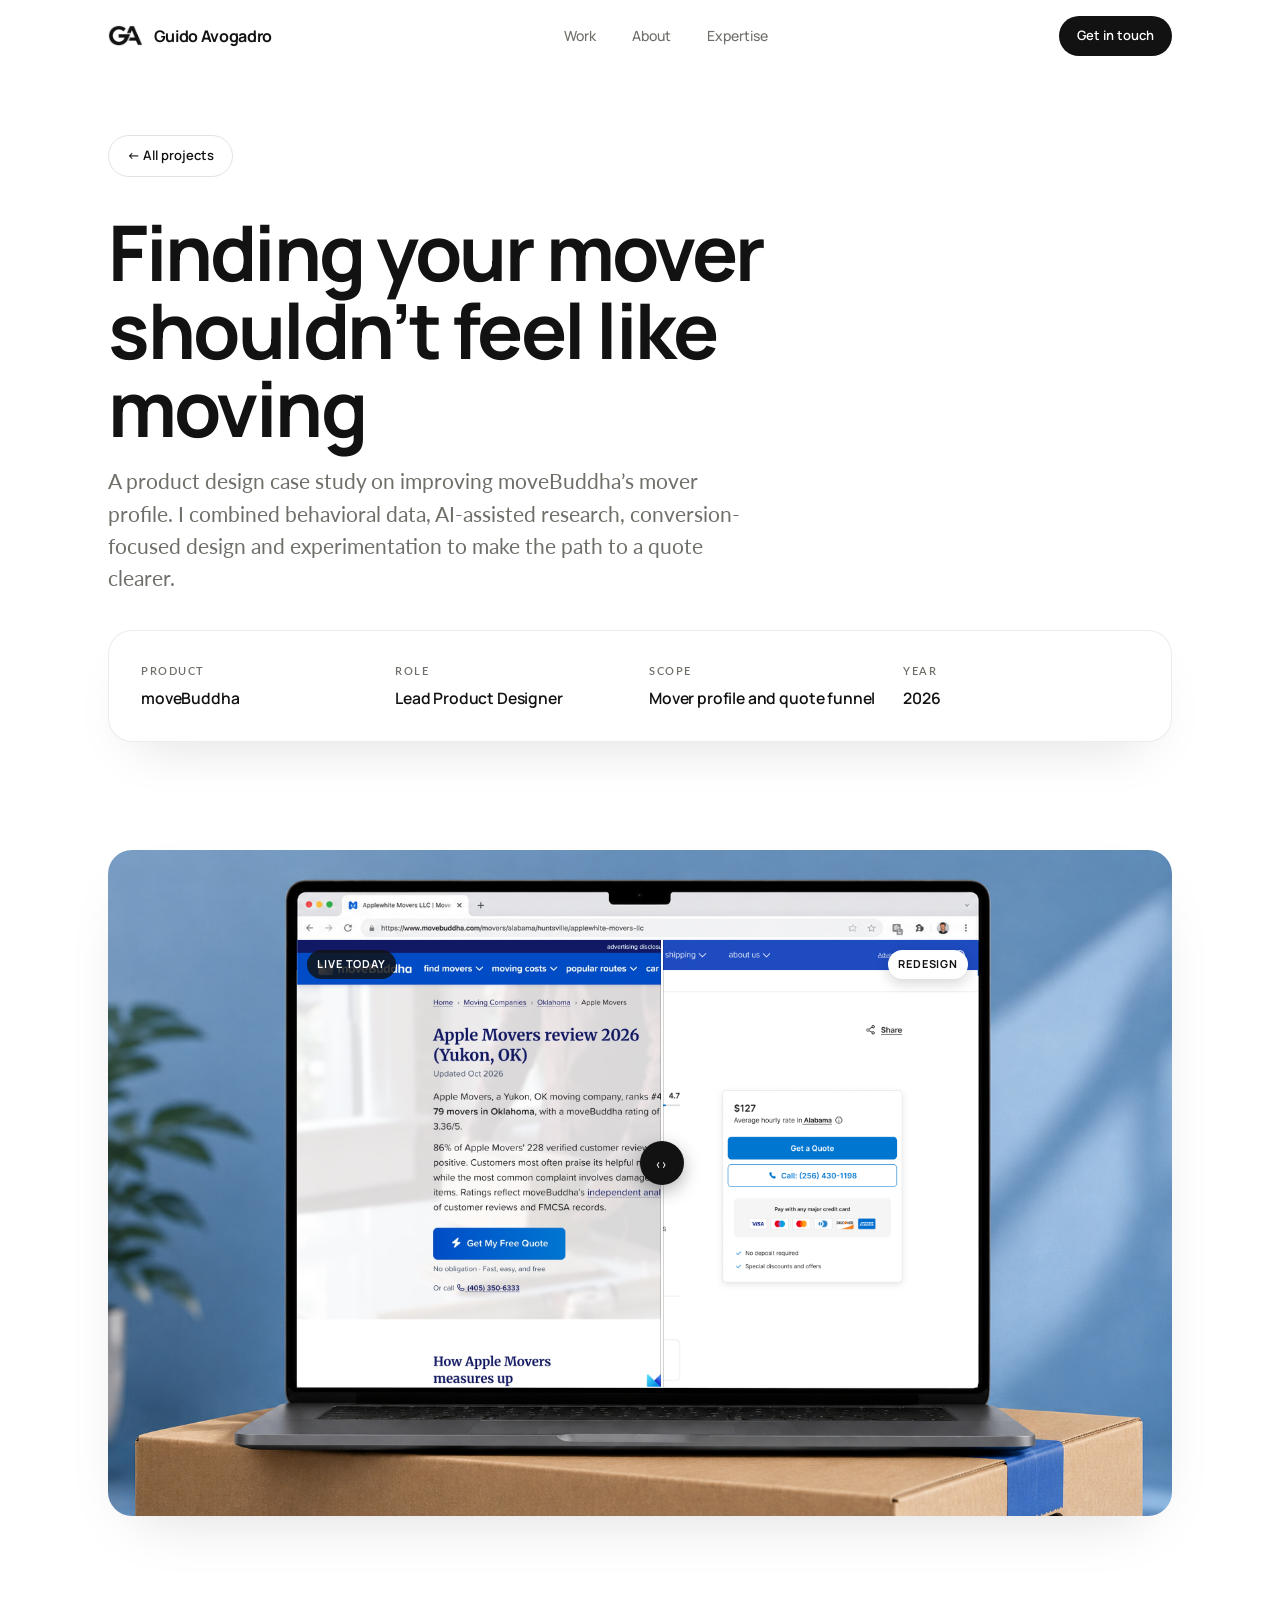
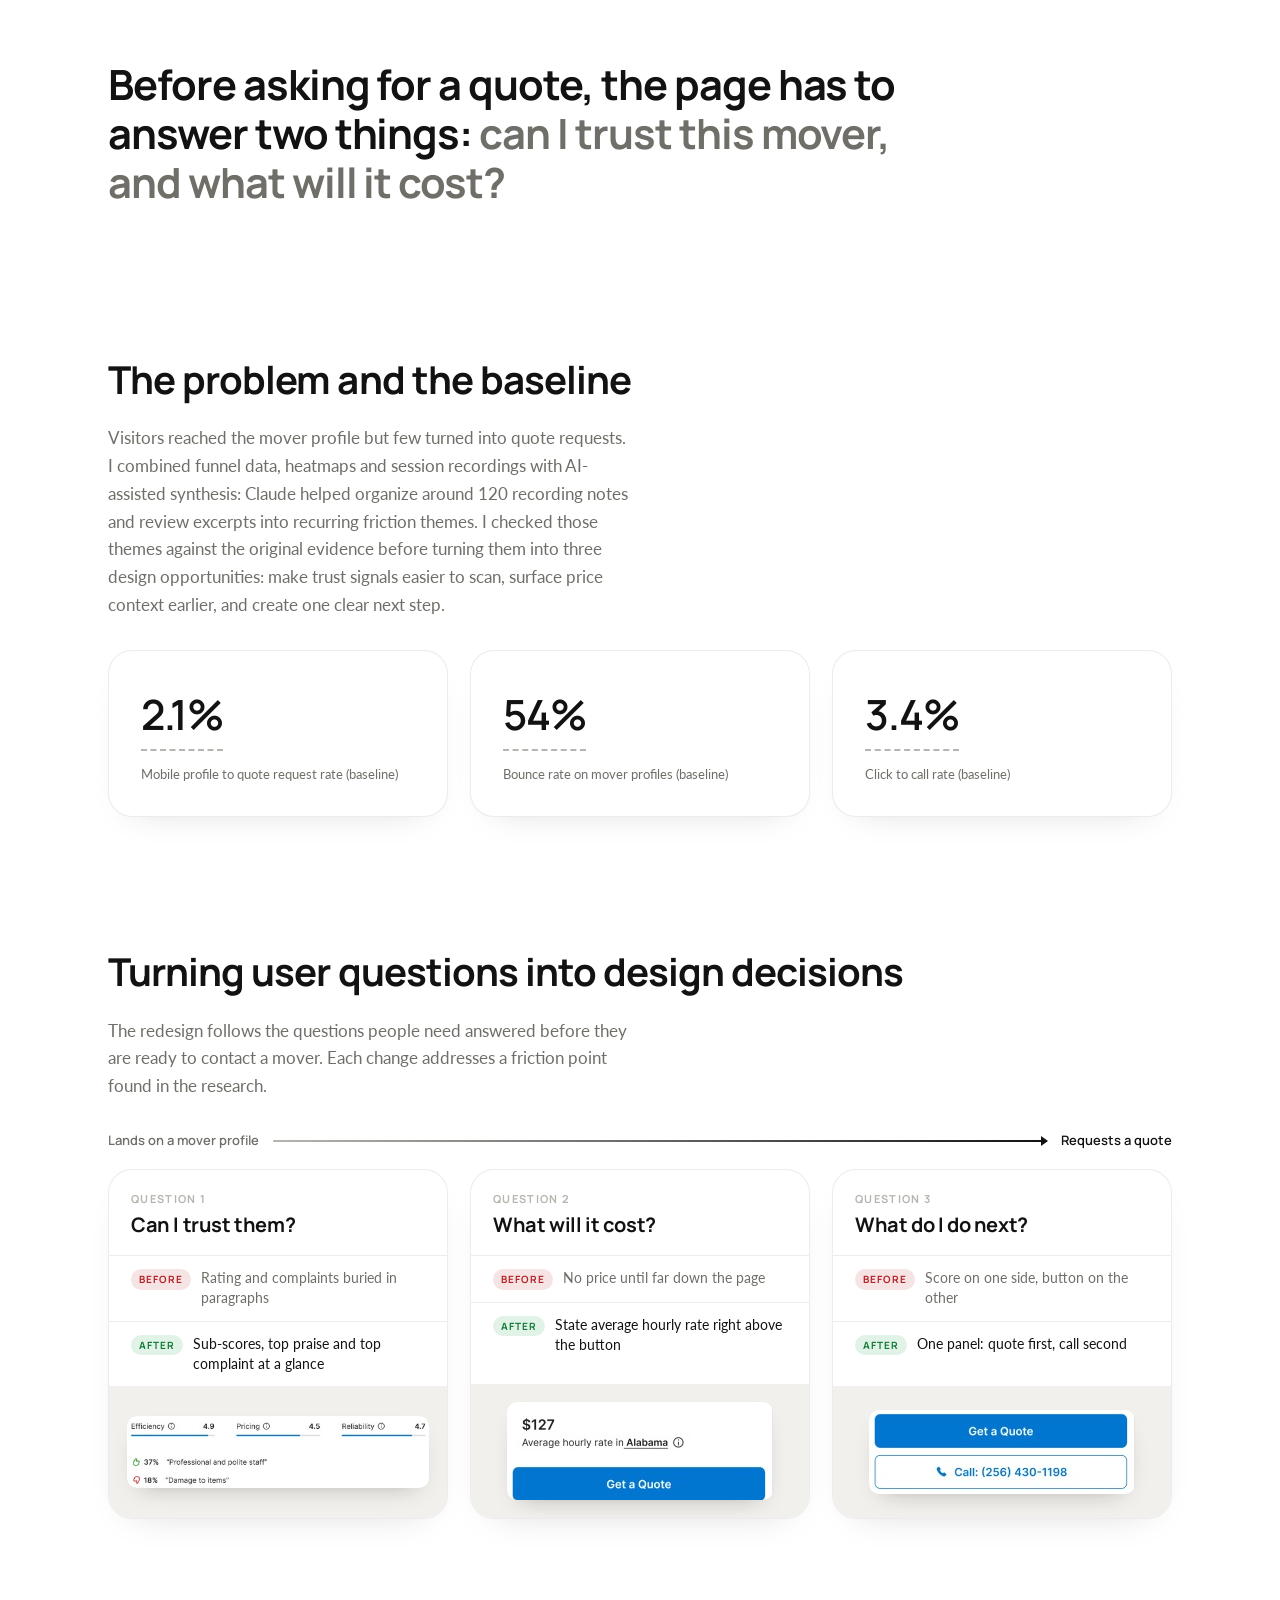
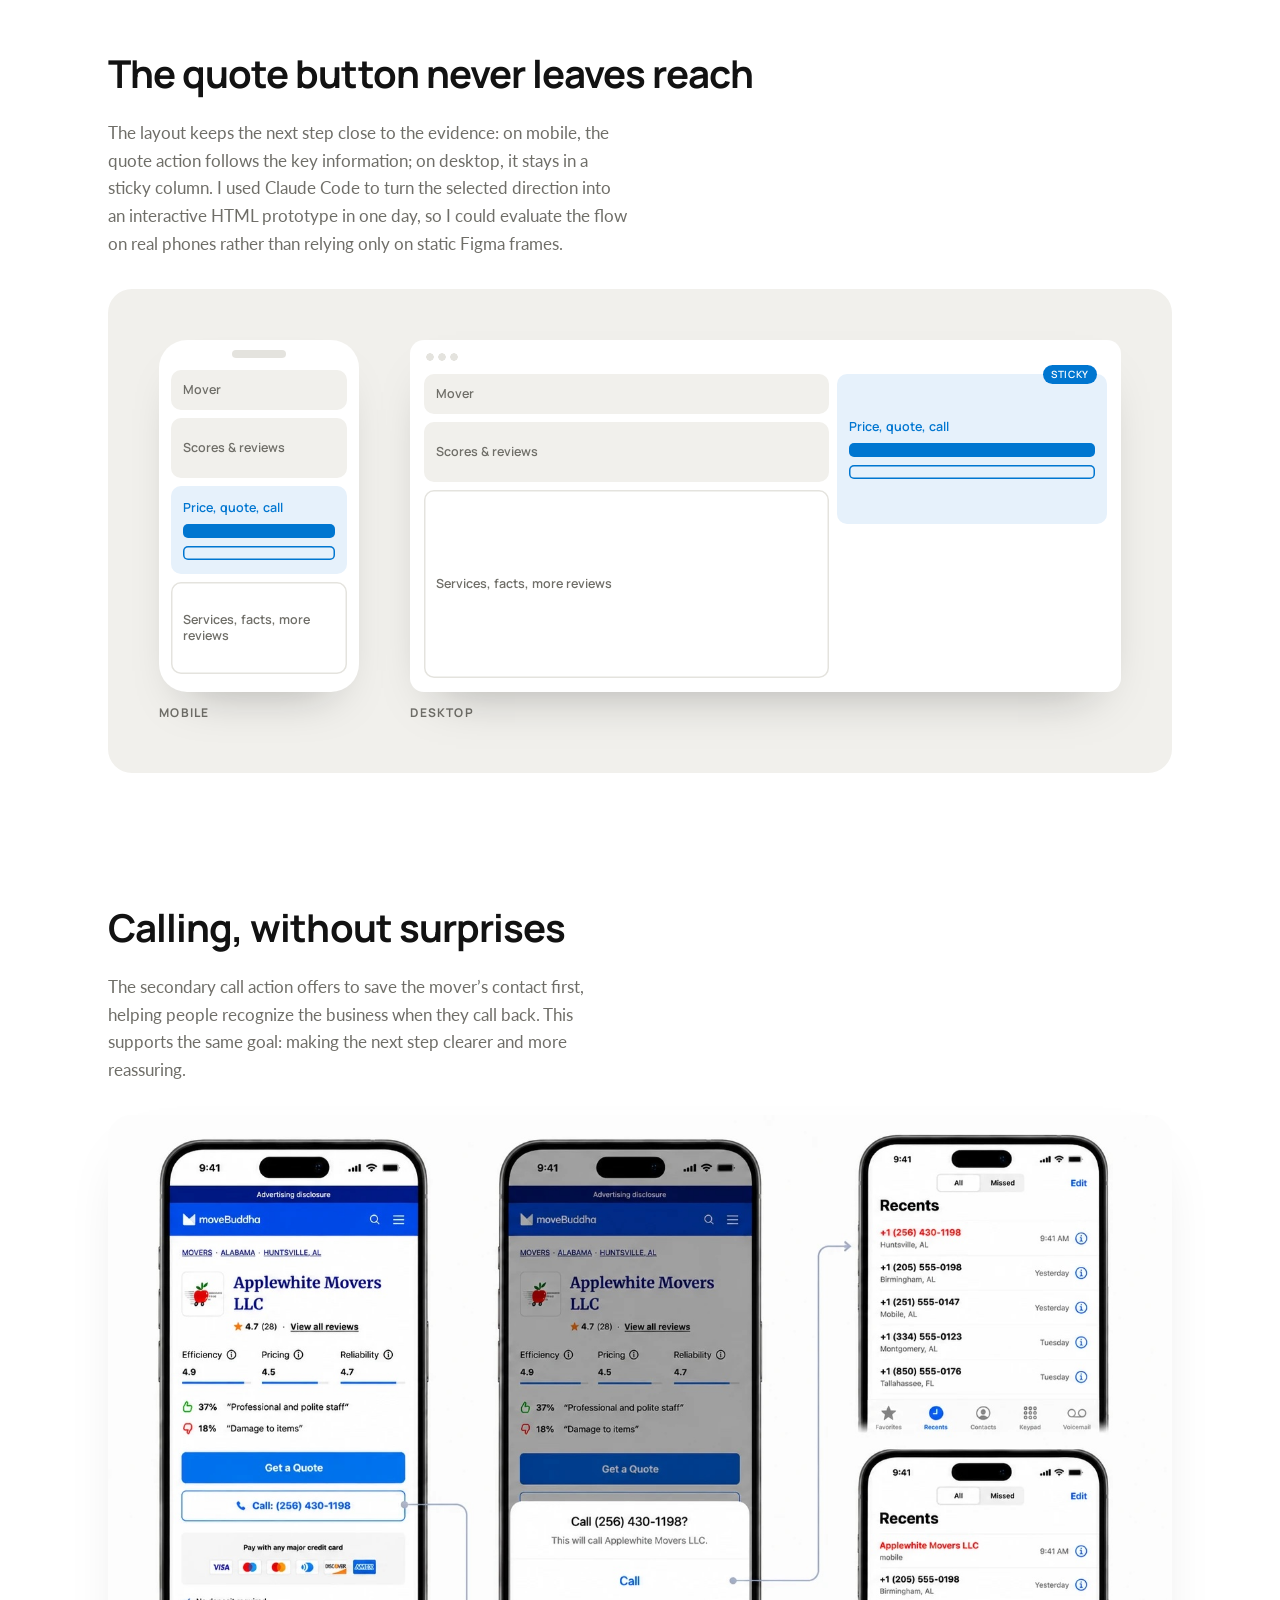
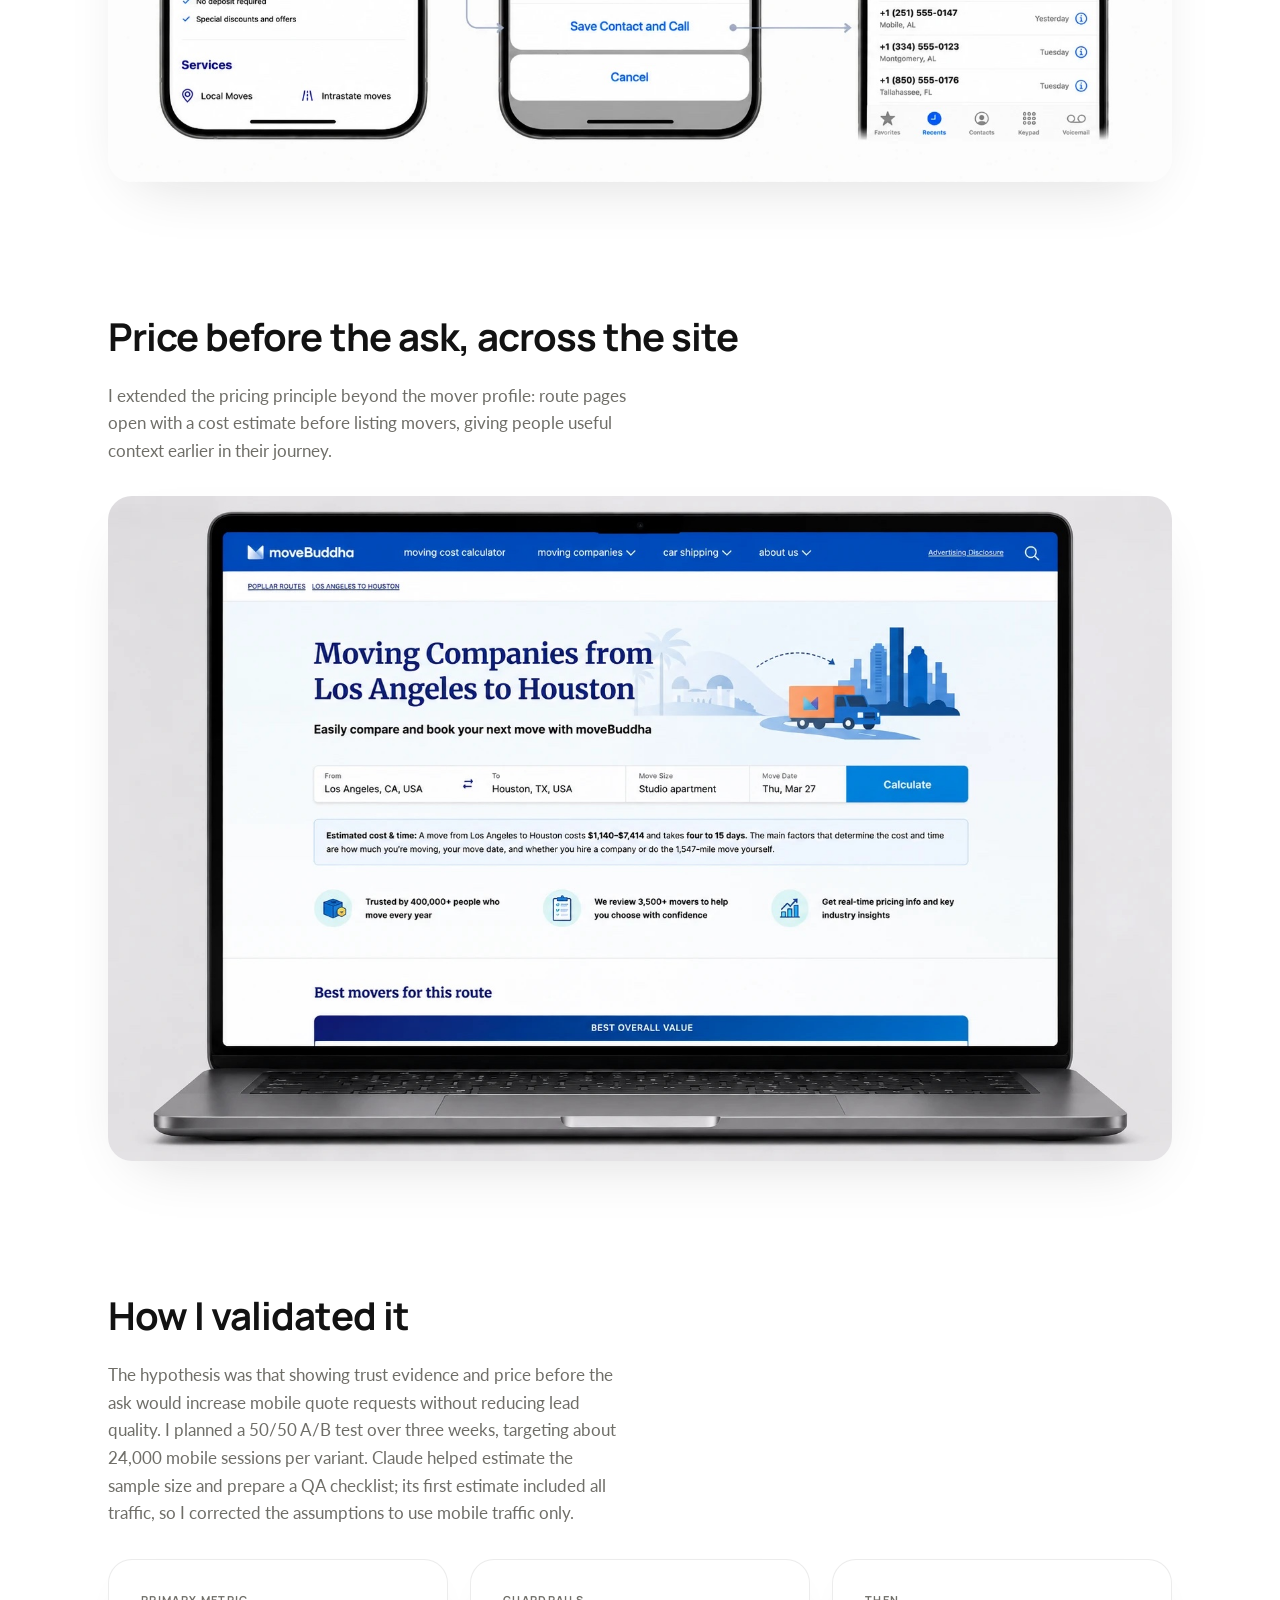
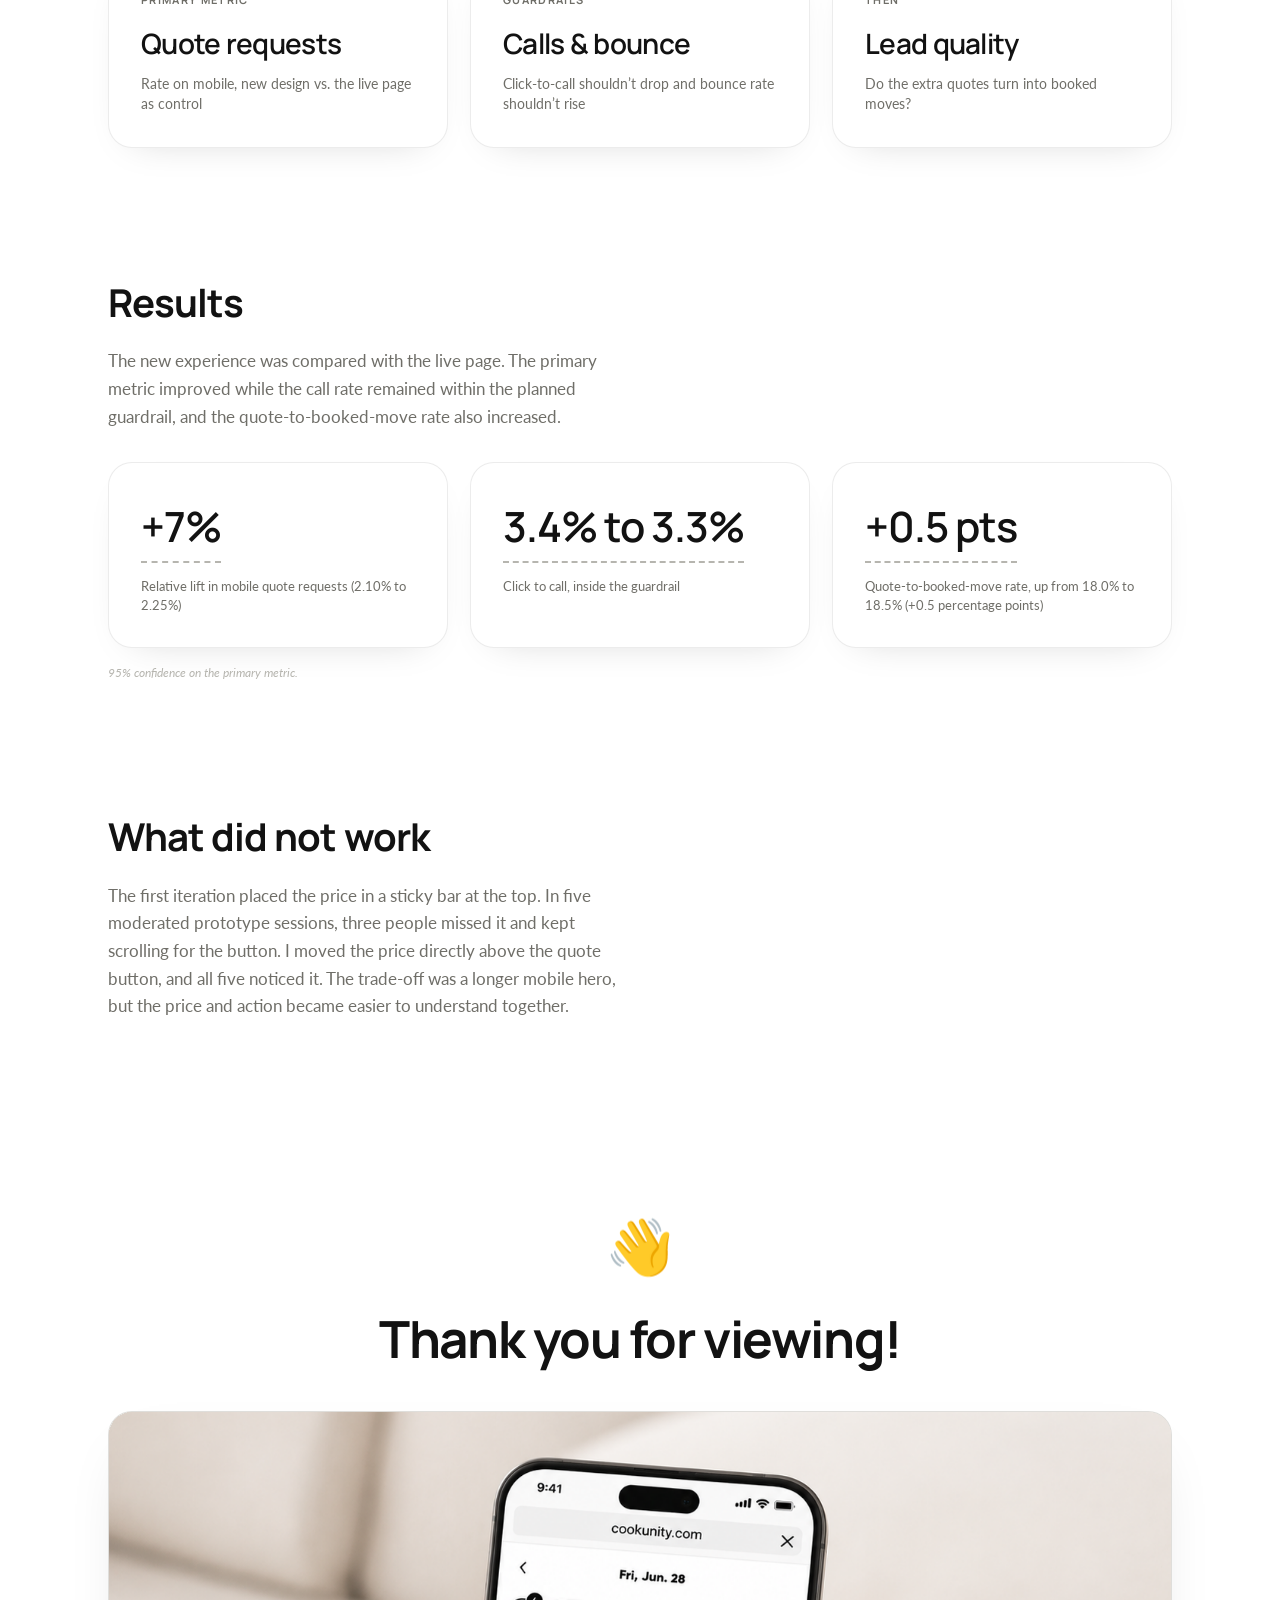
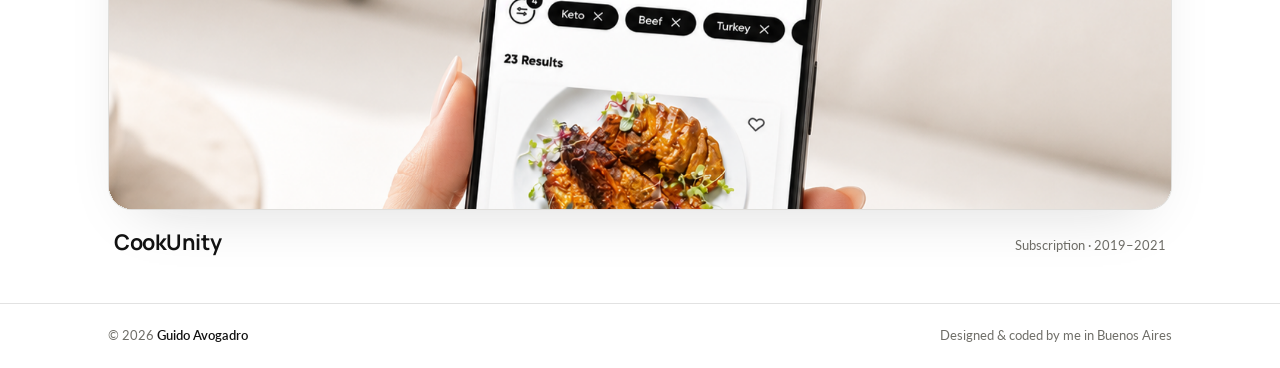
<file: project-2.html>
<!doctype html><html><head><meta charset=utf8><meta name=viewport content="width=device-width,initial-scale=1,viewport-fit=cover"><style>:root{color-scheme:light;box-sizing:border-box;padding-top:env(safe-area-inset-top,0px);padding-bottom:env(safe-area-inset-bottom,0px)}html{scroll-padding-top:env(safe-area-inset-top,0px)}body{margin:0;padding:0;font:14px -apple-system,BlinkMacSystemFont,sans-serif;background:#fff;color:#000}img{max-width:100%}[hidden]:not([hidden=until-found i]){display:none!important}</style></head><body>
<title>moveBuddha Case Study | From insight to conversion</title>
<meta name="description" content="Case study: improving moveBuddha’s mover profile through behavioral research, AI-assisted design and conversion experimentation.">
<link rel="preconnect" href="https://fonts.googleapis.com">
<link rel="apple-touch-icon" sizes="180x180" href="/apple-touch-icon.png">
<link rel="icon" type="image/png" sizes="32x32" href="favicon-32x32.png">
<link rel="icon" type="image/png" sizes="16x16" href="favicon-16x16.png">
<link rel="preconnect" href="https://fonts.gstatic.com" crossorigin>
<link href="https://fonts.googleapis.com/css2?family=Manrope:wght@500;600;700;800&family=Lato:wght@400;700&display=swap" rel="stylesheet">
<style>
/* ============================================================
   Guido Avogadro — Portfolio v3 (ngulak-inspired)
   Warm paper ground, big rounded cards, label-slide buttons.
   ============================================================ */
:root{
  --bg:#ffffff;
  --card:#ffffff;
  --ink:#121212;
  --mid:#6f6e68;
  --faint:#b6b5af;
  --line:rgba(18,18,18,.12);
  --line-soft:rgba(18,18,18,.08);
  --ph:#f1f0ec;
  --disp:'Manrope',sans-serif;
  --sans:'Lato',sans-serif;
  --maxw:1240px;
  --pad:clamp(28px,6vw,88px);
  --r:24px;
  --r-sm:14px;
  --sh:0 24px 60px -30px rgba(18,18,18,.18);
  --ease:cubic-bezier(.2,.7,.2,1);
}
*{margin:0;padding:0;box-sizing:border-box}
html{-webkit-text-size-adjust:100%;scroll-behavior:smooth;overflow-x:hidden;width:100%}
body{font-family:var(--sans);background:var(--bg);color:var(--ink);-webkit-font-smoothing:antialiased;line-height:1.5;font-size:16px;overflow-x:hidden;width:100%;min-width:0}
::selection{background:var(--ink);color:var(--bg)}
a{color:inherit;text-decoration:none}
img{max-width:100%;display:block}
button{font:inherit;background:none;border:0;color:inherit;cursor:pointer}
.wrap{max-width:var(--maxw);margin:0 auto;padding-left:28px;padding-right:28px;width:100%}
@media(min-width:600px){.wrap{padding-left:44px;padding-right:44px}}
@media(min-width:900px){.wrap{padding-left:64px;padding-right:64px}}
@media(min-width:1200px){.wrap{padding-left:88px;padding-right:88px}}
:focus-visible{outline:2px solid var(--ink);outline-offset:3px;border-radius:6px}
h1,h2,h3,h4{font-family:var(--disp);font-weight:700;letter-spacing:-.02em}
.btn,.chip,.nav,.logo,.pcard .name,.exp .co,.contact .mail,.skills li,.skills h3,.xcard .xi,.numcard .n,.metric .mv,.pfacts .f .v,.ph .pl{font-family:var(--disp)}

/* ===== buttons (label slides up, duplicate slides in) ===== */
.btn{
  position:relative;display:inline-flex;align-items:center;gap:10px;
  border-radius:100px;padding:14px 26px;font-size:15px;font-weight:600;
  overflow:hidden;transition:background .3s,color .3s,border-color .3s,transform .3s;
}
.btn .lw{position:relative;display:block;overflow:hidden}
.btn .l{display:block;transition:transform .4s var(--ease)}
.btn .l.dup{position:absolute;left:0;top:100%;width:100%}
.btn:hover .l{transform:translateY(-100%)}
.btn:active{transform:scale(.97)}
.btn.dark{background:var(--ink);color:var(--bg)}
.btn.dark:hover{background:#2a2a2a}
.btn.ghost{background:transparent;border:1px solid var(--line)}
.btn.ghost:hover{border-color:var(--ink)}
.btn.sm{padding:10px 18px;font-size:13px}

/* ===== chips / badges ===== */
.chip{
  display:inline-flex;align-items:center;gap:8px;background:var(--card);
  border:1px solid var(--line-soft);border-radius:100px;padding:8px 14px;
  font-size:13px;font-weight:500;box-shadow:0 8px 24px -14px rgba(18,18,18,.25);
}
.chip .dot{position:relative;width:8px;height:8px;border-radius:50%;background:#1c8f4e}
.chip .dot::after{
  content:"";position:absolute;inset:0;border-radius:50%;background:#1c8f4e;
  animation:pulse 2.2s cubic-bezier(.2,.6,.4,1) infinite;
}
@keyframes pulse{
  0%{transform:scale(1);opacity:.65}
  70%{transform:scale(3);opacity:0}
  100%{transform:scale(3);opacity:0}
}
.chip .em{font-size:1rem;line-height:1}

/* ===== nav ===== */
header{position:fixed;top:0;left:0;right:0;z-index:60;transition:background .3s,box-shadow .3s}
header.scrolled{background:rgba(255,255,255,.85);backdrop-filter:blur(14px);box-shadow:0 1px 0 var(--line-soft)}
.nav{display:flex;align-items:center;justify-content:space-between;gap:16px;padding-top:16px;padding-bottom:16px}
.nav .logo{display:flex;align-items:center;gap:11px;font-weight:700;font-size:16px;letter-spacing:-.02em}
.nav .logo .mark{height:21px;width:auto;display:block}
.nav .logo .lname{transition:color .25s}
.nav .logo:hover .lname{color:var(--mid)}
.nav .links{display:flex;gap:clamp(16px,3vw,36px)}
.nav .links a{font-size:14px;font-weight:500;color:var(--mid);transition:color .25s;position:relative}
.nav .links a:hover{color:var(--ink)}
.nav .links a::after{content:"";position:absolute;left:0;bottom:-4px;height:1px;width:0;background:var(--ink);transition:width .3s var(--ease)}
.nav .links a:hover::after{width:100%}

/* ===== placeholders ===== */
.ph{
  position:relative;background:var(--ph);display:flex;flex-direction:column;
  align-items:center;justify-content:center;gap:6px;width:100%;overflow:hidden;
}
.ph .pl{font-weight:600;font-size:clamp(1rem,2vw,1.5rem);letter-spacing:-.01em}
.ph .ps{font-size:10px;text-transform:uppercase;letter-spacing:.16em;color:var(--mid);font-weight:600}
.ph::before,.ph::after{content:"";position:absolute;width:12px;height:12px;border:1px solid var(--faint);opacity:.6}
.ph::before{top:14px;left:14px;border-right:0;border-bottom:0}
.ph::after{bottom:14px;right:14px;border-left:0;border-top:0}

/* ===== hero ===== */
.hero{padding-top:clamp(120px,16vh,180px);padding-bottom:clamp(56px,8vh,96px)}
.hero .grid{display:grid;grid-template-columns:1.25fr .75fr;gap:clamp(28px,5vw,72px);align-items:center}
.hero h1{
  font-size:clamp(2.5rem,5.8vw,4.9rem);line-height:1.05;letter-spacing:-.034em;
  font-weight:700;max-width:20ch;margin-bottom:clamp(24px,4vh,40px);
}
.hero .kick{display:flex;align-items:center;gap:10px;font-family:var(--disp);font-weight:700;font-size:12px;letter-spacing:.05em;text-transform:uppercase;color:var(--mid);margin-bottom:clamp(18px,3vh,28px)}
.hero .kick::before{content:"";width:22px;height:1px;background:var(--ink)}
.hero h1 .soft{color:var(--mid)}
.hero h1 .ln{display:block;overflow:hidden}
.hero h1 .ln>span{display:block;transform:translateY(112%);transition:transform .9s var(--ease)}
.hero.ready h1 .ln:nth-child(1)>span{transition-delay:.05s}
.hero.ready h1 .ln:nth-child(2)>span{transition-delay:.14s}
.hero.ready h1 .ln:nth-child(3)>span{transition-delay:.23s}
.hero.ready h1 .ln>span{transform:translateY(0)}
.hero .ctas{display:flex;gap:12px;flex-wrap:wrap}
.hero .pcardio{position:relative}
.hero .photo{
  position:relative;border-radius:var(--r);overflow:hidden;background:var(--ph);
  aspect-ratio:4/4.6;box-shadow:var(--sh);
  transform:rotate(2deg);transition:transform .6s var(--ease);
}
.hero .pcardio:hover .photo{transform:rotate(0deg)}
.hero .photo img{width:100%;height:100%;object-fit:cover}
.hero .photo .alt2{position:absolute;inset:0;opacity:0}
@media(prefers-reduced-motion:no-preference){
  .hero .photo .alt2{animation:swap 4s linear infinite}
}
@keyframes swap{
  0%,46%{opacity:0}
  50%,96%{opacity:1}
  100%{opacity:0}
}
.hero .photo .pph{position:absolute;inset:0;display:flex;flex-direction:column;align-items:center;justify-content:center;gap:6px;border:1px dashed var(--faint);border-radius:var(--r)}
.hero .photo .pph .a{font-weight:700;font-size:1.2rem}
.hero .photo .pph .b{font-size:11px;text-transform:uppercase;letter-spacing:.14em;color:var(--mid);font-weight:600;text-align:center;line-height:1.7}
.hero .badge1{position:absolute;top:14px;left:14px;z-index:2}
.hero .badge2{position:absolute;bottom:14px;right:14px;z-index:2}

/* ===== section scaffold ===== */
.sec{padding-top:clamp(64px,10vh,120px);padding-bottom:clamp(64px,10vh,120px)}
.sec-head{display:flex;align-items:flex-end;justify-content:space-between;gap:18px;flex-wrap:wrap;margin-bottom:clamp(30px,5vh,52px)}
.sec-head h2{font-size:clamp(1.8rem,3.6vw,2.8rem);letter-spacing:-.025em;line-height:1.05}
.sec-head .sub{color:var(--mid);font-size:15px;max-width:38ch}

/* ===== projects ===== */
.plist{display:grid;grid-template-columns:1fr 1fr;gap:clamp(18px,2.6vw,30px)}
.pcard{display:block;position:relative}
.pcard .media{position:relative;aspect-ratio:4/3.1;overflow:hidden;background:var(--ph);border:1px solid var(--line-soft);border-radius:var(--r);box-shadow:var(--sh)}
.pcard .media .inner{position:absolute;inset:-6% 0;will-change:transform}
.pcard .media .ph{height:100%;border-radius:0}
.pcard .media,.pcard .media .inner{transition:transform .8s var(--ease)}
.pcard:hover .media .inner .ph .pl{transform:scale(1.03)}
.pcard .media .ph .pl{font-size:clamp(1.2rem,2.4vw,1.9rem);transition:transform .8s var(--ease)}
.pcard .media .arrow{
  position:absolute;right:14px;bottom:14px;z-index:2;
  width:44px;height:44px;border-radius:50%;background:var(--ink);color:#fff;
  display:flex;align-items:center;justify-content:center;font-size:17px;
  opacity:0;transform:translateY(8px) rotate(-45deg);transition:.4s var(--ease);
}
.pcard:hover .media .arrow{opacity:1;transform:none}
.pcard .cap{display:flex;justify-content:space-between;align-items:baseline;gap:14px;padding:16px 6px 0}
.pcard .cap .t{font-family:var(--disp);font-weight:700;font-size:clamp(1.05rem,1.8vw,1.35rem);letter-spacing:-.02em}
.pcard .cap .m{font-size:13px;color:var(--mid);text-align:right;white-space:nowrap}

/* ===== logo marquee ===== */
.lmq{overflow:hidden;padding:clamp(8px,1.5vh,16px) 0 clamp(34px,5vh,52px)}
.lmq .track{display:flex;align-items:center;width:max-content;animation:mq 32s linear infinite}
.lmq:hover .track{animation-play-state:paused}
.lmq .li{display:flex;align-items:center;justify-content:center;flex-shrink:0;padding:0 clamp(26px,3.5vw,52px)}
.lmq .li img{height:clamp(20px,2.2vw,28px);width:auto;object-fit:contain;filter:grayscale(1);opacity:.5;transition:opacity .3s,filter .3s}
.lmq .li:hover img{opacity:1}
.lmq .li .fb{font-family:var(--disp);font-weight:700;font-size:clamp(.95rem,1.5vw,1.2rem);letter-spacing:-.015em;color:var(--faint);white-space:nowrap;transition:color .3s}
.lmq .li:hover .fb{color:var(--ink)}

@keyframes mq{to{transform:translateX(-50%)}}

/* ===== about ===== */
.about .grid{display:grid;grid-template-columns:.85fr 1.15fr;gap:clamp(28px,5vw,72px);align-items:center}
.about .pic{border-radius:var(--r);overflow:hidden;box-shadow:var(--sh);aspect-ratio:4/4.4;position:relative}
.about .pic img{width:100%;height:100%;object-fit:cover}
.about h2{font-size:clamp(1.8rem,3.4vw,2.7rem);letter-spacing:-.025em;line-height:1.1;margin-bottom:20px;max-width:18ch}
.about p{color:var(--mid);font-size:1.02rem;line-height:1.65;max-width:54ch}
.about p+p{margin-top:16px}
.about .langs{display:flex;gap:10px;flex-wrap:wrap;margin-top:26px}

/* ===== expertise cards ===== */
.xgrid{display:grid;grid-template-columns:repeat(3,1fr);gap:clamp(14px,2vw,22px)}
.xcard{
  background:var(--card);border:1px solid var(--line-soft);border-radius:var(--r);padding:clamp(24px,3vw,34px);
  box-shadow:0 14px 38px -26px rgba(18,18,18,.22);
  transition:transform .45s var(--ease),box-shadow .45s var(--ease);
}
.xcard:hover{transform:translateY(-6px);box-shadow:var(--sh)}
.xcard .xic{
  width:48px;height:48px;border-radius:13px;background:var(--ph);
  display:flex;align-items:center;justify-content:center;
  margin-bottom:clamp(28px,5vh,52px);color:var(--ink);
  transition:background .35s,color .35s;
}
.xcard:hover .xic{background:var(--ink);color:#fff}
.ic{width:24px;height:24px;display:block}
.ic *{transform-box:fill-box;transform-origin:center}
/* 01 bars: grow on hover */
.ic-bars rect{transform-origin:center bottom}
.xcard:hover .ic-bars .b1{animation:barUp .55s var(--ease) both}
.xcard:hover .ic-bars .b2{animation:barUp .55s var(--ease) .08s both}
.xcard:hover .ic-bars .b3{animation:barUp .55s var(--ease) .16s both}
@keyframes barUp{from{transform:scaleY(.3)}to{transform:scaleY(1)}}
/* 02 loop: full spin */
.xcard:hover .ic-loop{animation:spin .8s var(--ease) both}
@keyframes spin{to{transform:rotate(360deg)}}
/* 03 grid: pop stagger */
.xcard:hover .ic-grid .g1{animation:pop .45s var(--ease) both}
.xcard:hover .ic-grid .g2{animation:pop .45s var(--ease) .07s both}
.xcard:hover .ic-grid .g3{animation:pop .45s var(--ease) .14s both}
.xcard:hover .ic-grid .g4{animation:pop .45s var(--ease) .21s both}
@keyframes pop{0%{transform:scale(.55)}70%{transform:scale(1.12)}100%{transform:scale(1)}}
/* 04 magnifier: scan */
.xcard:hover .ic-mag{animation:scan .9s var(--ease) both}
@keyframes scan{0%{transform:translate(0,0)}30%{transform:translate(-2.5px,-2.5px)}65%{transform:translate(2.5px,2px)}100%{transform:translate(0,0)}}
/* 05 rows: slide stagger */
.xcard:hover .ic-rows .r1{animation:row .5s var(--ease) both}
.xcard:hover .ic-rows .r2{animation:row .5s var(--ease) .08s both}
.xcard:hover .ic-rows .r3{animation:row .5s var(--ease) .16s both}
@keyframes row{0%{transform:translateX(-5px);opacity:.3}100%{transform:none;opacity:1}}
/* 06 code: brackets part, slash tilts */
.ic-code .lb,.ic-code .rb,.ic-code .sl{transition:transform .4s var(--ease)}
.xcard:hover .ic-code .lb{transform:translateX(-2.5px)}
.xcard:hover .ic-code .rb{transform:translateX(2.5px)}
.xcard:hover .ic-code .sl{transform:rotate(8deg)}
.xcard h3{font-size:1.15rem;margin-bottom:10px;letter-spacing:-.015em}
.xcard p{color:var(--mid);font-size:.94rem;line-height:1.6}

/* ===== skills — typographic index, no pills ===== */
.skills{background:var(--card);border:1px solid var(--line-soft);border-radius:var(--r);padding:clamp(26px,4vw,52px);box-shadow:var(--sh)}
.skills .cols{display:grid;grid-template-columns:repeat(3,1fr);gap:clamp(26px,4vw,60px)}
.skills h3{font-size:.85rem;text-transform:uppercase;letter-spacing:.14em;color:var(--mid);font-weight:600;padding-bottom:14px;border-bottom:1px solid var(--ink);margin-bottom:6px}
.skills ol{list-style:none;counter-reset:sk}
.skills li{
  counter-increment:sk;display:flex;align-items:baseline;gap:14px;
  padding:13px 0;border-bottom:1px solid var(--line-soft);
  font-size:1.02rem;font-weight:500;letter-spacing:-.01em;
  transition:padding-left .3s var(--ease);
}
.skills li::before{content:counter(sk,decimal-leading-zero);font-size:11px;color:var(--faint);font-variant-numeric:tabular-nums;font-weight:600}
@media(hover:hover){.skills li:hover{padding-left:8px}}
.skills li:last-child{border-bottom:0}

/* ===== experience ===== */
.exp .row{
  display:grid;grid-template-columns:auto 1.1fr 1fr auto;gap:16px;align-items:center;
  padding:clamp(16px,2.4vh,24px) 0;border-bottom:1px solid var(--line);
  transition:padding-left .3s var(--ease);
}
.exp .ico{
  width:48px;height:48px;border-radius:13px;background:#fff;
  border:1px solid var(--line-soft);
  box-shadow:0 1px 2px rgba(18,18,18,.08),0 8px 20px -10px rgba(18,18,18,.28);
  display:flex;align-items:center;justify-content:center;overflow:hidden;flex-shrink:0;
  transition:transform .35s var(--ease),box-shadow .35s var(--ease);
}
.exp .row:hover .ico{transform:scale(1.06);box-shadow:0 2px 3px rgba(18,18,18,.08),0 14px 28px -12px rgba(18,18,18,.35)}
.exp .ico img{width:100%;height:100%;object-fit:cover}
.exp .ico .ini{font-family:var(--disp);font-weight:800;font-size:15px;letter-spacing:-.02em;color:var(--mid)}
.exp .row:first-of-type{border-top:1px solid var(--line)}
@media(hover:hover){.exp .row:hover{padding-left:10px}}
.exp .co{font-weight:600;font-size:clamp(1.05rem,2vw,1.4rem);letter-spacing:-.015em}
.exp .rl{color:var(--mid);font-size:.95rem}
.exp .yr{color:var(--mid);font-size:13px;font-variant-numeric:tabular-nums;white-space:nowrap}

/* ===== contact ===== */
.contact{text-align:center;padding-top:clamp(80px,13vh,150px);padding-bottom:clamp(80px,13vh,150px)}
.contact .chip{margin-bottom:24px}
.contact h2{font-size:clamp(2.2rem,6vw,4.4rem);letter-spacing:-.03em;line-height:1.02;margin-bottom:16px}
.contact .sub{color:var(--mid);max-width:44ch;margin:0 auto clamp(28px,4vh,44px)}
.contact .mailrow{
  display:inline-flex;align-items:center;gap:14px;flex-wrap:wrap;justify-content:center;
  background:var(--card);border:1px solid var(--line-soft);border-radius:100px;padding:10px 10px 10px 26px;box-shadow:var(--sh);
}
.contact .mail{font-size:clamp(1.05rem,2.4vw,1.5rem);font-weight:600;letter-spacing:-.015em}
.contact .copybtn{position:relative}
.contact .copybtn .ok{position:absolute;inset:0;display:flex;align-items:center;justify-content:center;background:var(--ink);color:var(--bg);border-radius:100px;opacity:0;transition:opacity .25s}
.contact .copybtn.copied .ok{opacity:1}
.contact .note{margin-top:18px;font-size:13px;color:var(--mid)}

/* ===== footer ===== */
footer{border-top:1px solid var(--line)}
footer .fin{display:flex;justify-content:space-between;align-items:center;gap:14px;flex-wrap:wrap;padding-top:22px;padding-bottom:22px;font-size:13px;color:var(--mid)}
footer .fin b{color:var(--ink);font-weight:600}

/* ============================================================
   PROJECT TEMPLATE (single portfolio)
   ============================================================ */
.progress{position:fixed;top:0;left:0;height:2px;width:100%;z-index:70;pointer-events:none}
.progress .pb{height:100%;background:var(--ink);transform-origin:left;transform:scaleX(0)}

.phero{padding-top:clamp(110px,15vh,160px);padding-bottom:clamp(36px,5vh,56px)}
.phero .back{margin-bottom:clamp(26px,4vh,40px);display:inline-flex}
.phero h1{font-size:clamp(2.4rem,6vw,5rem);letter-spacing:-.032em;line-height:1.02;max-width:16ch;margin-bottom:18px}
.phero .lede{color:var(--mid);font-size:clamp(1.05rem,1.8vw,1.3rem);line-height:1.55;max-width:54ch}
.pfacts{
  display:grid;grid-template-columns:repeat(5,1fr);gap:18px;
  background:var(--card);border:1px solid var(--line-soft);border-radius:var(--r);padding:clamp(20px,3vw,32px);
  box-shadow:var(--sh);margin-top:clamp(28px,4vh,44px);
}
.pfacts .f .k{font-size:11px;text-transform:uppercase;letter-spacing:.14em;color:var(--mid);font-weight:600;margin-bottom:8px}
.pfacts .f .v{font-weight:600;font-size:.98rem;letter-spacing:-.01em;line-height:1.35}

.pimg{border-radius:var(--r);overflow:hidden;box-shadow:var(--sh)}
.pimg img{width:100%;height:100%;object-fit:cover;display:block}
.pimg.tall img{aspect-ratio:16/10}
.pimg .ph{aspect-ratio:16/9}
.pimg.tall .ph{aspect-ratio:16/10}
.two{display:grid;grid-template-columns:1fr 1fr;gap:clamp(16px,2.4vw,28px)}
.two .pimg .ph{aspect-ratio:1/1}
.gap{margin-top:clamp(16px,2.4vw,28px)}

.pstmt{padding-top:clamp(56px,9vh,100px);padding-bottom:clamp(56px,9vh,100px)}
.pstmt h2{font-size:clamp(1.6rem,3.4vw,2.6rem);letter-spacing:-.025em;line-height:1.18;max-width:30ch}
.pstmt h2 .soft{color:var(--mid)}

.psec{padding-top:clamp(48px,7vh,88px);padding-bottom:clamp(48px,7vh,88px)}
.psec h2{font-size:clamp(1.6rem,3.2vw,2.4rem);letter-spacing:-.025em;margin-bottom:16px}
.psec .desc{color:var(--mid);font-size:1.05rem;line-height:1.65;max-width:60ch;margin-bottom:clamp(24px,3.5vh,36px)}

.numgrid{display:grid;grid-template-columns:repeat(3,1fr);gap:clamp(14px,2vw,22px)}
.numcard{background:var(--card);border:1px solid var(--line-soft);border-radius:var(--r);padding:clamp(22px,3vw,32px);box-shadow:0 14px 38px -26px rgba(18,18,18,.22)}
.numcard .n{font-size:13px;font-weight:700;color:var(--faint);margin-bottom:clamp(22px,4vh,40px)}
.numcard h3{font-size:1.1rem;margin-bottom:10px;letter-spacing:-.015em}
.numcard p{color:var(--mid);font-size:.93rem;line-height:1.6}
.numcard.sol{background:var(--ink);color:var(--bg)}
.numcard.sol .n{color:rgba(255,255,255,.4)}
.numcard.sol p{color:rgba(255,255,255,.65)}

.metrics{display:grid;grid-template-columns:repeat(3,1fr);gap:clamp(14px,2vw,22px)}
.metric{background:var(--card);border:1px solid var(--line-soft);border-radius:var(--r);padding:clamp(22px,3vw,32px);box-shadow:0 14px 38px -26px rgba(18,18,18,.22)}
.metric .mv{font-size:clamp(1.8rem,3.4vw,2.6rem);font-weight:600;letter-spacing:-.025em;display:inline-block;border-bottom:2px dashed var(--faint);padding-bottom:4px;margin-bottom:14px}
.metric .ml{font-size:13px;color:var(--mid);line-height:1.45}
.mnote{font-size:12px;color:var(--faint);margin-top:16px;font-style:italic}

.thanks{text-align:center;padding-top:clamp(64px,10vh,120px);padding-bottom:clamp(30px,5vh,56px)}
.thanks .em{font-size:clamp(2rem,5vw,3.4rem);margin-bottom:14px;display:block}
.thanks h2{font-size:clamp(1.8rem,4.4vw,3.2rem);letter-spacing:-.028em;margin-bottom:34px}
.thanks .pcard{text-align:left}
.pcard.wide .media{aspect-ratio:16/6}

/* ===== reveal ===== */
.rv{opacity:0;transform:translateY(26px);transition:opacity .9s var(--ease),transform .9s var(--ease)}
.rv.in{opacity:1;transform:none}
.rv.d1{transition-delay:.08s}.rv.d2{transition-delay:.16s}.rv.d3{transition-delay:.24s}

/* ===== responsive ===== */
@media(max-width:960px){
  .xgrid,.numgrid,.metrics{grid-template-columns:1fr 1fr}
  .skills .cols{grid-template-columns:1fr}
  .pfacts{grid-template-columns:repeat(2,1fr)}
}
@media(max-width:760px){
  .hero .grid{grid-template-columns:1fr}
  .hero .pcardio{max-width:420px}
  .about .grid{grid-template-columns:1fr}
  .about .pic{max-width:420px}
  .nav .links{display:none}
  .plist{grid-template-columns:1fr}
  .pcard .media{aspect-ratio:4/3.1}
  .pcard.wide .media{aspect-ratio:16/9}
  .exp .row{grid-template-columns:auto 1fr auto;grid-template-areas:"ico co yr" "ico rl yr";row-gap:2px}
  .exp .ico{grid-area:ico;width:42px;height:42px;border-radius:11px}
  .exp .co{grid-area:co}.exp .rl{grid-area:rl}.exp .yr{grid-area:yr}
}
@media(max-width:560px){
  .xgrid,.numgrid,.metrics,.two{grid-template-columns:1fr}
  .pfacts{grid-template-columns:1fr 1fr}
  .contact .mailrow{border-radius:var(--r);flex-direction:column;align-items:stretch;padding:16px}
}
@media(prefers-reduced-motion:reduce){
  *{animation-duration:.001ms!important;transition-duration:.001ms!important;scroll-behavior:auto}
  .rv{opacity:1;transform:none}
  .hero h1 .ln>span{transform:none}
}


/* ============================================================
   Mobile-first safeguards
   ============================================================ */
/* never let any media or card exceed the padded container */
.wrap img,.wrap .ph,.wrap .pimg,.wrap .pcard,.wrap .skills{max-width:100%}
@media(max-width:760px){
  .hero{padding-top:clamp(104px,14vh,130px)}
  .hero .ctas .btn{flex:1;justify-content:center;min-width:150px}
  .sec{padding-top:clamp(56px,8vh,80px);padding-bottom:clamp(56px,8vh,80px)}
  .skills{padding:22px}
  .pfacts{padding:20px;gap:16px}
  .xcard{padding:22px}
  .about .pic{margin:0 auto}
  .phero h1{font-size:clamp(2rem,9vw,2.8rem)}
  .contact h2{font-size:clamp(2rem,9vw,2.8rem)}
}


/* ============================================================
   Case study additions
   ============================================================ */
:root{--blue:#1f5eff;--blue-t:#e8efff;--orange:#ff5a1f;--orange-t:#fff0e9;--green:#16a34a;--red:#e5484d}
.pfacts{grid-template-columns:repeat(4,1fr)}
.psec h2{text-wrap:balance}
.psec .desc{max-width:52ch}


/* before / after: drag only */
.ba{position:relative;border-radius:var(--r);overflow:hidden;box-shadow:var(--sh);--pos:50%;user-select:none;-webkit-user-select:none}
.ba>img{width:100%;display:block}
.ba-screen{position:absolute;left:17.78%;top:13.51%;width:64%;height:67.14%;overflow:hidden;border-radius:0 0 .6% .6%}
.ba-before{position:absolute;inset:0;clip-path:inset(0 calc(100% - var(--pos)) 0 0);z-index:3;background:#fff}
.ba-before img{width:100%;height:100%;object-fit:cover;object-position:top center}
.ba-line{position:absolute;top:0;bottom:0;left:var(--pos);width:2px;margin-left:-1px;background:#fff;box-shadow:0 0 0 1px rgba(18,18,18,.18);z-index:4;pointer-events:none}
.ba-knob{position:absolute;top:50%;left:50%;width:44px;height:44px;margin:-22px 0 0 -22px;border-radius:50%;background:var(--ink);color:#fff;display:flex;align-items:center;justify-content:center;font-size:15px;letter-spacing:2px;box-shadow:0 6px 18px rgba(0,0,0,.3);transition:transform .25s var(--ease)}
.ba:hover .ba-knob{transform:scale(1.08)}
.ba-range{position:absolute;inset:0;width:100%;height:100%;opacity:0;cursor:ew-resize;z-index:5;margin:0}
.ba-range:focus-visible+.ba-line .ba-knob{outline:2px solid #fff;outline-offset:3px}
.ba-tag{position:absolute;top:10px;z-index:4;font-family:var(--disp);font-size:11px;font-weight:700;letter-spacing:.08em;text-transform:uppercase;padding:6px 10px;border-radius:100px;pointer-events:none}
.ba-tag.b{left:10px;background:rgba(18,18,18,.82);color:#fff}
.ba-tag.a{right:10px;background:#fff;color:var(--ink);box-shadow:0 4px 14px rgba(18,18,18,.18)}

/* process strip */
.steps{display:grid;grid-template-columns:repeat(5,1fr);gap:0;counter-reset:st;position:relative}
.steps::before{content:"";position:absolute;left:10%;right:10%;top:23px;height:2px;background:repeating-linear-gradient(90deg,var(--faint) 0 6px,transparent 6px 12px)}
.step{text-align:center;padding:0 8px;position:relative}
.step .dot{width:48px;height:48px;border-radius:50%;margin:0 auto 16px;background:#fff;border:1px solid var(--line);display:flex;align-items:center;justify-content:center;color:var(--ink);box-shadow:0 8px 20px -12px rgba(18,18,18,.3);position:relative;z-index:1;transition:background .4s,color .4s,transform .4s var(--ease)}
.step .dot svg{width:20px;height:20px}
.step h3{font-size:1rem;margin-bottom:4px}
.step p{font-size:13px;color:var(--mid);line-height:1.45}
.steps.in .step .dot{animation:stepOn .5s var(--ease) both}
.steps.in .step:nth-child(1) .dot{animation-delay:.1s}.steps.in .step:nth-child(2) .dot{animation-delay:.25s}.steps.in .step:nth-child(3) .dot{animation-delay:.4s}.steps.in .step:nth-child(4) .dot{animation-delay:.55s}.steps.in .step:nth-child(5) .dot{animation-delay:.7s}
@keyframes stepOn{0%{transform:scale(.7)}60%{transform:scale(1.1);background:var(--ink);color:#fff}100%{transform:scale(1)}}

/* journey */
.jr{display:grid;grid-template-columns:repeat(3,1fr);gap:clamp(14px,2vw,22px);position:relative}
.jr-ends{display:flex;justify-content:space-between;align-items:center;margin-bottom:18px;font-family:var(--disp);font-size:13px;font-weight:600;color:var(--mid)}
.jr-ends span{display:inline-flex;align-items:center;gap:8px}
.jr-ends .line{flex:1;height:2px;margin:0 14px;background:linear-gradient(90deg,var(--faint),var(--ink));border-radius:2px;position:relative}
.jr-ends .line::after{content:"";position:absolute;right:-1px;top:-4px;border:5px solid transparent;border-left:7px solid var(--ink);border-right:0}
.jr-ends .end{color:var(--ink)}
.jc{border:1px solid var(--line-soft);border-radius:var(--r);background:#fff;box-shadow:0 14px 38px -26px rgba(18,18,18,.22);overflow:hidden;display:flex;flex-direction:column}
.jc .q{padding:22px 22px 18px;font-family:var(--disp);font-weight:700;font-size:1.25rem;letter-spacing:-.02em;line-height:1.2}
.jc .q small{display:block;font-size:11px;letter-spacing:.12em;text-transform:uppercase;color:var(--faint);margin-bottom:8px}
.jc .row{display:flex;gap:10px;align-items:flex-start;padding:12px 22px;font-size:14px;line-height:1.45;border-top:1px solid var(--line-soft)}
.jc .row b{flex:none;font-family:var(--disp);font-size:10px;letter-spacing:.1em;text-transform:uppercase;padding:3px 8px;border-radius:100px;margin-top:1px}
.jc .row.bf{color:var(--mid)}
.jc .row.bf b{background:#f6e3e3;color:#b4232a}
.jc .row.af b{background:#e1f3e7;color:#127a37}
.jc .shot{margin-top:auto;background:var(--ph);padding:18px;display:flex;align-items:center;justify-content:center;min-height:132px}
.jc .shot img{max-width:100%;border-radius:10px;background:#fff;box-shadow:0 10px 24px -14px rgba(18,18,18,.35);transform:translateY(10px);opacity:0;transition:transform .7s var(--ease) .3s,opacity .7s var(--ease) .3s}
.jc.in .shot img{transform:none;opacity:1}

@media(max-width:960px){.pfacts{grid-template-columns:repeat(2,1fr)}.jr{grid-template-columns:1fr}}
@media(max-width:760px){.steps{grid-template-columns:1fr;gap:18px}.steps::before{left:23px;right:auto;top:10px;bottom:10px;width:2px;height:auto;background:repeating-linear-gradient(180deg,var(--faint) 0 6px,transparent 6px 12px)}.step{display:grid;grid-template-columns:48px 1fr;column-gap:16px;text-align:left;padding:0}.step .dot{margin:0;grid-row:span 2}.jr-ends{display:none}}
@media(max-width:560px){.ba-tag{font-size:9px;padding:4px 7px;top:6px}.ba-tag.b{left:6px}.ba-tag.a{right:6px}.ba-knob{width:34px;height:34px;margin:-17px 0 0 -17px}}
@media(prefers-reduced-motion:reduce){.jc .shot img{opacity:1;transform:none}}

/* ---------- link color ---------- */
:root{--link:#0076d0;--link-t:#e6f1fb}

/* ---------- simple wireframe ---------- */
.wf2{display:grid;grid-template-columns:auto 1fr;gap:clamp(20px,4vw,56px);align-items:stretch;background:var(--ph);border-radius:var(--r);padding:clamp(22px,4vw,52px)}
.wf2 figure{display:grid;grid-template-rows:1fr auto;gap:12px}
.wf2 figcaption{font-family:var(--disp);font-size:12px;font-weight:700;letter-spacing:.1em;text-transform:uppercase;color:var(--mid)}
.wf2-scr{background:#fff;box-shadow:0 24px 50px -28px rgba(18,18,18,.35);display:grid;gap:8px;padding:12px}
.wf2-scr.phn{width:200px;border-radius:28px;padding:30px 12px 18px;position:relative}
.wf2-scr.phn::before{content:"";position:absolute;top:10px;left:50%;width:54px;height:8px;margin-left:-27px;border-radius:8px;background:#e4e3de}
.wf2-scr.dk{border-radius:14px;grid-template-columns:1.5fr 1fr;align-items:start;padding:34px 14px 14px;position:relative}
.wf2-scr.dk::before{content:"";position:absolute;top:13px;left:14px;width:36px;height:8px;border-radius:8px;background:radial-gradient(circle,#e4e3de 3.5px,transparent 4px) 0 0/12px 8px repeat-x}
.wf2-col{display:grid;gap:8px}
.blk{border-radius:10px;background:#f1f0ec;color:var(--mid);font-family:var(--disp);font-size:12.5px;font-weight:600;padding:0 12px;display:flex;align-items:center;min-height:44px;line-height:1.25}
.blk.t1{min-height:40px}.blk.t2{min-height:60px}.blk.t4{min-height:92px;background:transparent;box-shadow:inset 0 0 0 1.5px #e4e3de}
.blk.hl{background:var(--link-t);color:var(--link);min-height:88px;flex-direction:column;align-items:stretch;justify-content:center;gap:8px;padding:12px}
.blk.hl i{display:block;height:14px;border-radius:5px;background:var(--link)}
.blk.hl i+i{background:transparent;box-shadow:inset 0 0 0 1.5px var(--link)}
.dk .blk.hl{min-height:150px;position:relative}
.dk .blk.hl small{position:absolute;top:-9px;right:10px;background:var(--link);color:#fff;font-size:10px;letter-spacing:.06em;text-transform:uppercase;padding:3px 8px;border-radius:100px}
.wf2 .blk{opacity:0;transform:translateY(6px);transition:opacity .5s var(--ease),transform .5s var(--ease)}
.wf2.in .blk{opacity:1;transform:none}
.wf2.in .b1{transition-delay:.1s}.wf2.in .b2{transition-delay:.25s}.wf2.in .b3{transition-delay:.4s}.wf2.in .b4{transition-delay:.55s}

@media(max-width:860px){.wf2{grid-template-columns:1fr;justify-items:center}.wf2 figure{width:100%;max-width:520px;justify-items:center}.wf2-scr.dk{width:100%}}
@media(prefers-reduced-motion:reduce){.wf2 .blk{opacity:1;transform:none}}

.wf2-scr.phn{display:flex;flex-direction:column;align-items:stretch;gap:8px}
.wf2-scr.dk{align-content:stretch}
.wf2-scr.phn .blk.t4{flex:1}
.wf2-scr.dk{align-items:stretch}
.wf2-col{grid-template-rows:auto auto 1fr}
.dk .blk.hl{align-self:start}
.metrics.plan .metric{display:flex;flex-direction:column;align-items:flex-start}
.metrics.plan .k{font-family:var(--disp);font-size:11px;font-weight:700;letter-spacing:.12em;text-transform:uppercase;color:var(--mid);margin-bottom:14px}
.metrics.plan .mv{font-size:clamp(1.35rem,2.4vw,1.75rem);border-bottom:0;padding-bottom:0;margin-bottom:10px}
.metrics.plan .ml{font-size:14px}
</style>
<style>body{background:#fff;color:#121212}</style>
<div id="top">

<div class="progress" aria-hidden="true"><div class="pb" id="pb"></div></div>

<header id="hd">
  <div class="wrap nav">
    <a class="logo" href="index.html"><img class="mark" src="ga-logo.png" alt="GA"><span class="lname">Guido Avogadro</span></a>
    <nav class="links">
      <a href="index.html#work">Work</a>
      <a href="index.html#about">About</a>
      <a href="index.html#expertise">Expertise</a>
    </nav>
    <a class="btn dark sm" href="index.html#contact"><span class="lw"><span class="l">Get in touch</span><span class="l dup">Get in touch</span></span></a>
  </div>
</header>

<main>

  <!-- HERO -->
  <section class="phero wrap" id="overview">
    <a class="btn ghost sm back" href="index.html#work"><span class="lw"><span class="l">&larr; All projects</span><span class="l dup">&larr; All projects</span></span></a>
    <h1 class="rv">Finding your mover shouldn&rsquo;t feel like moving</h1>
    <p class="lede rv d1">A product design case study on improving moveBuddha&rsquo;s mover profile. I combined behavioral data, AI-assisted research, conversion-focused design and experimentation to make the path to a quote clearer.</p>
    <div class="pfacts rv d2">
      <div class="f"><div class="k">Product</div><div class="v">moveBuddha</div></div>
      <div class="f"><div class="k">Role</div><div class="v">Lead Product Designer</div></div>
      <div class="f"><div class="k">Scope</div><div class="v">Mover profile and quote funnel</div></div>
      <div class="f"><div class="k">Year</div><div class="v">2026</div></div>
    </div>
  </section>

  <!-- BEFORE / AFTER -->
  <section class="psec wrap" id="compare">
    <div class="ba rv" id="ba">
      <img src="mb-hero.jpg" alt="Redesigned moveBuddha mover profile for Applewhite Movers shown on a laptop">
      <div class="ba-screen">
        <div class="ba-before"><img src="mb-before.jpg" alt="Previous moveBuddha mover profile for Apple Movers"></div>
        <input class="ba-range" id="baRange" type="range" min="0" max="100" value="50" aria-label="Drag to compare. Left is before, right is after.">
        <div class="ba-line"><span class="ba-knob" aria-hidden="true">&lsaquo;&rsaquo;</span></div>
        <span class="ba-tag b">Live today</span>
        <span class="ba-tag a">Redesign</span>
      </div>
    </div>
  </section>

  <!-- BIG STATEMENT -->
  <section class="pstmt wrap">
    <h2 class="rv">Before asking for a quote, the page has to answer two things: <span class="soft">can I trust this mover, and what will it cost?</span></h2>
  </section>

  <!-- PROBLEM + BASELINE -->
  <section class="psec wrap" id="problem">
    <h2 class="rv">The problem and the baseline</h2>
    <p class="desc rv d1">Visitors reached the mover profile but few turned into quote requests. I combined funnel data, heatmaps and session recordings with AI-assisted synthesis: Claude helped organize around 120 recording notes and review excerpts into recurring friction themes. I checked those themes against the original evidence before turning them into three design opportunities: make trust signals easier to scan, surface price context earlier, and create one clear next step.</p>
    <div class="metrics">
      <div class="metric rv"><span class="mv">2.1%</span><div class="ml">Mobile profile to quote request rate (baseline)</div></div>
      <div class="metric rv d1"><span class="mv">54%</span><div class="ml">Bounce rate on mover profiles (baseline)</div></div>
      <div class="metric rv d2"><span class="mv">3.4%</span><div class="ml">Click to call rate (baseline)</div></div>
    </div>
  </section>

  <!-- JOURNEY -->
  <section class="psec wrap" id="journey">
    <h2 class="rv">Turning user questions into design decisions</h2>
    <p class="desc rv d1">The redesign follows the questions people need answered before they are ready to contact a mover. Each change addresses a friction point found in the research.</p><div class="jr-ends rv d1"><span>Lands on a mover profile</span><span class="line"></span><span class="end">Requests a quote</span></div>
    <div class="jr">
      <div class="jc rv">
        <div class="q"><small>Question 1</small>Can I trust them?</div>
        <div class="row bf"><b>Before</b>Rating and complaints buried in paragraphs</div>
        <div class="row af"><b>After</b>Sub-scores, top praise and top complaint at a glance</div>
        <div class="shot"><img src="mb-crop-evidence.jpg" alt="Sub-scores for efficiency, pricing and reliability, with the most common praise and complaint"></div>
      </div>
      <div class="jc rv d1">
        <div class="q"><small>Question 2</small>What will it cost?</div>
        <div class="row bf"><b>Before</b>No price until far down the page</div>
        <div class="row af"><b>After</b>State average hourly rate right above the button</div>
        <div class="shot"><img src="mb-crop-price.jpg" alt="$127 average hourly rate in Alabama above the Get a Quote button"></div>
      </div>
      <div class="jc rv d2">
        <div class="q"><small>Question 3</small>What do I do next?</div>
        <div class="row bf"><b>Before</b>Score on one side, button on the other</div>
        <div class="row af"><b>After</b>One panel: quote first, call second</div>
        <div class="shot"><img src="mb-crop-actions.jpg" alt="Get a Quote as the filled button and Call as the outlined button"></div>
      </div>
    </div>
  </section>

  <!-- STRUCTURE -->
  <section class="psec wrap" id="structure">
    <h2 class="rv">The quote button never leaves reach</h2>
    <p class="desc rv d1">The layout keeps the next step close to the evidence: on mobile, the quote action follows the key information; on desktop, it stays in a sticky column. I used Claude Code to turn the selected direction into an interactive HTML prototype in one day, so I could evaluate the flow on real phones rather than relying only on static Figma frames.</p>
    <div class="wf2 rv d2">
      <figure>
        <div class="wf2-scr phn">
          <div class="blk t1 b1">Mover</div>
          <div class="blk t2 b2">Scores &amp; reviews</div>
          <div class="blk hl b3">Price, quote, call<i></i><i></i></div>
          <div class="blk t4 b4">Services, facts, more reviews</div>
        </div>
        <figcaption>Mobile</figcaption>
      </figure>
      <figure>
        <div class="wf2-scr dk">
          <div class="wf2-col">
            <div class="blk t1 b1">Mover</div>
            <div class="blk t2 b2">Scores &amp; reviews</div>
            <div class="blk t4 b4">Services, facts, more reviews</div>
          </div>
          <div class="blk hl b3"><small>Sticky</small>Price, quote, call<i></i><i></i></div>
        </div>
        <figcaption>Desktop</figcaption>
      </figure>
    </div>
  </section>

  <!-- MOBILE FLOW -->
  <section class="psec wrap" id="mobile">
    <h2 class="rv">Calling, without surprises</h2>
    <p class="desc rv d1">The secondary call action offers to save the mover&rsquo;s contact first, helping people recognize the business when they call back. This supports the same goal: making the next step clearer and more reassuring.</p>
    <div class="pimg rv d2"><img src="mb-call-flow.jpg" alt="Mobile mover profile, call confirmation sheet and the resulting call log with and without the saved contact"></div>
  </section>

  <!-- SYSTEM -->
  <section class="psec wrap" id="system">
    <h2 class="rv">Price before the ask, across the site</h2>
    <p class="desc rv d1">I extended the pricing principle beyond the mover profile: route pages open with a cost estimate before listing movers, giving people useful context earlier in their journey.</p>
    <div class="pimg tall rv d2"><img src="mb-route.jpg" alt="Route page from Los Angeles to Houston with an estimated cost and time summary, shown on a laptop"></div>
  </section>

  <!-- VALIDATION -->
  <section class="psec wrap" id="impact">
    <h2 class="rv">How I validated it</h2>
    <p class="desc rv d1">The hypothesis was that showing trust evidence and price before the ask would increase mobile quote requests without reducing lead quality. I planned a 50/50 A/B test over three weeks, targeting about 24,000 mobile sessions per variant. Claude helped estimate the sample size and prepare a QA checklist; its first estimate included all traffic, so I corrected the assumptions to use mobile traffic only.</p>
    <div class="metrics plan">
      <div class="metric rv"><span class="k">Primary metric</span><span class="mv">Quote requests</span><div class="ml">Rate on mobile, new design vs. the live page as control</div></div>
      <div class="metric rv d1"><span class="k">Guardrails</span><span class="mv">Calls &amp; bounce</span><div class="ml">Click-to-call shouldn&rsquo;t drop and bounce rate shouldn&rsquo;t rise</div></div>
      <div class="metric rv d2"><span class="k">Then</span><span class="mv">Lead quality</span><div class="ml">Do the extra quotes turn into booked moves?</div></div>
    </div>
  </section>

  <!-- RESULTS -->
  <section class="psec wrap" id="results">
    <h2 class="rv">Results</h2>
    <p class="desc rv d1">The new experience was compared with the live page. The primary metric improved while the call rate remained within the planned guardrail, and the quote-to-booked-move rate also increased.</p>
    <div class="metrics">
      <div class="metric rv"><span class="mv">+7%</span><div class="ml">Relative lift in mobile quote requests (2.10% to 2.25%)</div></div>
      <div class="metric rv d1"><span class="mv">3.4% to 3.3%</span><div class="ml">Click to call, inside the guardrail</div></div>
      <div class="metric rv d2"><span class="mv">+0.5 pts</span><div class="ml">Quote-to-booked-move rate, up from 18.0% to 18.5% (+0.5 percentage points)</div></div>
    </div>
    <p class="mnote rv">95% confidence on the primary metric.</p>
  </section>

  <!-- WHAT DIDN'T WORK -->
  <section class="psec wrap" id="learnings">
    <h2 class="rv">What did not work</h2>
    <p class="desc rv d1">The first iteration placed the price in a sticky bar at the top. In five moderated prototype sessions, three people missed it and kept scrolling for the button. I moved the price directly above the quote button, and all five noticed it. The trade-off was a longer mobile hero, but the price and action became easier to understand together.</p>
  </section>

  <!-- THANKS + NEXT -->
  <section class="thanks wrap">
    <span class="em rv">&#128075;</span>
    <h2 class="rv d1">Thank you for viewing!</h2>
    <a class="pcard wide rv d2" href="project-1.html">
      <div class="media">
        <div class="inner"><img src="cu-home.png" alt="CookUnity weekly meal menu interface"></div>
        <span class="arrow">&rarr;</span>
      </div>
      <div class="cap"><span class="t">CookUnity</span><span class="m">Subscription &middot; 2019&ndash;2021</span></div>
    </a>
  </section>

</main>

<footer>
  <div class="wrap fin">
    <span>&copy; 2026 <b>Guido Avogadro</b></span>
    <span>Designed &amp; coded by me in Buenos Aires</span>
  </div>
</footer>

<script>
var hd=document.getElementById('hd'),pb=document.getElementById('pb');
addEventListener('scroll',function(){
  hd.classList.toggle('scrolled',scrollY>40);
  var max=document.documentElement.scrollHeight-innerHeight;
  pb.style.transform='scaleX('+(max>0?Math.min(scrollY/max,1):0)+')';
},{passive:true});
var io=new IntersectionObserver(function(es){es.forEach(function(e){if(e.isIntersecting){e.target.classList.add('in');io.unobserve(e.target)}})},{threshold:.15});
document.querySelectorAll('.rv').forEach(function(el){io.observe(el)});
var reduce=matchMedia('(prefers-reduced-motion: reduce)').matches;


/* before / after */
(function(){
  var ba=document.getElementById('ba'),r=document.getElementById('baRange'),anim;
  function set(v){v=Math.max(0,Math.min(100,v));ba.style.setProperty('--pos',v+'%');r.value=v}
  function go(to,ms,done){cancelAnimationFrame(anim);if(reduce){set(to);done&&done();return}
    var from=+r.value,t0=null;
    anim=requestAnimationFrame(function step(t){if(t0===null)t0=t;var k=Math.max(0,Math.min((t-t0)/ms,1));var e=k<.5?2*k*k:1-Math.pow(-2*k+2,2)/2;set(from+(to-from)*e);if(k<1)anim=requestAnimationFrame(step);else{set(to);done&&done()}})}
  r.addEventListener('input',function(){cancelAnimationFrame(anim);set(+r.value)});
  r.addEventListener('pointerdown',function(){cancelAnimationFrame(anim)});
  var seen=false,ho=new IntersectionObserver(function(es){if(es[0].isIntersecting&&!seen&&!reduce){seen=true;ho.disconnect();
    setTimeout(function(){go(75,700,function(){go(25,900,function(){go(50,700)})})},500)}},{threshold:.6});
  ho.observe(ba);set(50);
})();

</script>
</div>

</body></html>
</file>
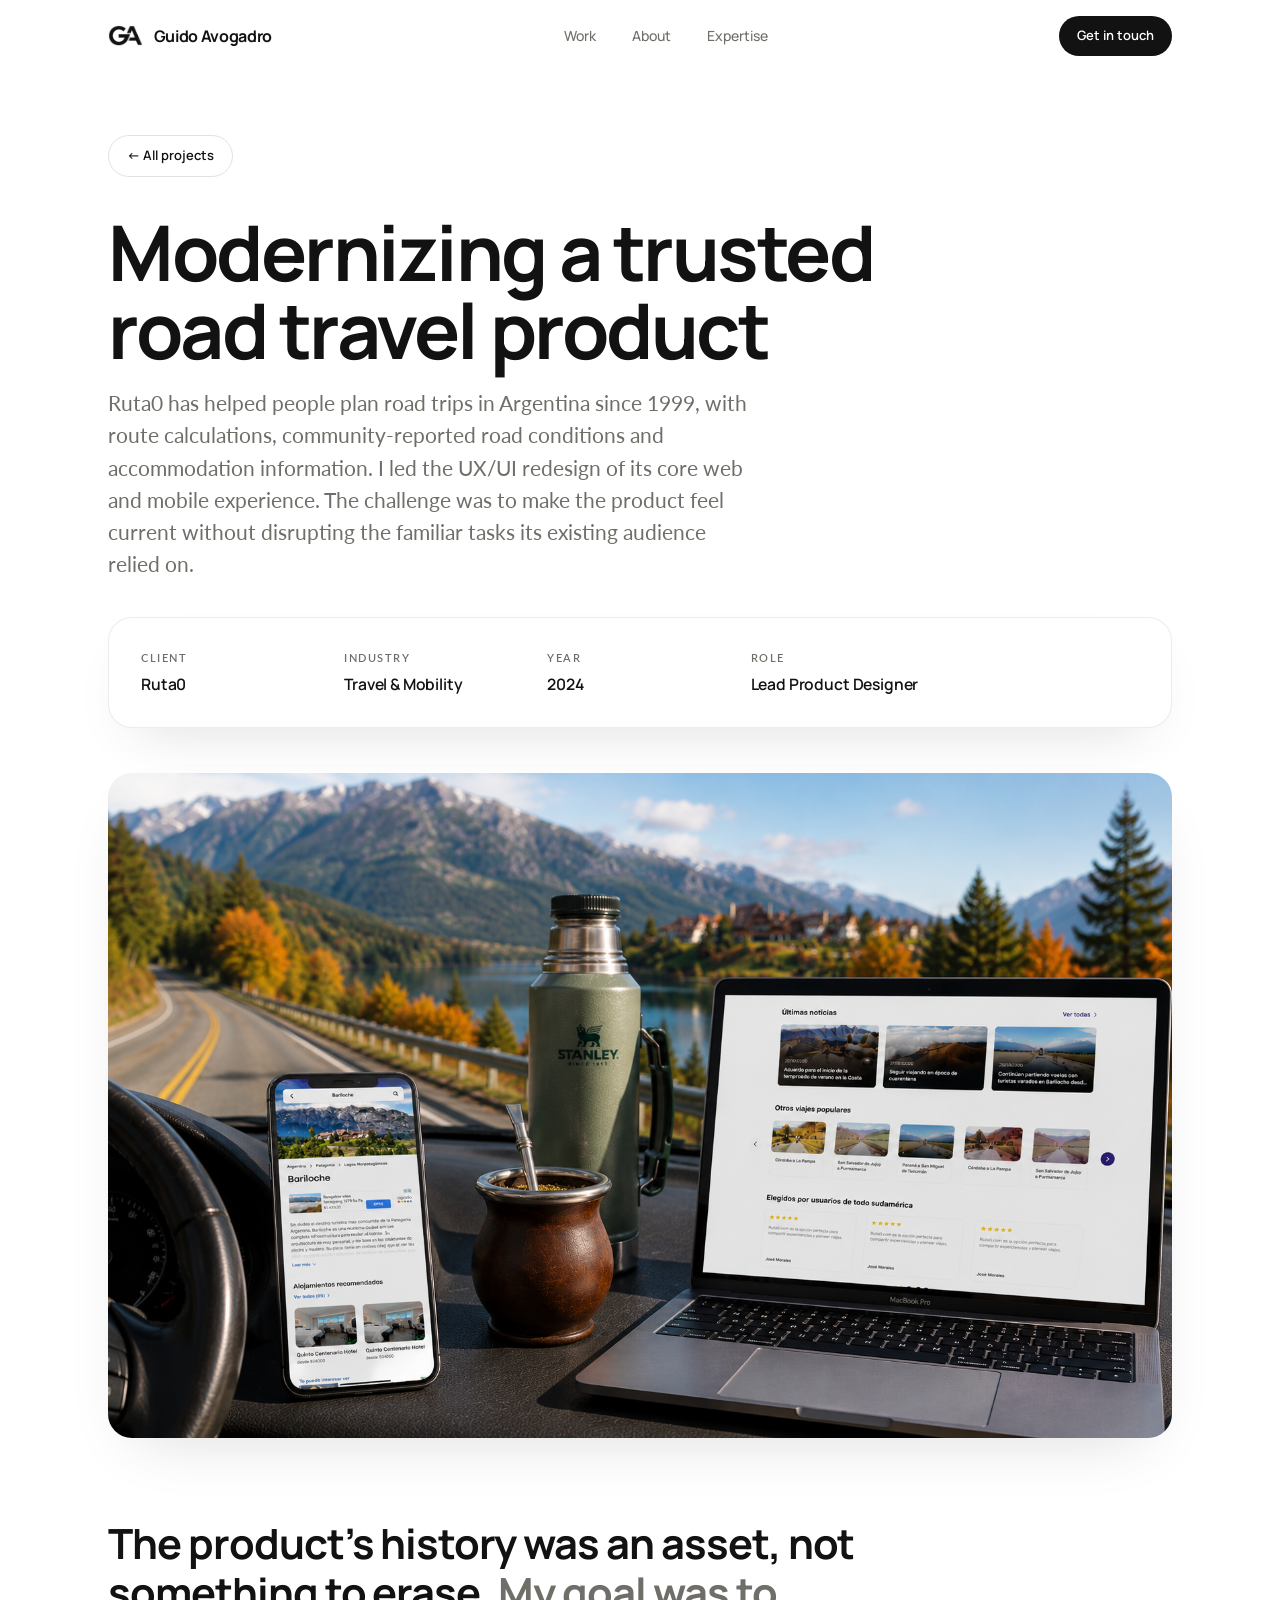
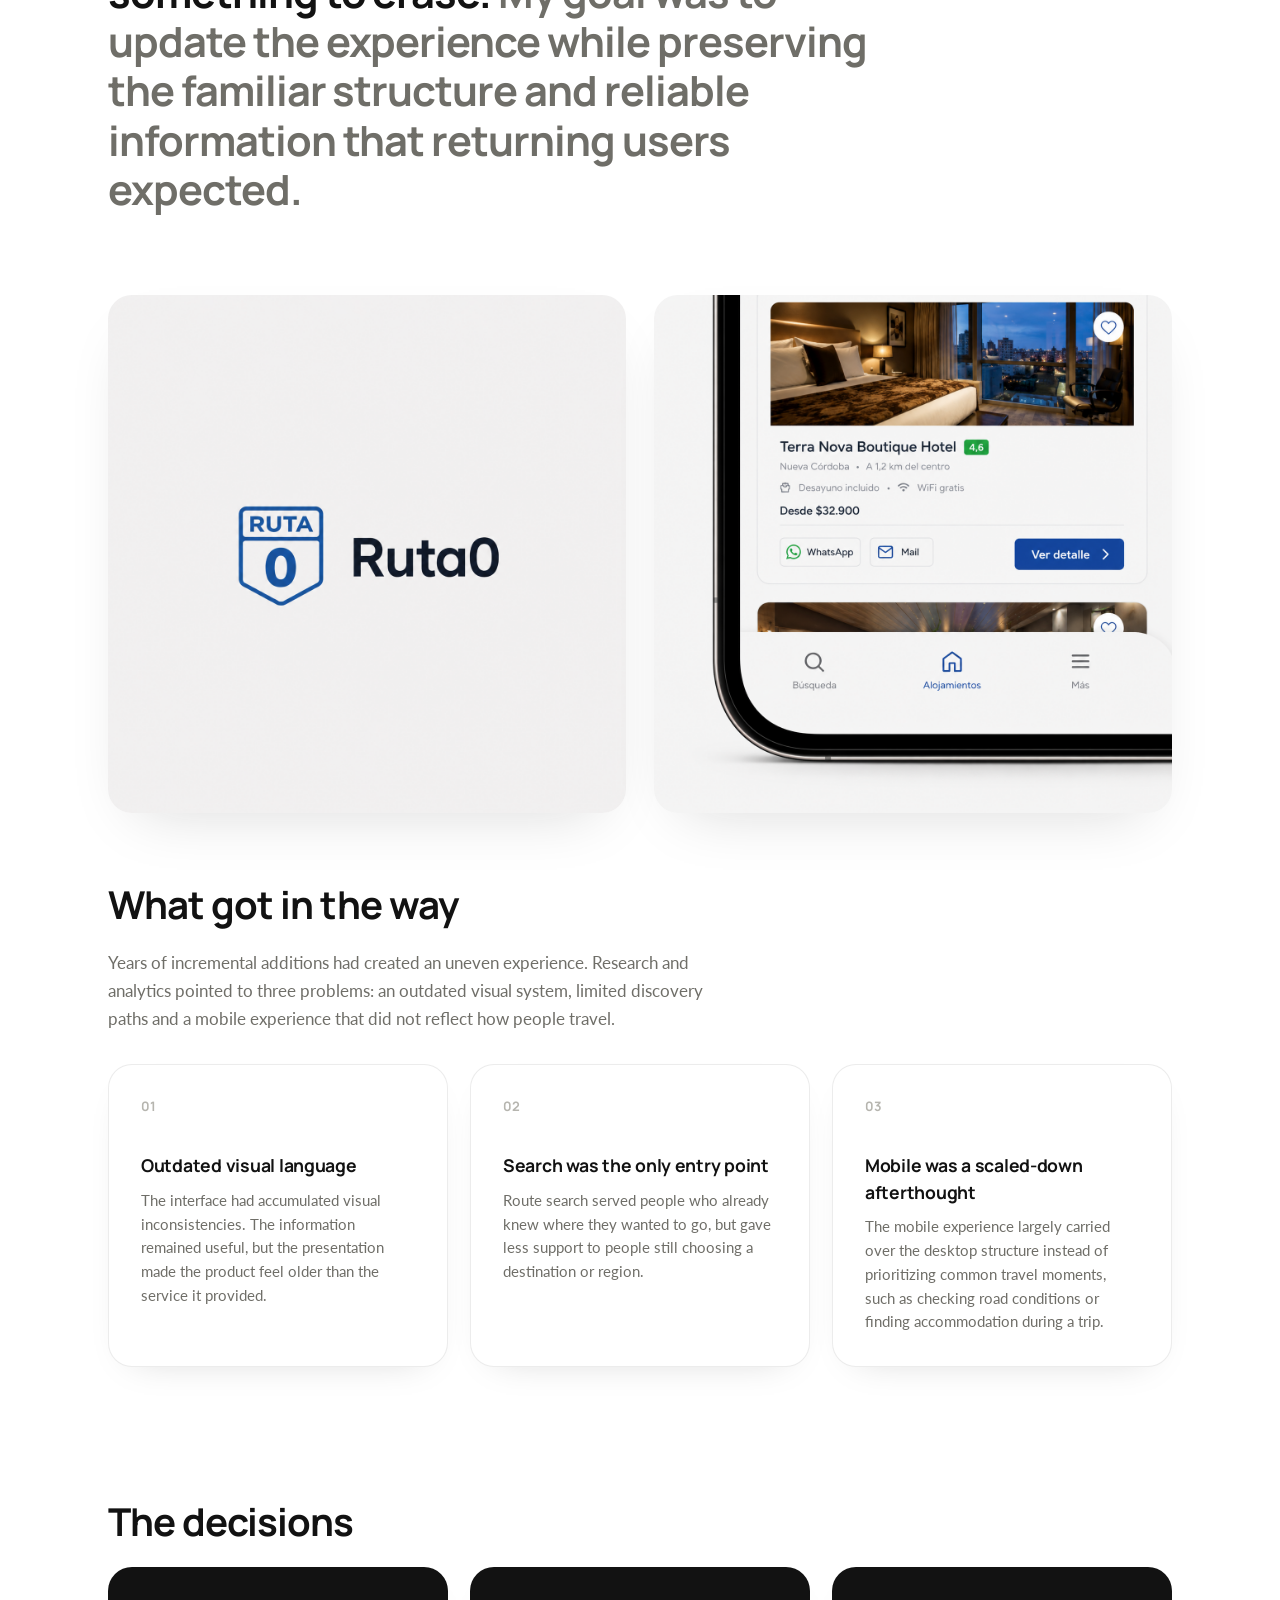
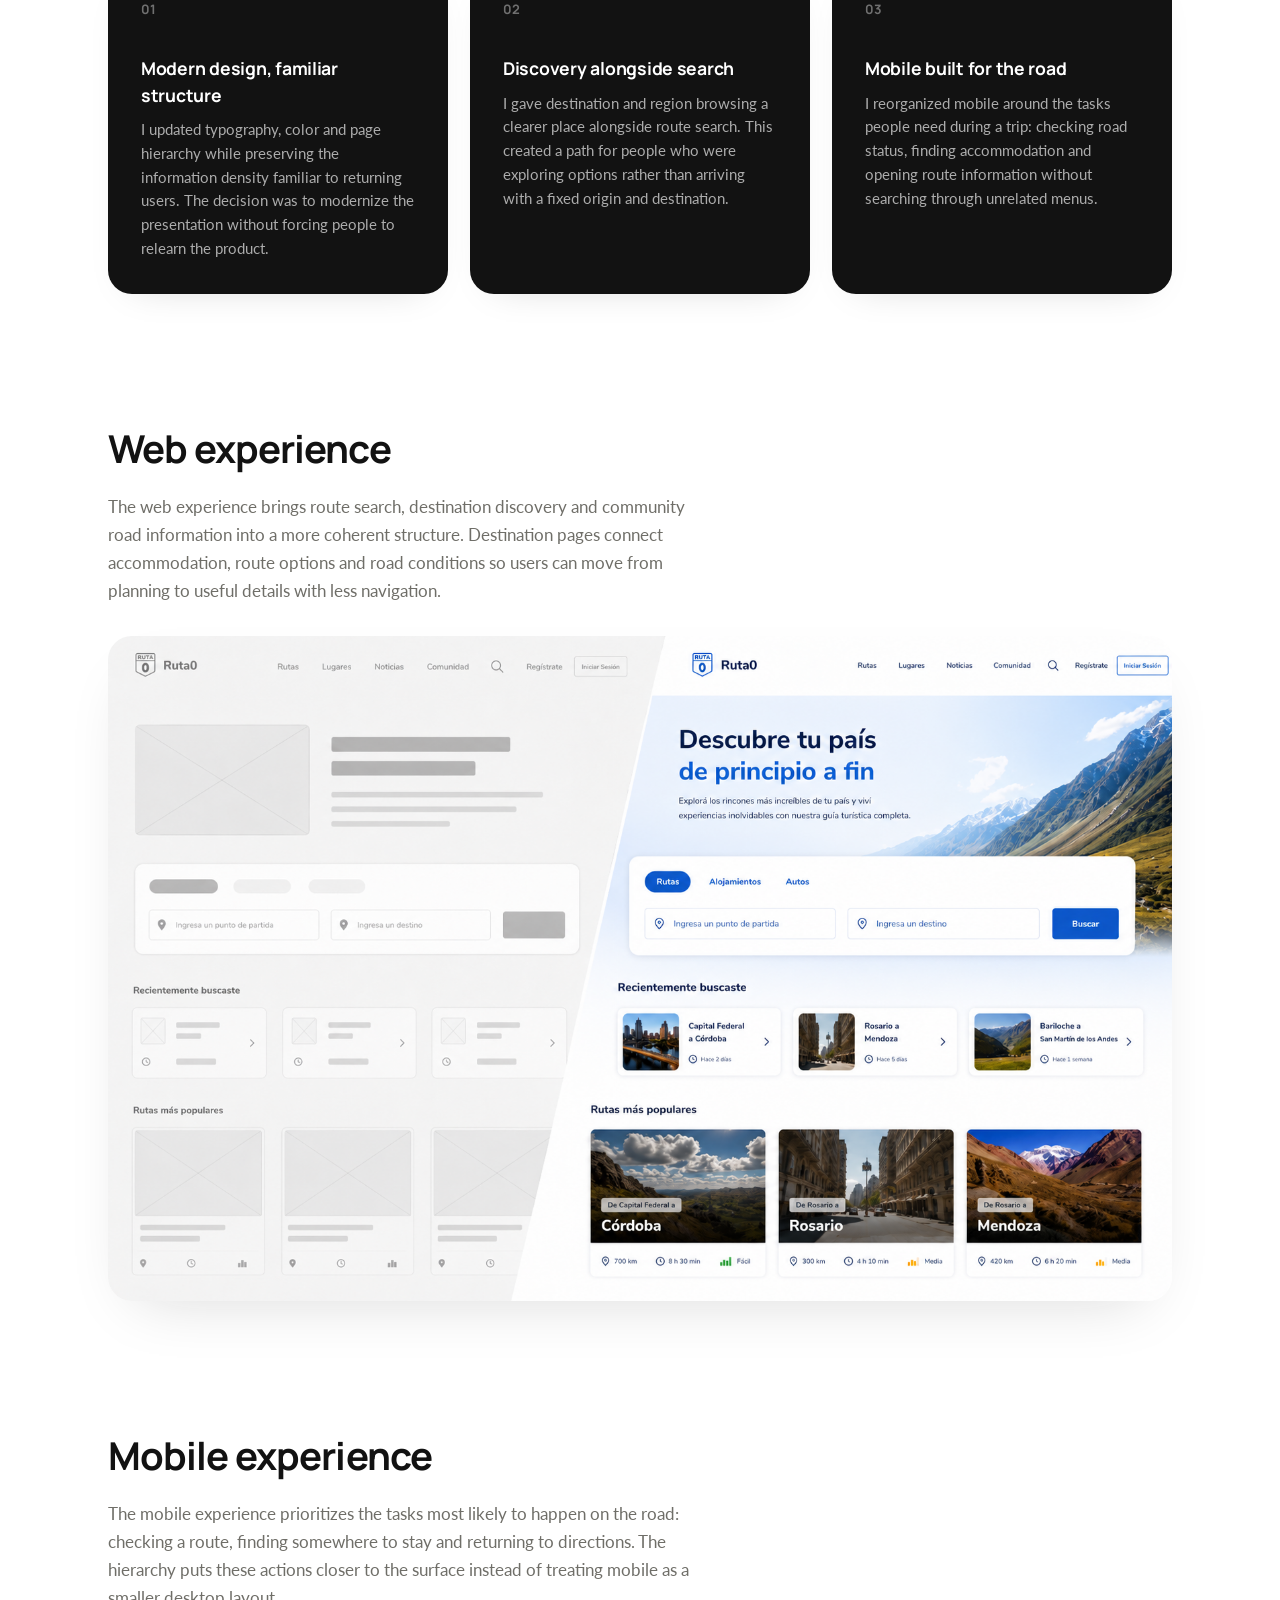
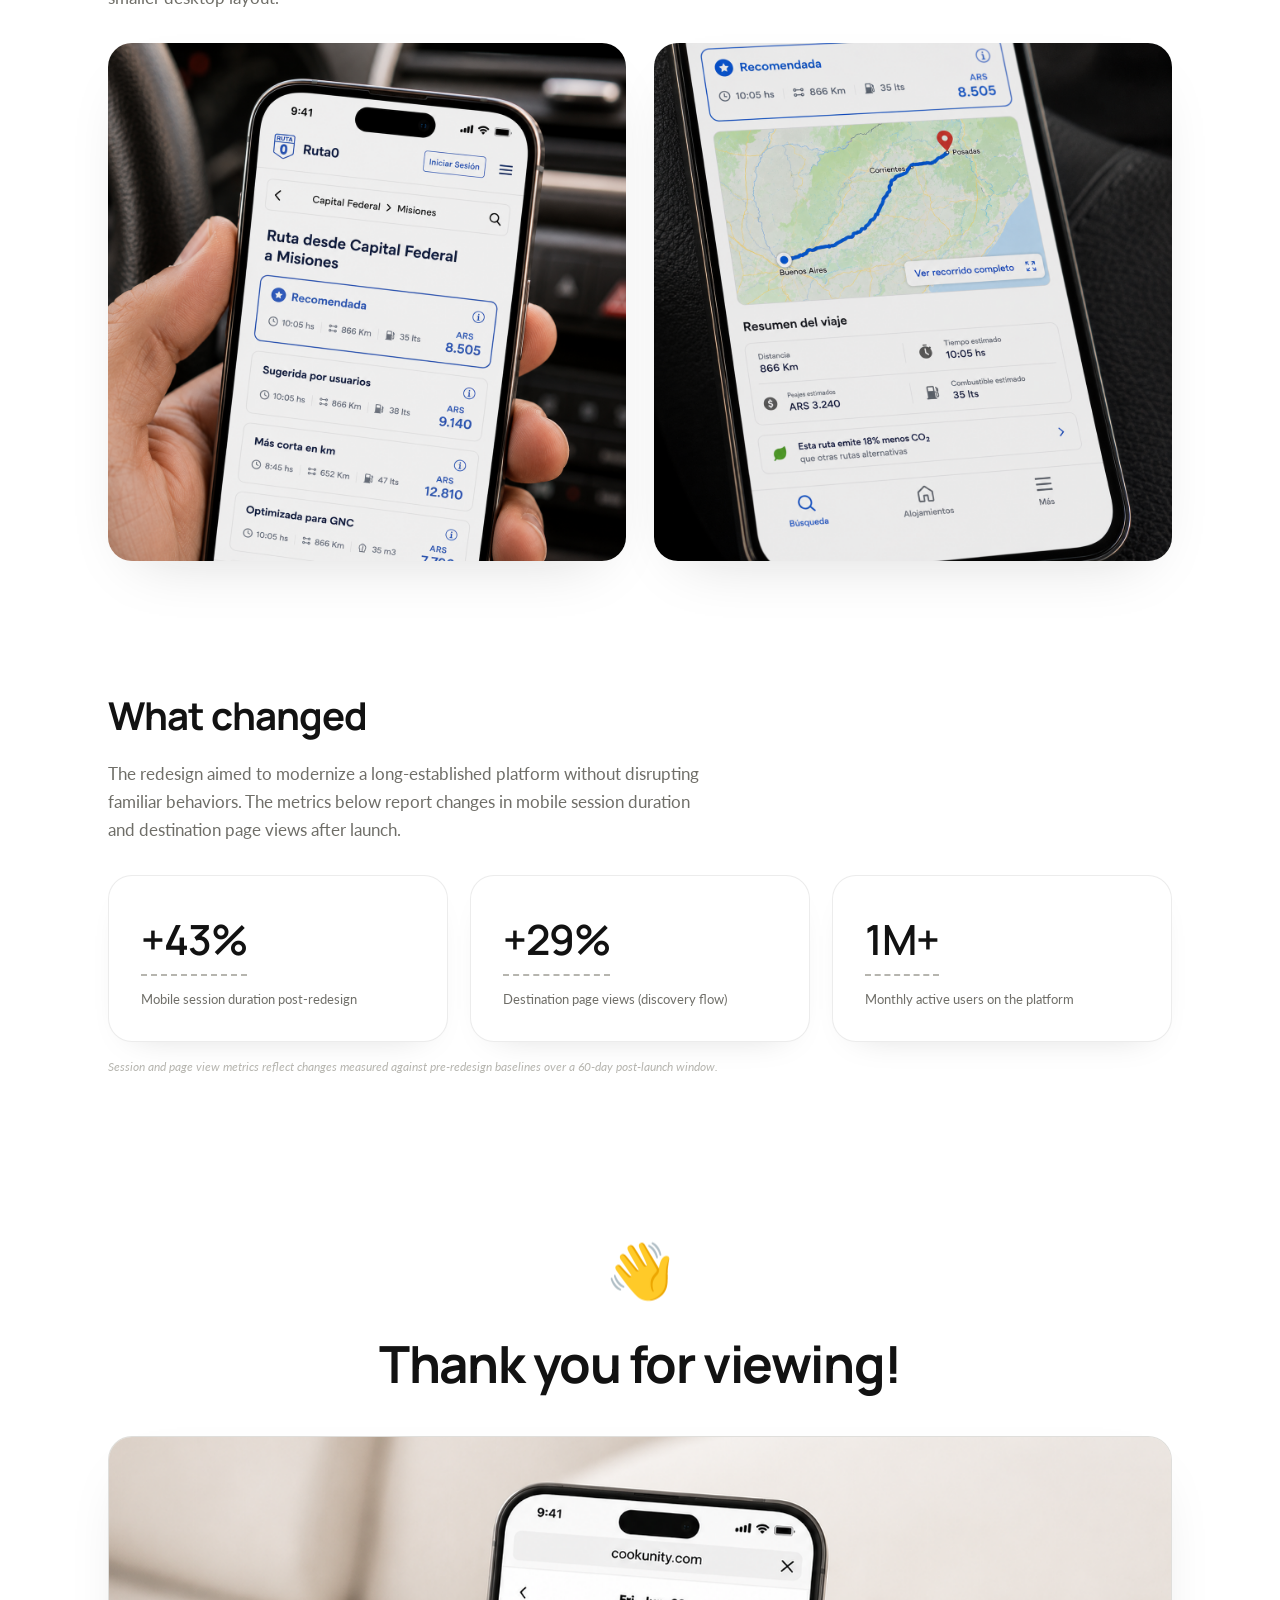
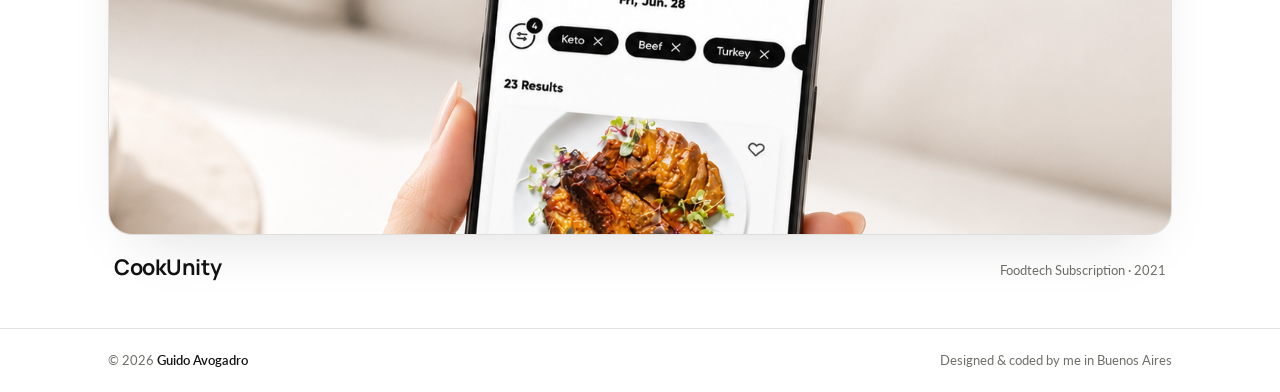
<file: project-4.html>
<!DOCTYPE html>
<html lang="en">
<head>
<meta charset="UTF-8">
<meta name="viewport" content="width=device-width, initial-scale=1.0">
<title>Ruta0 — Updating a trusted road travel product · Guido Avogadro</title>
<meta name="description" content="UX/UI redesign of Ruta0’s route search, destination discovery and mobile experience, balancing modernization with familiar user habits.">
<meta name="robots" content="noindex, nofollow">
<link rel="preconnect" href="https://fonts.googleapis.com">
<link rel="preconnect" href="https://fonts.gstatic.com" crossorigin>
<link rel="apple-touch-icon" sizes="180x180" href="/apple-touch-icon.png">
<link rel="icon" type="image/png" sizes="32x32" href="favicon-32x32.png">
<link rel="icon" type="image/png" sizes="16x16" href="favicon-16x16.png">
<link href="https://fonts.googleapis.com/css2?family=Manrope:wght@500;600;700;800&family=Lato:wght@400;700&display=swap" rel="stylesheet">
<style>
/* ============================================================
   Guido Avogadro — Portfolio v3 (ngulak-inspired)
   Warm paper ground, big rounded cards, label-slide buttons.
   ============================================================ */
:root{
  --bg:#ffffff;
  --card:#ffffff;
  --ink:#121212;
  --mid:#6f6e68;
  --faint:#b6b5af;
  --line:rgba(18,18,18,.12);
  --line-soft:rgba(18,18,18,.08);
  --ph:#f1f0ec;
  --disp:'Manrope',sans-serif;
  --sans:'Lato',sans-serif;
  --maxw:1240px;
  --pad:clamp(28px,6vw,88px);
  --r:24px;
  --r-sm:14px;
  --sh:0 24px 60px -30px rgba(18,18,18,.18);
  --ease:cubic-bezier(.2,.7,.2,1);
}
*{margin:0;padding:0;box-sizing:border-box}
html{-webkit-text-size-adjust:100%;scroll-behavior:smooth;overflow-x:hidden;width:100%}
body{font-family:var(--sans);background:var(--bg);color:var(--ink);-webkit-font-smoothing:antialiased;line-height:1.5;font-size:16px;overflow-x:hidden;width:100%;min-width:0}
::selection{background:var(--ink);color:var(--bg)}
a{color:inherit;text-decoration:none}
img{max-width:100%;display:block}
button{font:inherit;background:none;border:0;color:inherit;cursor:pointer}
.wrap{max-width:var(--maxw);margin:0 auto;padding-left:28px;padding-right:28px;width:100%}
@media(min-width:600px){.wrap{padding-left:44px;padding-right:44px}}
@media(min-width:900px){.wrap{padding-left:64px;padding-right:64px}}
@media(min-width:1200px){.wrap{padding-left:88px;padding-right:88px}}
:focus-visible{outline:2px solid var(--ink);outline-offset:3px;border-radius:6px}
h1,h2,h3,h4{font-family:var(--disp);font-weight:700;letter-spacing:-.02em}
.btn,.chip,.nav,.logo,.pcard .name,.exp .co,.contact .mail,.skills li,.skills h3,.xcard .xi,.numcard .n,.metric .mv,.pfacts .f .v,.ph .pl{font-family:var(--disp)}

/* ===== buttons (label slides up, duplicate slides in) ===== */
.btn{
  position:relative;display:inline-flex;align-items:center;gap:10px;
  border-radius:100px;padding:14px 26px;font-size:15px;font-weight:600;
  overflow:hidden;transition:background .3s,color .3s,border-color .3s,transform .3s;
}
.btn .lw{position:relative;display:block;overflow:hidden}
.btn .l{display:block;transition:transform .4s var(--ease)}
.btn .l.dup{position:absolute;left:0;top:100%;width:100%}
.btn:hover .l{transform:translateY(-100%)}
.btn:active{transform:scale(.97)}
.btn.dark{background:var(--ink);color:var(--bg)}
.btn.dark:hover{background:#2a2a2a}
.btn.ghost{background:transparent;border:1px solid var(--line)}
.btn.ghost:hover{border-color:var(--ink)}
.btn.sm{padding:10px 18px;font-size:13px}

/* ===== chips / badges ===== */
.chip{
  display:inline-flex;align-items:center;gap:8px;background:var(--card);
  border:1px solid var(--line-soft);border-radius:100px;padding:8px 14px;
  font-size:13px;font-weight:500;box-shadow:0 8px 24px -14px rgba(18,18,18,.25);
}
.chip .dot{position:relative;width:8px;height:8px;border-radius:50%;background:#1c8f4e}
.chip .dot::after{
  content:"";position:absolute;inset:0;border-radius:50%;background:#1c8f4e;
  animation:pulse 2.2s cubic-bezier(.2,.6,.4,1) infinite;
}
@keyframes pulse{
  0%{transform:scale(1);opacity:.65}
  70%{transform:scale(3);opacity:0}
  100%{transform:scale(3);opacity:0}
}
.chip .em{font-size:1rem;line-height:1}

/* ===== nav ===== */
header{position:fixed;top:0;left:0;right:0;z-index:60;transition:background .3s,box-shadow .3s}
header.scrolled{background:rgba(255,255,255,.85);backdrop-filter:blur(14px);box-shadow:0 1px 0 var(--line-soft)}
.nav{display:flex;align-items:center;justify-content:space-between;gap:16px;padding-top:16px;padding-bottom:16px}
.nav .logo{display:flex;align-items:center;gap:11px;font-weight:700;font-size:16px;letter-spacing:-.02em}
.nav .logo .mark{height:21px;width:auto;display:block}
.nav .logo .lname{transition:color .25s}
.nav .logo:hover .lname{color:var(--mid)}
.nav .links{display:flex;gap:clamp(16px,3vw,36px)}
.nav .links a{font-size:14px;font-weight:500;color:var(--mid);transition:color .25s;position:relative}
.nav .links a:hover{color:var(--ink)}
.nav .links a::after{content:"";position:absolute;left:0;bottom:-4px;height:1px;width:0;background:var(--ink);transition:width .3s var(--ease)}
.nav .links a:hover::after{width:100%}

/* ===== placeholders ===== */
.ph{
  position:relative;background:var(--ph);display:flex;flex-direction:column;
  align-items:center;justify-content:center;gap:6px;width:100%;overflow:hidden;
}
.ph .pl{font-weight:600;font-size:clamp(1rem,2vw,1.5rem);letter-spacing:-.01em}
.ph .ps{font-size:10px;text-transform:uppercase;letter-spacing:.16em;color:var(--mid);font-weight:600}
.ph::before,.ph::after{content:"";position:absolute;width:12px;height:12px;border:1px solid var(--faint);opacity:.6}
.ph::before{top:14px;left:14px;border-right:0;border-bottom:0}
.ph::after{bottom:14px;right:14px;border-left:0;border-top:0}

/* ===== hero ===== */
.hero{padding-top:clamp(120px,16vh,180px);padding-bottom:clamp(56px,8vh,96px)}
.hero .grid{display:grid;grid-template-columns:1.25fr .75fr;gap:clamp(28px,5vw,72px);align-items:center}
.hero h1{
  font-size:clamp(2.5rem,5.8vw,4.9rem);line-height:1.05;letter-spacing:-.034em;
  font-weight:700;max-width:20ch;margin-bottom:clamp(24px,4vh,40px);
}
.hero .kick{display:flex;align-items:center;gap:10px;font-family:var(--disp);font-weight:700;font-size:12px;letter-spacing:.05em;text-transform:uppercase;color:var(--mid);margin-bottom:clamp(18px,3vh,28px)}
.hero .kick::before{content:"";width:22px;height:1px;background:var(--ink)}
.hero h1 .soft{color:var(--mid)}
.hero h1 .ln{display:block;overflow:hidden}
.hero h1 .ln>span{display:block;transform:translateY(112%);transition:transform .9s var(--ease)}
.hero.ready h1 .ln:nth-child(1)>span{transition-delay:.05s}
.hero.ready h1 .ln:nth-child(2)>span{transition-delay:.14s}
.hero.ready h1 .ln:nth-child(3)>span{transition-delay:.23s}
.hero.ready h1 .ln>span{transform:translateY(0)}
.hero .ctas{display:flex;gap:12px;flex-wrap:wrap}
.hero .pcardio{position:relative}
.hero .photo{
  position:relative;border-radius:var(--r);overflow:hidden;background:var(--ph);
  aspect-ratio:4/4.6;box-shadow:var(--sh);
  transform:rotate(2deg);transition:transform .6s var(--ease);
}
.hero .pcardio:hover .photo{transform:rotate(0deg)}
.hero .photo img{width:100%;height:100%;object-fit:cover}
.hero .photo .alt2{position:absolute;inset:0;opacity:0}
@media(prefers-reduced-motion:no-preference){
  .hero .photo .alt2{animation:swap 4s linear infinite}
}
@keyframes swap{
  0%,46%{opacity:0}
  50%,96%{opacity:1}
  100%{opacity:0}
}
.hero .photo .pph{position:absolute;inset:0;display:flex;flex-direction:column;align-items:center;justify-content:center;gap:6px;border:1px dashed var(--faint);border-radius:var(--r)}
.hero .photo .pph .a{font-weight:700;font-size:1.2rem}
.hero .photo .pph .b{font-size:11px;text-transform:uppercase;letter-spacing:.14em;color:var(--mid);font-weight:600;text-align:center;line-height:1.7}
.hero .badge1{position:absolute;top:14px;left:14px;z-index:2}
.hero .badge2{position:absolute;bottom:14px;right:14px;z-index:2}

/* ===== section scaffold ===== */
.sec{padding-top:clamp(64px,10vh,120px);padding-bottom:clamp(64px,10vh,120px)}
.sec-head{display:flex;align-items:flex-end;justify-content:space-between;gap:18px;flex-wrap:wrap;margin-bottom:clamp(30px,5vh,52px)}
.sec-head h2{font-size:clamp(1.8rem,3.6vw,2.8rem);letter-spacing:-.025em;line-height:1.05}
.sec-head .sub{color:var(--mid);font-size:15px;max-width:38ch}

/* ===== projects ===== */
.plist{display:grid;grid-template-columns:1fr 1fr;gap:clamp(18px,2.6vw,30px)}
.pcard{display:block;position:relative}
.pcard .media{position:relative;aspect-ratio:4/3.1;overflow:hidden;background:var(--ph);border:1px solid var(--line-soft);border-radius:var(--r);box-shadow:var(--sh)}
.pcard .media .inner{position:absolute;inset:-6% 0;will-change:transform}
.pcard .media .ph{height:100%;border-radius:0}
.pcard .media,.pcard .media .inner{transition:transform .8s var(--ease)}
.pcard:hover .media .inner .ph .pl{transform:scale(1.03)}
.pcard .media .ph .pl{font-size:clamp(1.2rem,2.4vw,1.9rem);transition:transform .8s var(--ease)}
.pcard .media .arrow{
  position:absolute;right:14px;bottom:14px;z-index:2;
  width:44px;height:44px;border-radius:50%;background:var(--ink);color:#fff;
  display:flex;align-items:center;justify-content:center;font-size:17px;
  opacity:0;transform:translateY(8px) rotate(-45deg);transition:.4s var(--ease);
}
.pcard:hover .media .arrow{opacity:1;transform:none}
.pcard .cap{display:flex;justify-content:space-between;align-items:baseline;gap:14px;padding:16px 6px 0}
.pcard .cap .t{font-family:var(--disp);font-weight:700;font-size:clamp(1.05rem,1.8vw,1.35rem);letter-spacing:-.02em}
.pcard .cap .m{font-size:13px;color:var(--mid);text-align:right;white-space:nowrap}

/* ===== logo marquee ===== */
.lmq{overflow:hidden;padding:clamp(8px,1.5vh,16px) 0 clamp(34px,5vh,52px)}
.lmq .track{display:flex;align-items:center;width:max-content;animation:mq 32s linear infinite}
.lmq:hover .track{animation-play-state:paused}
.lmq .li{display:flex;align-items:center;justify-content:center;flex-shrink:0;padding:0 clamp(26px,3.5vw,52px)}
.lmq .li img{height:clamp(20px,2.2vw,28px);width:auto;object-fit:contain;filter:grayscale(1);opacity:.5;transition:opacity .3s,filter .3s}
.lmq .li:hover img{opacity:1}
.lmq .li .fb{font-family:var(--disp);font-weight:700;font-size:clamp(.95rem,1.5vw,1.2rem);letter-spacing:-.015em;color:var(--faint);white-space:nowrap;transition:color .3s}
.lmq .li:hover .fb{color:var(--ink)}

@keyframes mq{to{transform:translateX(-50%)}}

/* ===== about ===== */
.about .grid{display:grid;grid-template-columns:.85fr 1.15fr;gap:clamp(28px,5vw,72px);align-items:center}
.about .pic{border-radius:var(--r);overflow:hidden;box-shadow:var(--sh);aspect-ratio:4/4.4;position:relative}
.about .pic img{width:100%;height:100%;object-fit:cover}
.about h2{font-size:clamp(1.8rem,3.4vw,2.7rem);letter-spacing:-.025em;line-height:1.1;margin-bottom:20px;max-width:18ch}
.about p{color:var(--mid);font-size:1.02rem;line-height:1.65;max-width:54ch}
.about p+p{margin-top:16px}
.about .langs{display:flex;gap:10px;flex-wrap:wrap;margin-top:26px}

/* ===== expertise cards ===== */
.xgrid{display:grid;grid-template-columns:repeat(3,1fr);gap:clamp(14px,2vw,22px)}
.xcard{
  background:var(--card);border:1px solid var(--line-soft);border-radius:var(--r);padding:clamp(24px,3vw,34px);
  box-shadow:0 14px 38px -26px rgba(18,18,18,.22);
  transition:transform .45s var(--ease),box-shadow .45s var(--ease);
}
.xcard:hover{transform:translateY(-6px);box-shadow:var(--sh)}
.xcard .xic{
  width:48px;height:48px;border-radius:13px;background:var(--ph);
  display:flex;align-items:center;justify-content:center;
  margin-bottom:clamp(28px,5vh,52px);color:var(--ink);
  transition:background .35s,color .35s;
}
.xcard:hover .xic{background:var(--ink);color:#fff}
.ic{width:24px;height:24px;display:block}
.ic *{transform-box:fill-box;transform-origin:center}
/* 01 bars: grow on hover */
.ic-bars rect{transform-origin:center bottom}
.xcard:hover .ic-bars .b1{animation:barUp .55s var(--ease) both}
.xcard:hover .ic-bars .b2{animation:barUp .55s var(--ease) .08s both}
.xcard:hover .ic-bars .b3{animation:barUp .55s var(--ease) .16s both}
@keyframes barUp{from{transform:scaleY(.3)}to{transform:scaleY(1)}}
/* 02 loop: full spin */
.xcard:hover .ic-loop{animation:spin .8s var(--ease) both}
@keyframes spin{to{transform:rotate(360deg)}}
/* 03 grid: pop stagger */
.xcard:hover .ic-grid .g1{animation:pop .45s var(--ease) both}
.xcard:hover .ic-grid .g2{animation:pop .45s var(--ease) .07s both}
.xcard:hover .ic-grid .g3{animation:pop .45s var(--ease) .14s both}
.xcard:hover .ic-grid .g4{animation:pop .45s var(--ease) .21s both}
@keyframes pop{0%{transform:scale(.55)}70%{transform:scale(1.12)}100%{transform:scale(1)}}
/* 04 magnifier: scan */
.xcard:hover .ic-mag{animation:scan .9s var(--ease) both}
@keyframes scan{0%{transform:translate(0,0)}30%{transform:translate(-2.5px,-2.5px)}65%{transform:translate(2.5px,2px)}100%{transform:translate(0,0)}}
/* 05 rows: slide stagger */
.xcard:hover .ic-rows .r1{animation:row .5s var(--ease) both}
.xcard:hover .ic-rows .r2{animation:row .5s var(--ease) .08s both}
.xcard:hover .ic-rows .r3{animation:row .5s var(--ease) .16s both}
@keyframes row{0%{transform:translateX(-5px);opacity:.3}100%{transform:none;opacity:1}}
/* 06 code: brackets part, slash tilts */
.ic-code .lb,.ic-code .rb,.ic-code .sl{transition:transform .4s var(--ease)}
.xcard:hover .ic-code .lb{transform:translateX(-2.5px)}
.xcard:hover .ic-code .rb{transform:translateX(2.5px)}
.xcard:hover .ic-code .sl{transform:rotate(8deg)}
.xcard h3{font-size:1.15rem;margin-bottom:10px;letter-spacing:-.015em}
.xcard p{color:var(--mid);font-size:.94rem;line-height:1.6}

/* ===== skills — typographic index, no pills ===== */
.skills{background:var(--card);border:1px solid var(--line-soft);border-radius:var(--r);padding:clamp(26px,4vw,52px);box-shadow:var(--sh)}
.skills .cols{display:grid;grid-template-columns:repeat(3,1fr);gap:clamp(26px,4vw,60px)}
.skills h3{font-size:.85rem;text-transform:uppercase;letter-spacing:.14em;color:var(--mid);font-weight:600;padding-bottom:14px;border-bottom:1px solid var(--ink);margin-bottom:6px}
.skills ol{list-style:none;counter-reset:sk}
.skills li{
  counter-increment:sk;display:flex;align-items:baseline;gap:14px;
  padding:13px 0;border-bottom:1px solid var(--line-soft);
  font-size:1.02rem;font-weight:500;letter-spacing:-.01em;
  transition:padding-left .3s var(--ease);
}
.skills li::before{content:counter(sk,decimal-leading-zero);font-size:11px;color:var(--faint);font-variant-numeric:tabular-nums;font-weight:600}
@media(hover:hover){.skills li:hover{padding-left:8px}}
.skills li:last-child{border-bottom:0}

/* ===== experience ===== */
.exp .row{
  display:grid;grid-template-columns:auto 1.1fr 1fr auto;gap:16px;align-items:center;
  padding:clamp(16px,2.4vh,24px) 0;border-bottom:1px solid var(--line);
  transition:padding-left .3s var(--ease);
}
.exp .ico{
  width:48px;height:48px;border-radius:13px;background:#fff;
  border:1px solid var(--line-soft);
  box-shadow:0 1px 2px rgba(18,18,18,.08),0 8px 20px -10px rgba(18,18,18,.28);
  display:flex;align-items:center;justify-content:center;overflow:hidden;flex-shrink:0;
  transition:transform .35s var(--ease),box-shadow .35s var(--ease);
}
.exp .row:hover .ico{transform:scale(1.06);box-shadow:0 2px 3px rgba(18,18,18,.08),0 14px 28px -12px rgba(18,18,18,.35)}
.exp .ico img{width:100%;height:100%;object-fit:cover}
.exp .ico .ini{font-family:var(--disp);font-weight:800;font-size:15px;letter-spacing:-.02em;color:var(--mid)}
.exp .row:first-of-type{border-top:1px solid var(--line)}
@media(hover:hover){.exp .row:hover{padding-left:10px}}
.exp .co{font-weight:600;font-size:clamp(1.05rem,2vw,1.4rem);letter-spacing:-.015em}
.exp .rl{color:var(--mid);font-size:.95rem}
.exp .yr{color:var(--mid);font-size:13px;font-variant-numeric:tabular-nums;white-space:nowrap}

/* ===== contact ===== */
.contact{text-align:center;padding-top:clamp(80px,13vh,150px);padding-bottom:clamp(80px,13vh,150px)}
.contact .chip{margin-bottom:24px}
.contact h2{font-size:clamp(2.2rem,6vw,4.4rem);letter-spacing:-.03em;line-height:1.02;margin-bottom:16px}
.contact .sub{color:var(--mid);max-width:44ch;margin:0 auto clamp(28px,4vh,44px)}
.contact .mailrow{
  display:inline-flex;align-items:center;gap:14px;flex-wrap:wrap;justify-content:center;
  background:var(--card);border:1px solid var(--line-soft);border-radius:100px;padding:10px 10px 10px 26px;box-shadow:var(--sh);
}
.contact .mail{font-size:clamp(1.05rem,2.4vw,1.5rem);font-weight:600;letter-spacing:-.015em}
.contact .copybtn{position:relative}
.contact .copybtn .ok{position:absolute;inset:0;display:flex;align-items:center;justify-content:center;background:var(--ink);color:var(--bg);border-radius:100px;opacity:0;transition:opacity .25s}
.contact .copybtn.copied .ok{opacity:1}
.contact .note{margin-top:18px;font-size:13px;color:var(--mid)}

/* ===== footer ===== */
footer{border-top:1px solid var(--line)}
footer .fin{display:flex;justify-content:space-between;align-items:center;gap:14px;flex-wrap:wrap;padding-top:22px;padding-bottom:22px;font-size:13px;color:var(--mid)}
footer .fin b{color:var(--ink);font-weight:600}

/* ============================================================
   PROJECT TEMPLATE (single portfolio)
   ============================================================ */
.progress{position:fixed;top:0;left:0;height:2px;width:100%;z-index:70;pointer-events:none}
.progress .pb{height:100%;background:var(--ink);transform-origin:left;transform:scaleX(0)}

.phero{padding-top:clamp(110px,15vh,160px);padding-bottom:clamp(36px,5vh,56px)}
.phero .back{margin-bottom:clamp(26px,4vh,40px);display:inline-flex}
.phero h1{font-size:clamp(2.4rem,6vw,5rem);letter-spacing:-.032em;line-height:1.02;max-width:16ch;margin-bottom:18px}
.phero .lede{color:var(--mid);font-size:clamp(1.05rem,1.8vw,1.3rem);line-height:1.55;max-width:54ch}
.pfacts{
  display:grid;grid-template-columns:repeat(5,1fr);gap:18px;
  background:var(--card);border:1px solid var(--line-soft);border-radius:var(--r);padding:clamp(20px,3vw,32px);
  box-shadow:var(--sh);margin-top:clamp(28px,4vh,44px);
}
.pfacts .f .k{font-size:11px;text-transform:uppercase;letter-spacing:.14em;color:var(--mid);font-weight:600;margin-bottom:8px}
.pfacts .f .v{font-weight:600;font-size:.98rem;letter-spacing:-.01em;line-height:1.35}

.pimg{border-radius:var(--r);overflow:hidden;box-shadow:var(--sh)}
.pimg img{width:100%;height:100%;object-fit:cover;display:block}
.pimg.tall img{aspect-ratio:16/10}
.pimg .ph{aspect-ratio:16/9}
.pimg.tall .ph{aspect-ratio:16/10}
.two{display:grid;grid-template-columns:1fr 1fr;gap:clamp(16px,2.4vw,28px)}
.two .pimg .ph{aspect-ratio:1/1}
.gap{margin-top:clamp(16px,2.4vw,28px)}

.pstmt{padding-top:clamp(56px,9vh,100px);padding-bottom:clamp(56px,9vh,100px)}
.pstmt h2{font-size:clamp(1.6rem,3.4vw,2.6rem);letter-spacing:-.025em;line-height:1.18;max-width:30ch}
.pstmt h2 .soft{color:var(--mid)}

.psec{padding-top:clamp(48px,7vh,88px);padding-bottom:clamp(48px,7vh,88px)}
.psec h2{font-size:clamp(1.6rem,3.2vw,2.4rem);letter-spacing:-.025em;margin-bottom:16px}
.psec .desc{color:var(--mid);font-size:1.05rem;line-height:1.65;max-width:60ch;margin-bottom:clamp(24px,3.5vh,36px)}

.numgrid{display:grid;grid-template-columns:repeat(3,1fr);gap:clamp(14px,2vw,22px)}
.numcard{background:var(--card);border:1px solid var(--line-soft);border-radius:var(--r);padding:clamp(22px,3vw,32px);box-shadow:0 14px 38px -26px rgba(18,18,18,.22)}
.numcard .n{font-size:13px;font-weight:700;color:var(--faint);margin-bottom:clamp(22px,4vh,40px)}
.numcard h3{font-size:1.1rem;margin-bottom:10px;letter-spacing:-.015em}
.numcard p{color:var(--mid);font-size:.93rem;line-height:1.6}
.numcard.sol{background:var(--ink);color:var(--bg)}
.numcard.sol .n{color:rgba(255,255,255,.4)}
.numcard.sol p{color:rgba(255,255,255,.65)}

.metrics{display:grid;grid-template-columns:repeat(3,1fr);gap:clamp(14px,2vw,22px)}
.metric{background:var(--card);border:1px solid var(--line-soft);border-radius:var(--r);padding:clamp(22px,3vw,32px);box-shadow:0 14px 38px -26px rgba(18,18,18,.22)}
.metric .mv{font-size:clamp(1.8rem,3.4vw,2.6rem);font-weight:600;letter-spacing:-.025em;display:inline-block;border-bottom:2px dashed var(--faint);padding-bottom:4px;margin-bottom:14px}
.metric .ml{font-size:13px;color:var(--mid);line-height:1.45}
.mnote{font-size:12px;color:var(--faint);margin-top:16px;font-style:italic}

.thanks{text-align:center;padding-top:clamp(64px,10vh,120px);padding-bottom:clamp(30px,5vh,56px)}
.thanks .em{font-size:clamp(2rem,5vw,3.4rem);margin-bottom:14px;display:block}
.thanks h2{font-size:clamp(1.8rem,4.4vw,3.2rem);letter-spacing:-.028em;margin-bottom:34px}
.thanks .pcard{text-align:left}
.pcard.wide .media{aspect-ratio:16/6}

/* ===== reveal ===== */
.rv{opacity:0;transform:translateY(26px);transition:opacity .9s var(--ease),transform .9s var(--ease)}
.rv.in{opacity:1;transform:none}
.rv.d1{transition-delay:.08s}.rv.d2{transition-delay:.16s}.rv.d3{transition-delay:.24s}

/* ===== responsive ===== */
@media(max-width:960px){
  .xgrid,.numgrid,.metrics{grid-template-columns:1fr 1fr}
  .skills .cols{grid-template-columns:1fr}
  .pfacts{grid-template-columns:repeat(2,1fr)}
}
@media(max-width:760px){
  .hero .grid{grid-template-columns:1fr}
  .hero .pcardio{max-width:420px}
  .about .grid{grid-template-columns:1fr}
  .about .pic{max-width:420px}
  .nav .links{display:none}
  .plist{grid-template-columns:1fr}
  .pcard .media{aspect-ratio:4/3.1}
  .pcard.wide .media{aspect-ratio:16/9}
  .exp .row{grid-template-columns:auto 1fr auto;grid-template-areas:"ico co yr" "ico rl yr";row-gap:2px}
  .exp .ico{grid-area:ico;width:42px;height:42px;border-radius:11px}
  .exp .co{grid-area:co}.exp .rl{grid-area:rl}.exp .yr{grid-area:yr}
}
@media(max-width:560px){
  .xgrid,.numgrid,.metrics,.two{grid-template-columns:1fr}
  .pfacts{grid-template-columns:1fr 1fr}
  .contact .mailrow{border-radius:var(--r);flex-direction:column;align-items:stretch;padding:16px}
}
@media(prefers-reduced-motion:reduce){
  *{animation-duration:.001ms!important;transition-duration:.001ms!important;scroll-behavior:auto}
  .rv{opacity:1;transform:none}
  .hero h1 .ln>span{transform:none}
}


/* ============================================================
   Mobile-first safeguards
   ============================================================ */
/* never let any media or card exceed the padded container */
.wrap img,.wrap .ph,.wrap .pimg,.wrap .pcard,.wrap .skills{max-width:100%}
@media(max-width:760px){
  .hero{padding-top:clamp(104px,14vh,130px)}
  .hero .ctas .btn{flex:1;justify-content:center;min-width:150px}
  .sec{padding-top:clamp(56px,8vh,80px);padding-bottom:clamp(56px,8vh,80px)}
  .skills{padding:22px}
  .pfacts{padding:20px;gap:16px}
  .xcard{padding:22px}
  .about .pic{margin:0 auto}
  .phero h1{font-size:clamp(2rem,9vw,2.8rem)}
  .contact h2{font-size:clamp(2rem,9vw,2.8rem)}
}

</style>
</head>
<body id="top">

<div class="progress" aria-hidden="true"><div class="pb" id="pb"></div></div>

<header id="hd">
  <div class="wrap nav">
    <a class="logo" href="index.html"><img class="mark" src="ga-logo.png" alt="GA"><span class="lname">Guido Avogadro</span></a>
    <nav class="links">
      <a href="index.html#work">Work</a>
      <a href="index.html#about">About</a>
      <a href="index.html#expertise">Expertise</a>
    </nav>
    <a class="btn dark sm" href="index.html#contact"><span class="lw"><span class="l">Get in touch</span><span class="l dup">Get in touch</span></span></a>
  </div>
</header>

<main>

  <!-- HERO -->
  <section class="phero wrap">
    <a class="btn ghost sm back" href="index.html#work"><span class="lw"><span class="l">&larr; All projects</span><span class="l dup">&larr; All projects</span></span></a>
    <h1 class="rv">Modernizing a trusted road travel product</h1>
    <p class="lede rv d1">Ruta0 has helped people plan road trips in Argentina since 1999, with route calculations, community-reported road conditions and accommodation information. I led the UX/UI redesign of its core web and mobile experience. The challenge was to make the product feel current without disrupting the familiar tasks its existing audience relied on.</p>
    <div class="pfacts rv d2">
      <div class="f"><div class="k">Client</div><div class="v">Ruta0</div></div>
      <div class="f"><div class="k">Industry</div><div class="v">Travel &amp; Mobility</div></div>
      <div class="f"><div class="k">Year</div><div class="v">2024</div></div>
      <div class="f"><div class="k">Role</div><div class="v">Lead Product Designer</div></div>
    </div>
  </section>

  <!-- HERO IMAGE -->
  <section class="wrap rv">
    <div class="pimg tall"><img src="rt-hero.png" alt="Ruta0 redesign: route search and destination pages on web and mobile"></div>
  </section>

  <!-- BIG STATEMENT -->
  <section class="pstmt wrap">
    <h2 class="rv">The product’s history was an asset, not something to erase. <span class="soft">My goal was to update the experience while preserving the familiar structure and reliable information that returning users expected.</span></h2>
  </section>

  <!-- DETAIL IMAGE -->
  <section class="wrap rv">
    <div class="two rv d2">
      <div class="pimg"><img src="rt-detail-1.png" alt="Ruta0 route search interface"></div>
      <div class="pimg"><img src="rt-detail-2.png" alt="Ruta0 destination and accommodation detail"></div>
    </div>
  </section>

  <!-- PROBLEMS -->
  <section class="psec wrap">
    <h2 class="rv">What got in the way</h2>
    <p class="desc rv d1">Years of incremental additions had created an uneven experience. Research and analytics pointed to three problems: an outdated visual system, limited discovery paths and a mobile experience that did not reflect how people travel.</p>
    <div class="numgrid">
      <div class="numcard rv"><div class="n">01</div><h3>Outdated visual language</h3><p>The interface had accumulated visual inconsistencies. The information remained useful, but the presentation made the product feel older than the service it provided.</p></div>
      <div class="numcard rv d1"><div class="n">02</div><h3>Search was the only entry point</h3><p>Route search served people who already knew where they wanted to go, but gave less support to people still choosing a destination or region.</p></div>
      <div class="numcard rv d2"><div class="n">03</div><h3>Mobile was a scaled-down afterthought</h3><p>The mobile experience largely carried over the desktop structure instead of prioritizing common travel moments, such as checking road conditions or finding accommodation during a trip.</p></div>
    </div>
  </section>

  <!-- SOLUTIONS -->
  <section class="psec wrap">
    <h2 class="rv">The decisions</h2>
    <div class="numgrid">
      <div class="numcard sol rv"><div class="n">01</div><h3>Modern design, familiar structure</h3><p>I updated typography, color and page hierarchy while preserving the information density familiar to returning users. The decision was to modernize the presentation without forcing people to relearn the product.</p></div>
      <div class="numcard sol rv d1"><div class="n">02</div><h3>Discovery alongside search</h3><p>I gave destination and region browsing a clearer place alongside route search. This created a path for people who were exploring options rather than arriving with a fixed origin and destination.</p></div>
      <div class="numcard sol rv d2"><div class="n">03</div><h3>Mobile built for the road</h3><p>I reorganized mobile around the tasks people need during a trip: checking road status, finding accommodation and opening route information without searching through unrelated menus.</p></div>
    </div>
  </section>

  <!-- WEB -->
  <section class="psec wrap">
    <h2 class="rv">Web experience</h2>
    <p class="desc rv d1">The web experience brings route search, destination discovery and community road information into a more coherent structure. Destination pages connect accommodation, route options and road conditions so users can move from planning to useful details with less navigation.</p>
    <div class="pimg tall"><img src="rt-detail-5.png" alt="Ruta0 web redesign: destination page with route options and accommodation"></div>
  </section>

  <!-- MOBILE -->
  <section class="psec wrap">
    <h2 class="rv">Mobile experience</h2>
    <p class="desc rv d1">The mobile experience prioritizes the tasks most likely to happen on the road: checking a route, finding somewhere to stay and returning to directions. The hierarchy puts these actions closer to the surface instead of treating mobile as a smaller desktop layout.</p>
    <div class="two rv d2">
      <div class="pimg"><img src="rt-detail-6.png" alt="Ruta0 mobile route and map view"></div>
      <div class="pimg"><img src="rt-detail-7.png" alt="Ruta0 mobile accommodation search"></div>
    </div>
  </section>

  <!-- IMPACT -->
  <section class="psec wrap">
    <h2 class="rv">What changed</h2>
    <p class="desc rv d1">The redesign aimed to modernize a long-established platform without disrupting familiar behaviors. The metrics below report changes in mobile session duration and destination page views after launch.</p>
    <div class="metrics">
      <div class="metric rv"><span class="mv">+43%</span><div class="ml">Mobile session duration post-redesign</div></div>
      <div class="metric rv d1"><span class="mv">+29%</span><div class="ml">Destination page views (discovery flow)</div></div>
      <div class="metric rv d2"><span class="mv">1M+</span><div class="ml">Monthly active users on the platform</div></div>
    </div>
    <p class="mnote">Session and page view metrics reflect changes measured against pre-redesign baselines over a 60-day post-launch window.</p>
  </section>

  <!-- THANKS + NEXT -->
  <section class="thanks wrap">
    <span class="em rv">&#128075;</span>
    <h2 class="rv d1">Thank you for viewing!</h2>
    <a class="pcard wide rv d2" href="project-1.html">
      <div class="media">
        <div class="inner"><img src="cu-home.png" alt="Ruta0 route planning interface"></div>
        <span class="arrow">&rarr;</span>
      </div>
      <div class="cap"><span class="t">CookUnity</span><span class="m">Foodtech Subscription &middot; 2021</span></div>
    </a>
  </section>

</main>

<footer>
  <div class="wrap fin">
    <span>&copy; 2026 <b>Guido Avogadro</b></span>
    <span>Designed &amp; coded by me in Buenos Aires</span>
  </div>
</footer>

<script>
var hd=document.getElementById('hd'),pb=document.getElementById('pb');
addEventListener('scroll',function(){
  hd.classList.toggle('scrolled',scrollY>40);
  var max=document.documentElement.scrollHeight-innerHeight;
  pb.style.transform='scaleX('+(max>0?Math.min(scrollY/max,1):0)+')';
},{passive:true});
var io=new IntersectionObserver(function(es){es.forEach(function(e){if(e.isIntersecting){e.target.classList.add('in');io.unobserve(e.target)}})},{threshold:.1});
document.querySelectorAll('.rv').forEach(function(el){io.observe(el)});
</script>
</body>
</html>
</file>
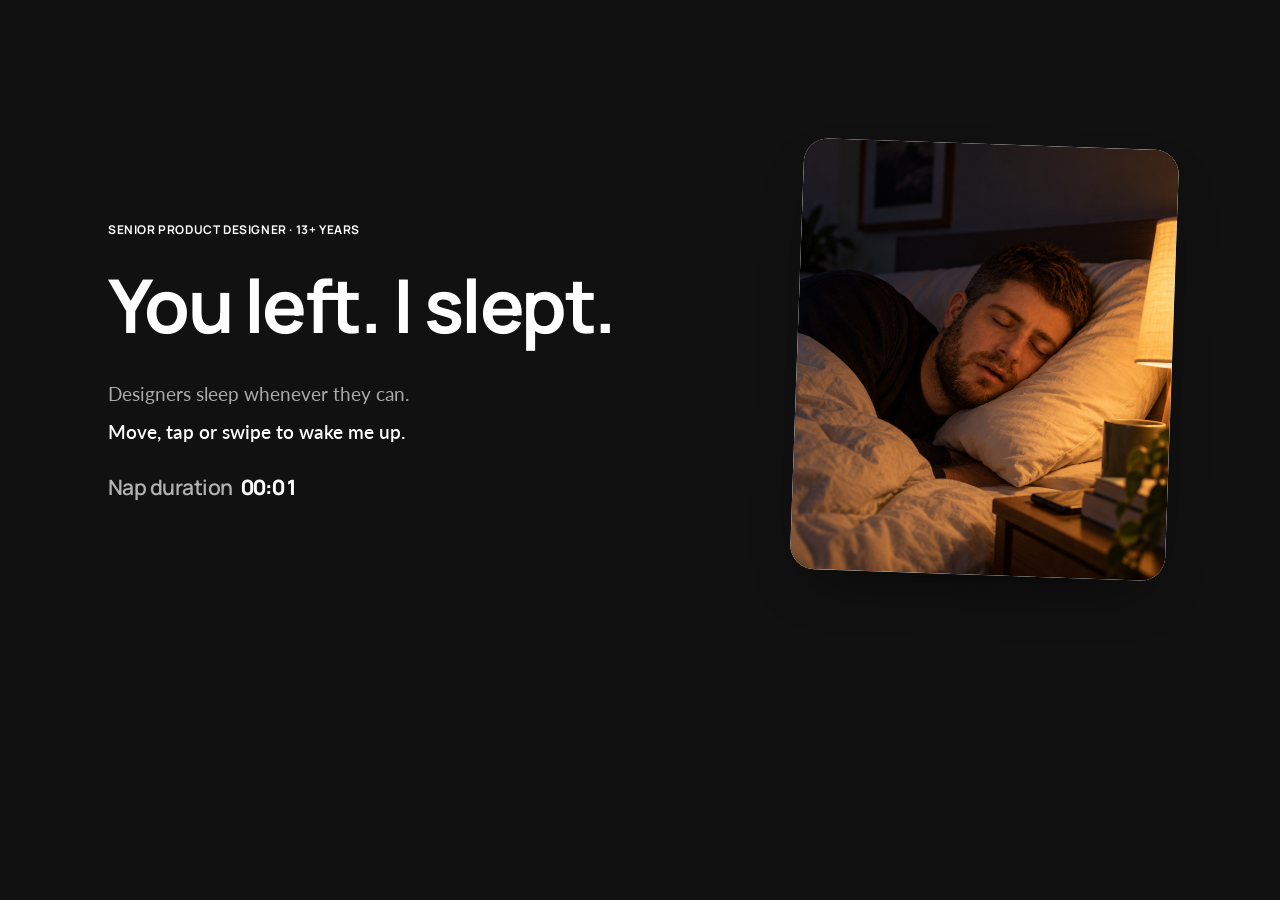
<file: sleeping.html>
<!DOCTYPE html>
<html lang="en">
<head>
<meta charset="UTF-8">
<meta name="viewport" content="width=device-width, initial-scale=1.0">
<title>Guido Avogadro - Senior Product Designer</title>
<meta name="description" content="Senior product designer crafting products that feel obvious and convert better. 13+ years across travel, fintech, enterprise and DTC.">

<!-- Google tag (gtag.js) -->
<script async src="https://www.googletagmanager.com/gtag/js?id=G-EMPK6W0F9X"></script>
<script>
  window.dataLayer = window.dataLayer || [];
  function gtag(){dataLayer.push(arguments);}
  gtag('js', new Date());

  gtag('config', 'G-EMPK6W0F9X');
</script>

<!-- Hotjar Tracking Code for guidoavogadro.com -->
<script>
    (function(h,o,t,j,a,r){
        h.hj=h.hj||function(){(h.hj.q=h.hj.q||[]).push(arguments)};
        h._hjSettings={hjid:576747,hjsv:6};
        a=o.getElementsByTagName('head')[0];
        r=o.createElement('script');r.async=1;
        r.src=t+h._hjSettings.hjid+j+h._hjSettings.hjsv;
        a.appendChild(r);
    })(window,document,'https://static.hotjar.com/c/hotjar-','.js?sv=');
</script>

<!-- Google Tag Manager -->
<script>(function(w,d,s,l,i){w[l]=w[l]||[];w[l].push({'gtm.start':
new Date().getTime(),event:'gtm.js'});var f=d.getElementsByTagName(s)[0],
j=d.createElement(s),dl=l!='dataLayer'?'&l='+l:'';j.async=true;j.src=
'https://www.googletagmanager.com/gtm.js?id='+i+dl;f.parentNode.insertBefore(j,f);
})(window,document,'script','dataLayer','GTM-KSC5NS3Q');</script>
<!-- End Google Tag Manager -->

<link rel="preconnect" href="https://fonts.googleapis.com">
<link rel="preconnect" href="https://fonts.gstatic.com" crossorigin>
<link rel="icon" type="image/x-icon" href="favicon-gja.ico">
<link href="https://fonts.googleapis.com/css2?family=Manrope:wght@500;600;700;800&family=Lato:wght@400;700&display=swap" rel="stylesheet">
<style>
/* ============================================================
   Guido Avogadro — Portfolio v3 (ngulak-inspired)
   Warm paper ground, big rounded cards, label-slide buttons.
   ============================================================ */
:root{
  --bg:#fafafa;
  --card:#ffffff;
  --ink:#121212;
  --mid:#6f6e68;
  --faint:#b6b5af;
  --line:rgba(18,18,18,.12);
  --line-soft:rgba(18,18,18,.08);
  --ph:#f1f0ec;
  --disp:'Manrope',sans-serif;
  --sans:'Lato',sans-serif;
  --maxw:1240px;
  --pad:clamp(28px,6vw,88px);
  --r:24px;
  --r-sm:14px;
  --sh:0 24px 60px -30px rgba(18,18,18,.18);
  --ease:cubic-bezier(.2,.7,.2,1);
}
*{margin:0;padding:0;box-sizing:border-box}
html{-webkit-text-size-adjust:100%;scroll-behavior:smooth;overflow-x:hidden;width:100%}
body{font-family:var(--sans);background:var(--bg);color:var(--ink);-webkit-font-smoothing:antialiased;line-height:1.5;font-size:16px;overflow-x:hidden;width:100%;min-width:0}
::selection{background:var(--ink);color:var(--bg)}
a{color:inherit;text-decoration:none}
img{max-width:100%;display:block}
button{font:inherit;background:none;border:0;color:inherit;cursor:pointer}
.wrap{max-width:var(--maxw);margin:0 auto;padding-left:28px;padding-right:28px;width:100%}
@media(min-width:600px){.wrap{padding-left:44px;padding-right:44px}}
@media(min-width:900px){.wrap{padding-left:64px;padding-right:64px}}
@media(min-width:1200px){.wrap{padding-left:88px;padding-right:88px}}
:focus-visible{outline:2px solid var(--ink);outline-offset:3px;border-radius:6px}
h1,h2,h3,h4{font-family:var(--disp);font-weight:700;letter-spacing:-.02em}
.btn,.chip,.nav,.logo,.pcard .name,.exp .co,.contact .mail,.skills li,.skills h3,.xcard .xi,.numcard .n,.metric .mv,.pfacts .f .v,.ph .pl{font-family:var(--disp)}

/* ===== buttons (label slides up, duplicate slides in) ===== */
.btn{
  position:relative;display:inline-flex;align-items:center;gap:10px;
  border-radius:100px;padding:14px 26px;font-size:15px;font-weight:600;
  overflow:hidden;transition:background .3s,color .3s,border-color .3s,transform .3s;
}
.btn .lw{position:relative;display:block;overflow:hidden}
.btn .l{display:block;transition:transform .4s var(--ease)}
.btn .l.dup{position:absolute;left:0;top:100%;width:100%}
.btn:hover .l{transform:translateY(-100%)}
.btn:active{transform:scale(.97)}
.btn.dark{background:var(--ink);color:var(--bg)}
.btn.dark:hover{background:#2a2a2a}
.btn.ghost{background:transparent;border:1px solid var(--line)}
.btn.ghost:hover{border-color:var(--ink)}
.btn.sm{padding:10px 18px;font-size:13px}

/* ===== chips / badges ===== */
.chip{
  display:inline-flex;align-items:center;gap:8px;background:var(--card);
  border:1px solid var(--line-soft);border-radius:100px;padding:8px 14px;
  font-size:13px;font-weight:500;box-shadow:0 8px 24px -14px rgba(18,18,18,.25);
}
70%{transform:scale(3);opacity:0}
  100%{transform:scale(3);opacity:0}
}
.chip .em{font-size:1rem;line-height:1}

/* ===== nav ===== */
header{position:fixed;top:0;left:0;right:0;z-index:60;transition:background .3s,box-shadow .3s}
header.scrolled{background:rgba(255,255,255,.85);backdrop-filter:blur(14px);box-shadow:0 1px 0 var(--line-soft)}
.nav{display:flex;align-items:center;justify-content:space-between;gap:16px;padding-top:16px;padding-bottom:16px}
.nav .logo{display:flex;align-items:center;gap:11px;font-weight:700;font-size:16px;letter-spacing:-.02em}
.nav .logo .mark{height:21px;width:auto;display:block}
.nav .logo .lname{transition:color .25s}
.nav .logo:hover .lname{color:var(--mid)}
.nav .links{display:flex;gap:clamp(16px,3vw,36px)}
.nav .links a{font-size:14px;font-weight:500;color:var(--mid);transition:color .25s;position:relative}
.nav .links a:hover{color:var(--ink)}
.nav .links a::after{content:"";position:absolute;left:0;bottom:-4px;height:1px;width:0;background:var(--ink);transition:width .3s var(--ease)}
.nav .links a:hover::after{width:100%}

/* ===== placeholders ===== */
.ph{
  position:relative;background:var(--ph);display:flex;flex-direction:column;
  align-items:center;justify-content:center;gap:6px;width:100%;overflow:hidden;
}
.ph .pl{font-weight:600;font-size:clamp(1rem,2vw,1.5rem);letter-spacing:-.01em}
.ph .ps{font-size:10px;text-transform:uppercase;letter-spacing:.16em;color:var(--mid);font-weight:600}
.ph::before,.ph::after{content:"";position:absolute;width:12px;height:12px;border:1px solid var(--faint);opacity:.6}
.ph::before{top:14px;left:14px;border-right:0;border-bottom:0}
.ph::after{bottom:14px;right:14px;border-left:0;border-top:0}

/* ===== hero ===== */
.hero{padding-top:clamp(120px,16vh,180px);padding-bottom:clamp(56px,8vh,96px)}
.hero .grid{display:grid;grid-template-columns:1.25fr .75fr;gap:clamp(28px,5vw,72px);align-items:center}
.hero h1{
  font-size:clamp(2.5rem,5.8vw,4.9rem);line-height:1.05;letter-spacing:-.034em;
  font-weight:700;max-width:20ch;margin-bottom:clamp(24px,4vh,40px);
}
.hero .kick{display:flex;align-items:center;gap:10px;font-family:var(--disp);font-weight:700;font-size:12px;letter-spacing:.05em;text-transform:uppercase;color:var(--mid);margin-bottom:clamp(18px,3vh,28px)}
.hero .kick::before {
  display: none;
}
.hero h1 .soft{color:var(--mid)}
.hero h1 .ln{display:block;overflow:hidden;padding-bottom:.12em;margin-bottom:-.12em}
.hero h1 .ln>span{display:block;transform:translateY(112%);transition:transform .9s var(--ease)}
.hero.ready h1 .ln:nth-child(1)>span{transition-delay:.05s}
.hero.ready h1 .ln:nth-child(2)>span{transition-delay:.14s}
.hero.ready h1 .ln:nth-child(3)>span{transition-delay:.23s}
.hero.ready h1 .ln>span{transform:translateY(0)}
.hero .ctas{display:flex;gap:12px;flex-wrap:wrap}
.hero .pcardio{position:relative}
.hero .photo{
  position:relative;border-radius:var(--r);overflow:hidden;background:var(--ph);
  aspect-ratio:4/4.6;box-shadow:var(--sh);
  transform:rotate(2deg);transition:transform .6s var(--ease);
}
.hero .pcardio:hover .photo{transform:rotate(0deg)}
.hero .photo img{width:100%;height:100%;object-fit:cover}
.hero .photo .alt2{position:absolute;inset:0;opacity:0}
@media(prefers-reduced-motion:no-preference){
  .hero .photo .alt2{animation:swap 2s linear infinite}
}
@keyframes swap{
  0%,46%{opacity:0}
  50%,96%{opacity:1}
  100%{opacity:0}
}
.hero .photo .pph{position:absolute;inset:0;display:flex;flex-direction:column;align-items:center;justify-content:center;gap:6px;border:1px dashed var(--faint);border-radius:var(--r)}
.hero .photo .pph .a{font-weight:700;font-size:1.2rem}
.hero .photo .pph .b{font-size:11px;text-transform:uppercase;letter-spacing:.14em;color:var(--mid);font-weight:600;text-align:center;line-height:1.7}
.hero .badge1{position:absolute;top:14px;left:14px;z-index:2}
.hero .badge2{position:absolute;bottom:14px;right:14px;z-index:2}

/* ===== section scaffold ===== */
.sec{padding-top:clamp(64px,10vh,120px);padding-bottom:clamp(64px,10vh,120px)}
.sec-head{display:flex;align-items:flex-end;justify-content:space-between;gap:18px;flex-wrap:wrap;margin-bottom:clamp(30px,5vh,52px)}
.sec-head h2{font-size:clamp(1.8rem,3.6vw,2.8rem);letter-spacing:-.025em;line-height:1.05}
.sec-head .sub{color:var(--mid);font-size:15px;max-width:38ch}

/* ===== projects ===== */
.plist{display:grid;grid-template-columns:1fr 1fr;gap:clamp(18px,2.6vw,30px)}
.pcard{display:block;position:relative}
.pcard .media{position:relative;aspect-ratio:4/3.1;overflow:hidden;background:var(--ph);border:1px solid var(--line-soft);border-radius:var(--r);box-shadow:var(--sh)}
.pcard .media .inner{position:absolute;inset:-6% 0;will-change:transform}
.pcard .media .ph{height:100%;border-radius:0}
.pcard .media,.pcard .media .inner{transition:transform .8s var(--ease)}
.pcard:hover .media .inner .ph .pl{transform:scale(1.03)}
.pcard .media .ph .pl{font-size:clamp(1.2rem,2.4vw,1.9rem);transition:transform .8s var(--ease)}
.pcard .media .arrow{
  position:absolute;right:14px;bottom:14px;z-index:2;
  width:44px;height:44px;border-radius:50%;background:var(--ink);color:#fff;
  display:flex;align-items:center;justify-content:center;font-size:17px;
  opacity:0;transform:translateY(8px) rotate(-45deg);transition:.4s var(--ease);
}
.pcard:hover .media .arrow{opacity:1;transform:none}
.pcard .cap{display:flex;justify-content:space-between;align-items:baseline;gap:14px;padding:16px 6px 0}
.pcard .cap .t{font-family:var(--disp);font-weight:700;font-size:clamp(1.05rem,1.8vw,1.35rem);letter-spacing:-.02em}
.pcard .cap .m{font-size:13px;color:var(--mid);text-align:right;white-space:nowrap}

/* ===== logo marquee ===== */
.lmq{overflow:hidden;padding:clamp(8px,1.5vh,16px) 0 clamp(34px,5vh,52px)}
.lmq .track{display:flex;align-items:center;width:max-content;animation:mq 32s linear infinite}
.lmq:hover .track{animation-play-state:paused}
.lmq .li{display:flex;align-items:center;justify-content:center;flex-shrink:0;padding:0 clamp(26px,3.5vw,52px)}
.lmq .li img{height:clamp(20px,2.2vw,28px);width:auto;object-fit:contain;filter:grayscale(1);opacity:.5;transition:opacity .3s,filter .3s}
.lmq .li:hover img{opacity:1}
.lmq .li .fb{font-family:var(--disp);font-weight:700;font-size:clamp(.95rem,1.5vw,1.2rem);letter-spacing:-.015em;color:var(--faint);white-space:nowrap;transition:color .3s}
.lmq .li:hover .fb{color:var(--ink)}

@keyframes mq{to{transform:translateX(-50%)}}

/* ===== about ===== */
.about .grid{display:grid;grid-template-columns:.85fr 1.15fr;gap:clamp(28px,5vw,72px);align-items:center}
.about .pic{border-radius:var(--r);overflow:hidden;box-shadow:var(--sh);aspect-ratio:4/4.4;position:relative}
.about .pic img{width:100%;height:100%;object-fit:cover}
.about h2{font-size:clamp(1.8rem,3.4vw,2.7rem);letter-spacing:-.025em;line-height:1.1;margin-bottom:20px;max-width:18ch}
.about p{color:var(--mid);font-size:1.02rem;line-height:1.65;max-width:54ch}
.about p+p{margin-top:16px}
.about .langs{display:flex;gap:10px;flex-wrap:wrap;margin-top:26px}

/* ===== expertise cards ===== */
.xgrid{display:grid;grid-template-columns:repeat(3,1fr);gap:clamp(14px,2vw,22px)}
.xcard{
  background:var(--card);border:1px solid var(--line-soft);border-radius:var(--r);padding:clamp(24px,3vw,34px);
  box-shadow:0 14px 38px -26px rgba(18,18,18,.22);
  transition:transform .45s var(--ease),box-shadow .45s var(--ease);
}
.xcard:hover{transform:translateY(-6px);box-shadow:var(--sh)}
.xcard .xic{
  width:48px;height:48px;border-radius:13px;background:var(--ph);
  display:flex;align-items:center;justify-content:center;
  margin-bottom:clamp(28px,5vh,52px);color:var(--ink);
  transition:background .35s,color .35s;
}
.xcard:hover .xic{background:var(--ink);color:#fff}
.ic{width:24px;height:24px;display:block}
.ic *{transform-box:fill-box;transform-origin:center}
/* 01 bars: grow on hover */
.ic-bars rect{transform-origin:center bottom}
.xcard:hover .ic-bars .b1{animation:barUp .55s var(--ease) both}
.xcard:hover .ic-bars .b2{animation:barUp .55s var(--ease) .08s both}
.xcard:hover .ic-bars .b3{animation:barUp .55s var(--ease) .16s both}
@keyframes barUp{from{transform:scaleY(.3)}to{transform:scaleY(1)}}
/* 02 loop: full spin */
.xcard:hover .ic-loop{animation:spin .8s var(--ease) both}
@keyframes spin{to{transform:rotate(360deg)}}
/* 03 grid: pop stagger */
.xcard:hover .ic-grid .g1{animation:pop .45s var(--ease) both}
.xcard:hover .ic-grid .g2{animation:pop .45s var(--ease) .07s both}
.xcard:hover .ic-grid .g3{animation:pop .45s var(--ease) .14s both}
.xcard:hover .ic-grid .g4{animation:pop .45s var(--ease) .21s both}
@keyframes pop{0%{transform:scale(.55)}70%{transform:scale(1.12)}100%{transform:scale(1)}}
/* 04 magnifier: scan */
.xcard:hover .ic-mag{animation:scan .9s var(--ease) both}
@keyframes scan{0%{transform:translate(0,0)}30%{transform:translate(-2.5px,-2.5px)}65%{transform:translate(2.5px,2px)}100%{transform:translate(0,0)}}
/* 05 rows: slide stagger */
.xcard:hover .ic-rows .r1{animation:row .5s var(--ease) both}
.xcard:hover .ic-rows .r2{animation:row .5s var(--ease) .08s both}
.xcard:hover .ic-rows .r3{animation:row .5s var(--ease) .16s both}
@keyframes row{0%{transform:translateX(-5px);opacity:.3}100%{transform:none;opacity:1}}
/* 06 code: brackets part, slash tilts */
.ic-code .lb,.ic-code .rb,.ic-code .sl{transition:transform .4s var(--ease)}
.xcard:hover .ic-code .lb{transform:translateX(-2.5px)}
.xcard:hover .ic-code .rb{transform:translateX(2.5px)}
.xcard:hover .ic-code .sl{transform:rotate(8deg)}
.xcard h3{font-size:1.15rem;margin-bottom:10px;letter-spacing:-.015em}
.xcard p{color:var(--mid);font-size:.94rem;line-height:1.6}

/* ===== skills — typographic index, no pills ===== */
.skills{background:var(--card);border:1px solid var(--line-soft);border-radius:var(--r);padding:clamp(26px,4vw,52px);box-shadow:var(--sh)}
.skills .cols{display:grid;grid-template-columns:repeat(3,1fr);gap:clamp(26px,4vw,60px)}
.skills h3{font-size:.85rem;text-transform:uppercase;letter-spacing:.14em;color:var(--mid);font-weight:600;padding-bottom:14px;border-bottom:1px solid var(--ink);margin-bottom:6px}
.skills ol{list-style:none;counter-reset:sk}
.skills li{
  counter-increment:sk;display:flex;align-items:baseline;gap:14px;
  padding:13px 0;border-bottom:1px solid var(--line-soft);
  font-size:1.02rem;font-weight:500;letter-spacing:-.01em;
  transition:padding-left .3s var(--ease);
}
.skills li::before{content:counter(sk,decimal-leading-zero);font-size:11px;color:var(--faint);font-variant-numeric:tabular-nums;font-weight:600}
@media(hover:hover){.skills li:hover{padding-left:8px}}
.skills li:last-child{border-bottom:0}

/* ===== experience ===== */
.exp .row{
  display:grid;grid-template-columns:auto 1fr auto;gap:18px;align-items:center;
  padding:clamp(16px,2.4vh,24px) 0;border-bottom:1px solid var(--line);
  transition:padding-left .3s var(--ease);
}
.exp .who{display:flex;flex-direction:column;gap:3px;min-width:0}
.exp .ico{
  width:48px;height:48px;border-radius:13px;background:#fff;
  border:1px solid var(--line-soft);
  box-shadow:0 1px 2px rgba(18,18,18,.08),0 8px 20px -10px rgba(18,18,18,.28);
  display:flex;align-items:center;justify-content:center;overflow:hidden;flex-shrink:0;
  transition:transform .35s var(--ease),box-shadow .35s var(--ease);
}
.exp .row:hover .ico{transform:scale(1.06);box-shadow:0 2px 3px rgba(18,18,18,.08),0 14px 28px -12px rgba(18,18,18,.35)}
.exp .ico img{width:66%;height:66%;object-fit:contain}
.exp .ico .ini{font-family:var(--disp);font-weight:800;font-size:15px;letter-spacing:-.02em;color:var(--mid)}
.exp .row:first-of-type{border-top:1px solid var(--line)}
@media(hover:hover){.exp .row:hover{padding-left:10px}}
.exp .co{font-family:var(--disp);font-weight:700;font-size:clamp(1.2rem,2.4vw,1.6rem);letter-spacing:-.02em;line-height:1.15}
.exp .rl{color:var(--mid);font-size:.92rem}
.exp .yr{color:var(--mid);font-size:13px;font-variant-numeric:tabular-nums;white-space:nowrap}
.exp .row.now .yr{color:var(--ink);font-weight:700}
.exp .row.now .yr::before{content:"";display:inline-block;width:7px;height:7px;border-radius:50%;background:#1c8f4e;margin-right:8px;vertical-align:1px}

/* ===== contact ===== */
.contact{text-align:center;padding-top:clamp(80px,13vh,150px);padding-bottom:clamp(80px,13vh,150px)}
.contact .chip{margin-bottom:24px}
.contact h2{font-size:clamp(2.2rem,6vw,4.4rem);letter-spacing:-.03em;line-height:1.02;margin-bottom:16px}
.contact .sub{color:var(--mid);max-width:44ch;margin:0 auto clamp(28px,4vh,44px)}
.contact .mailrow{
  display:inline-flex;align-items:center;gap:14px;flex-wrap:wrap;justify-content:center;
  background:var(--card);border:1px solid var(--line-soft);border-radius:100px;padding:10px 10px 10px 26px;box-shadow:var(--sh);
}
.contact .mail{font-size:clamp(1.05rem,2.4vw,1.5rem);font-weight:600;letter-spacing:-.015em}
.contact .copybtn{position:relative}
.contact .copybtn .ok{position:absolute;inset:0;display:flex;align-items:center;justify-content:center;background:var(--ink);color:var(--bg);border-radius:100px;opacity:0;transition:opacity .25s}
.contact .copybtn.copied .ok{opacity:1}
.contact .note{margin-top:18px;font-size:13px;color:var(--mid)}

/* ===== footer ===== */
footer{border-top:1px solid var(--line)}
footer .fin{display:flex;justify-content:space-between;align-items:center;gap:14px;flex-wrap:wrap;padding-top:22px;padding-bottom:22px;font-size:13px;color:var(--mid)}
footer .fin b{color:var(--ink);font-weight:600}

/* ============================================================
   PROJECT TEMPLATE (single portfolio)
   ============================================================ */
.progress{position:fixed;top:0;left:0;height:2px;width:100%;z-index:70;pointer-events:none}
.progress .pb{height:100%;background:var(--ink);transform-origin:left;transform:scaleX(0)}

.phero{padding-top:clamp(110px,15vh,160px);padding-bottom:clamp(36px,5vh,56px)}
.phero .back{margin-bottom:clamp(26px,4vh,40px);display:inline-flex}
.phero h1{font-size:clamp(2.4rem,6vw,5rem);letter-spacing:-.032em;line-height:1.02;max-width:16ch;margin-bottom:18px}
.phero .lede{color:var(--mid);font-size:clamp(1.05rem,1.8vw,1.3rem);line-height:1.55;max-width:54ch}
.pfacts{
  display:grid;grid-template-columns:repeat(5,1fr);gap:18px;
  background:var(--card);border:1px solid var(--line-soft);border-radius:var(--r);padding:clamp(20px,3vw,32px);
  box-shadow:var(--sh);margin-top:clamp(28px,4vh,44px);
}
.pfacts .f .k{font-size:11px;text-transform:uppercase;letter-spacing:.14em;color:var(--mid);font-weight:600;margin-bottom:8px}
.pfacts .f .v{font-weight:600;font-size:.98rem;letter-spacing:-.01em;line-height:1.35}

.pimg{border-radius:var(--r);overflow:hidden;box-shadow:var(--sh)}
.pimg .ph{aspect-ratio:16/9}
.pimg.tall .ph{aspect-ratio:16/10}
.two{display:grid;grid-template-columns:1fr 1fr;gap:clamp(16px,2.4vw,28px)}
.two .pimg .ph{aspect-ratio:1/1}
.gap{margin-top:clamp(16px,2.4vw,28px)}

.pstmt{padding-top:clamp(56px,9vh,100px);padding-bottom:clamp(56px,9vh,100px)}
.pstmt h2{font-size:clamp(1.6rem,3.4vw,2.6rem);letter-spacing:-.025em;line-height:1.18;max-width:30ch}
.pstmt h2 .soft{color:var(--mid)}

.psec{padding-top:clamp(48px,7vh,88px);padding-bottom:clamp(48px,7vh,88px)}
.psec h2{font-size:clamp(1.6rem,3.2vw,2.4rem);letter-spacing:-.025em;margin-bottom:16px}
.psec .desc{color:var(--mid);font-size:1.05rem;line-height:1.65;max-width:60ch;margin-bottom:clamp(24px,3.5vh,36px)}

.numgrid{display:grid;grid-template-columns:repeat(3,1fr);gap:clamp(14px,2vw,22px)}
.numcard{background:var(--card);border:1px solid var(--line-soft);border-radius:var(--r);padding:clamp(22px,3vw,32px);box-shadow:0 14px 38px -26px rgba(18,18,18,.22)}
.numcard .n{font-size:13px;font-weight:700;color:var(--faint);margin-bottom:clamp(22px,4vh,40px)}
.numcard h3{font-size:1.1rem;margin-bottom:10px;letter-spacing:-.015em}
.numcard p{color:var(--mid);font-size:.93rem;line-height:1.6}
.numcard.sol{background:var(--ink);color:var(--bg)}
.numcard.sol .n{color:rgba(255,255,255,.4)}
.numcard.sol p{color:rgba(255,255,255,.65)}

.metrics{display:grid;grid-template-columns:repeat(3,1fr);gap:clamp(14px,2vw,22px)}
.metric{background:var(--card);border:1px solid var(--line-soft);border-radius:var(--r);padding:clamp(22px,3vw,32px);box-shadow:0 14px 38px -26px rgba(18,18,18,.22)}
.metric .mv{font-size:clamp(1.8rem,3.4vw,2.6rem);font-weight:600;letter-spacing:-.025em;display:inline-block;border-bottom:2px dashed var(--faint);padding-bottom:4px;margin-bottom:14px}
.metric .ml{font-size:13px;color:var(--mid);line-height:1.45}
.mnote{font-size:12px;color:var(--faint);margin-top:16px;font-style:italic}

.thanks{text-align:center;padding-top:clamp(64px,10vh,120px);padding-bottom:clamp(30px,5vh,56px)}
.thanks .em{font-size:clamp(2rem,5vw,3.4rem);margin-bottom:14px;display:block}
.thanks h2{font-size:clamp(1.8rem,4.4vw,3.2rem);letter-spacing:-.028em;margin-bottom:34px}
.thanks .pcard{text-align:left}
.pcard.wide .media{aspect-ratio:16/6}

/* ===== reveal ===== */
.rv{opacity:0;transform:translateY(26px);transition:opacity .9s var(--ease),transform .9s var(--ease)}
.rv.in{opacity:1;transform:none}
.rv.d1{transition-delay:.08s}.rv.d2{transition-delay:.16s}.rv.d3{transition-delay:.24s}

/* ===== responsive ===== */
@media(max-width:960px){
  .xgrid,.numgrid,.metrics{grid-template-columns:1fr 1fr}
  .skills .cols{grid-template-columns:1fr}
  .pfacts{grid-template-columns:repeat(2,1fr)}
}
@media(max-width:760px){
  .hero .grid{grid-template-columns:1fr}
  .hero .pcardio{max-width:420px}
  .about .grid{grid-template-columns:1fr}
  .about .pic{max-width:420px}
  .nav .links{display:none}
  .plist{grid-template-columns:1fr}
  .pcard .media{aspect-ratio:4/3.1}
  .pcard.wide .media{aspect-ratio:16/9}
  .exp .ico{width:42px;height:42px;border-radius:11px}
  .exp .yr{font-size:12px}
}
@media(max-width:560px){
  .xgrid,.numgrid,.metrics,.two{grid-template-columns:1fr}
  .pfacts{grid-template-columns:1fr 1fr}
  .contact .mailrow{border-radius:var(--r);flex-direction:column;align-items:stretch;padding:16px}
}
@media(prefers-reduced-motion:reduce){
  *{animation-duration:.001ms!important;transition-duration:.001ms!important;scroll-behavior:auto}
  .rv{opacity:1;transform:none}
  .hero h1 .ln>span{transform:none}
}


/* ============================================================
   Mobile-first safeguards
   ============================================================ */
/* never let any media or card exceed the padded container */
.wrap img,.wrap .ph,.wrap .pimg,.wrap .pcard,.wrap .skills{max-width:100%}
@media(max-width:760px){
  .hero{padding-top:clamp(104px,14vh,130px)}
  .hero .ctas .btn{flex:1;justify-content:center;min-width:150px}
  .sec{padding-top:clamp(56px,8vh,80px);padding-bottom:clamp(56px,8vh,80px)}
  .skills{padding:22px}
  .pfacts{padding:20px;gap:16px}
  .xcard{padding:22px}
  .about .pic{margin:0 auto}
  .phero h1{font-size:clamp(2rem,9vw,2.8rem)}
  .contact h2{font-size:clamp(2rem,9vw,2.8rem)}
}


/* ===== floating WhatsApp contact ===== */
.whatsapp-float{
  position:fixed;
  right:24px;
  bottom:24px;
  z-index:100;
  width:58px;
  height:58px;
  display:flex;
  align-items:center;
  justify-content:center;
  border-radius:50%;
  background:#25D366;
  color:#fff;
  box-shadow:0 10px 28px rgba(18,18,18,.20);
  transition:transform .25s var(--ease),box-shadow .25s var(--ease);
}
.whatsapp-float:hover{
  transform:translateY(-3px);
  box-shadow:0 14px 34px rgba(18,18,18,.25);
}
.whatsapp-float:active{transform:scale(.95)}
.whatsapp-float svg{width:29px;height:29px;display:block}
.whatsapp-float .wa-label{
  position:absolute;
  right:70px;
  top:50%;
  transform:translateY(-50%) translateX(6px);
  background:var(--ink);
  color:#fff;
  border-radius:10px;
  padding:8px 11px;
  font-family:var(--disp);
  font-size:12px;
  font-weight:600;
  white-space:nowrap;
  opacity:0;
  pointer-events:none;
  transition:opacity .2s,transform .2s;
}
.whatsapp-float:hover .wa-label,
.whatsapp-float:focus-visible .wa-label{
  opacity:1;
  transform:translateY(-50%) translateX(0);
}
@media(max-width:560px){
  .whatsapp-float{
    right:18px;
    bottom:18px;
    width:54px;
    height:54px;
  }
  .whatsapp-float svg{width:27px;height:27px}
  .whatsapp-float .wa-label{display:none}
}
@media(prefers-reduced-motion:reduce){
  .whatsapp-float{transition:none}
}

</style>

<style id="sleeping-timer">
.nap-timer{
  margin-top:28px;
  color:#fff;
  font-family:var(--disp);
  font-size:clamp(18px,1.65vw,24px);
  font-weight:800;
  line-height:1.1;
  letter-spacing:-.025em;
  font-variant-numeric:tabular-nums;
}
.nap-timer .timer-label{
  opacity:.68;
  margin-right:8px;
  font-weight:600;
}
.nap-timer .timer-value{
  font-weight:800;
  letter-spacing:-.035em;
}
.nap-timer.is-late{opacity:1}
.is-waking #sleepHeroTitle{}
@keyframes wakeTitle{
  from{opacity:1;transform:translateY(0)}
  to{opacity:.45;transform:translateY(-6px)}
}
</style>

<style id="sleeping-theme">
html.sleeping-dark,html.sleeping-dark body{background:#111;color:#fff}
html.sleeping-dark header.scrolled{background:rgba(17,17,17,.9);box-shadow:0 1px 0 rgba(255,255,255,.10)}
html.sleeping-dark .nav .logo .mark{filter:invert(1)}
html.sleeping-dark .nav .logo .lname,html.sleeping-dark .nav .links a,html.sleeping-dark .hero h1,html.sleeping-dark .hero .kick{color:#fff}
html.sleeping-dark .nav .links a:hover{color:#bbb}
html.sleeping-dark .nav .links a::after{background:#fff}
html.sleeping-dark .hero .ctas{display:none}
html.sleeping-dark .sleeping-copy{display:block;max-width:520px;margin-top:0;color:#aaa;font:400 clamp(17px,1.45vw,21px)/1.55 var(--sans)} html.sleeping-dark .wake-prompt{display:inline-block;margin-top:10px;color:#fff;font-weight:600}
html.sleeping-dark .chip{background:#191919;color:#fff;border-color:rgba(255,255,255,.10);box-shadow:none}
html.sleeping-dark .hero .photo{box-shadow:0 24px 60px -30px rgba(0,0,0,.8)}
</style>

<style id="sleeping-zzz">
.sleeping-zzz{position:absolute;top:5%;left:56%;width:150px;height:190px;z-index:3;pointer-events:none;color:#fff;font-family:var(--disp);font-weight:800;line-height:1}
.sleeping-zzz span{position:absolute;opacity:0;transform-origin:center;animation:zzzFromHead 3.6s ease-out infinite}
.sleeping-zzz .z1{left:0;bottom:18px;font-size:18px;animation-delay:0s}
.sleeping-zzz .z2{left:35px;bottom:68px;font-size:26px;animation-delay:.65s}
.sleeping-zzz .z3{left:82px;bottom:122px;font-size:37px;animation-delay:1.3s}
@keyframes zzzFromHead{
0%{opacity:0;transform:translate(0,18px) scale(.55) rotate(8deg)}
18%{opacity:.95}
62%{opacity:.7}
100%{opacity:0;transform:translate(30px,-22px) scale(1.12) rotate(-7deg)}
}
@media(max-width:760px){.sleeping-zzz{left:54%;top:4%;transform:scale(.82);transform-origin:left top}}
@media(prefers-reduced-motion:reduce){.sleeping-zzz span{animation:none;opacity:.8}}
</style>


<style id="sleeping-visibility-fix">
html.sleeping-dark .rv{opacity:1;transform:none}
html.sleeping-dark .hero h1 .ln>span{transform:translateY(0)}
</style>
</head>
<body id="top">

<section class="hero wrap" id="hero">
    <div class="grid">
      <div>
        <div class="kick rv">Senior Product Designer &middot; 13+ years</div>
        <h1>
          <span class="ln"><span id="sleepHeroTitle">You left. I slept.</span></span>
        </h1>
        <p class="sleeping-copy rv d1">Designers sleep whenever they can.<br><span class="wake-prompt">Move, tap or swipe to wake me up.</span></p>
        <div class="nap-timer" id="napTimer" aria-live="polite"><span class="timer-label">Nap duration</span><span class="timer-value">00:00</span></div>
      </div>
      <div class="pcardio rv d2">
        <div class="photo">
          <img src="photo-3.png" alt="Guido Avogadro sleeping">
        </div>
        <div class="sleeping-zzz" aria-hidden="true"><span class="z1">Z</span><span class="z2">Z</span><span class="z3">Z</span></div></span>
      </div>
    </div>
  </section>



<script id="sleeping-interaction">
(function(){
  document.documentElement.classList.add('sleeping-dark');

  var timer = document.getElementById('napTimer');
  var heroTitle = document.getElementById('sleepHeroTitle');
  var wakePrompt = document.querySelector('.wake-prompt');

  var startedAt = Date.now();
  var waking = false;
  var mouseWakeEnabled = false;

  function formatTime(seconds){
    var minutes = Math.floor(seconds / 60);
    var secs = seconds % 60;
    return String(minutes).padStart(2,'0') + ':' + String(secs).padStart(2,'0');
  }

  function wake(){
    if(waking) return;
    window.location.replace('index.html');
  }

  function startWaking(){
    if(waking) return;
    waking = true;

    heroTitle.textContent = "Ok, I'm waking up.";
    if(timer) timer.classList.add('is-late');
    if(wakePrompt) wakePrompt.textContent = 'Waking up...';

    document.documentElement.classList.add('is-waking');

    window.setTimeout(function(){
      window.location.replace('index.html');
    },1800);
  }

  function update(){
    if(waking || !timer || !heroTitle) return;

    var elapsed = Math.floor((Date.now() - startedAt) / 1000);
    var value = timer.querySelector('.timer-value');

    if(value) value.textContent = formatTime(elapsed);

    if(elapsed >= 15){
      startWaking();
    }else if(elapsed >= 10){
      heroTitle.textContent = 'Ok, awkward.';
    }else if(elapsed >= 5){
      heroTitle.textContent = 'Still here?';
    }else{
      heroTitle.textContent = 'You left. I slept.';
    }
  }

  update();
  window.setInterval(update,250);

  // Give the page time to render before mouse movement can wake it.
  window.setTimeout(function(){ mouseWakeEnabled = true; },1200);

  window.addEventListener('mousemove',function(){
    if(mouseWakeEnabled) wake();
  },{passive:true});

  window.addEventListener('touchstart',wake,{passive:true,once:true});
  window.addEventListener('touchmove',wake,{passive:true,once:true});
  window.addEventListener('wheel',wake,{passive:true,once:true});
})();
</script>

</body>
</html>
</file>
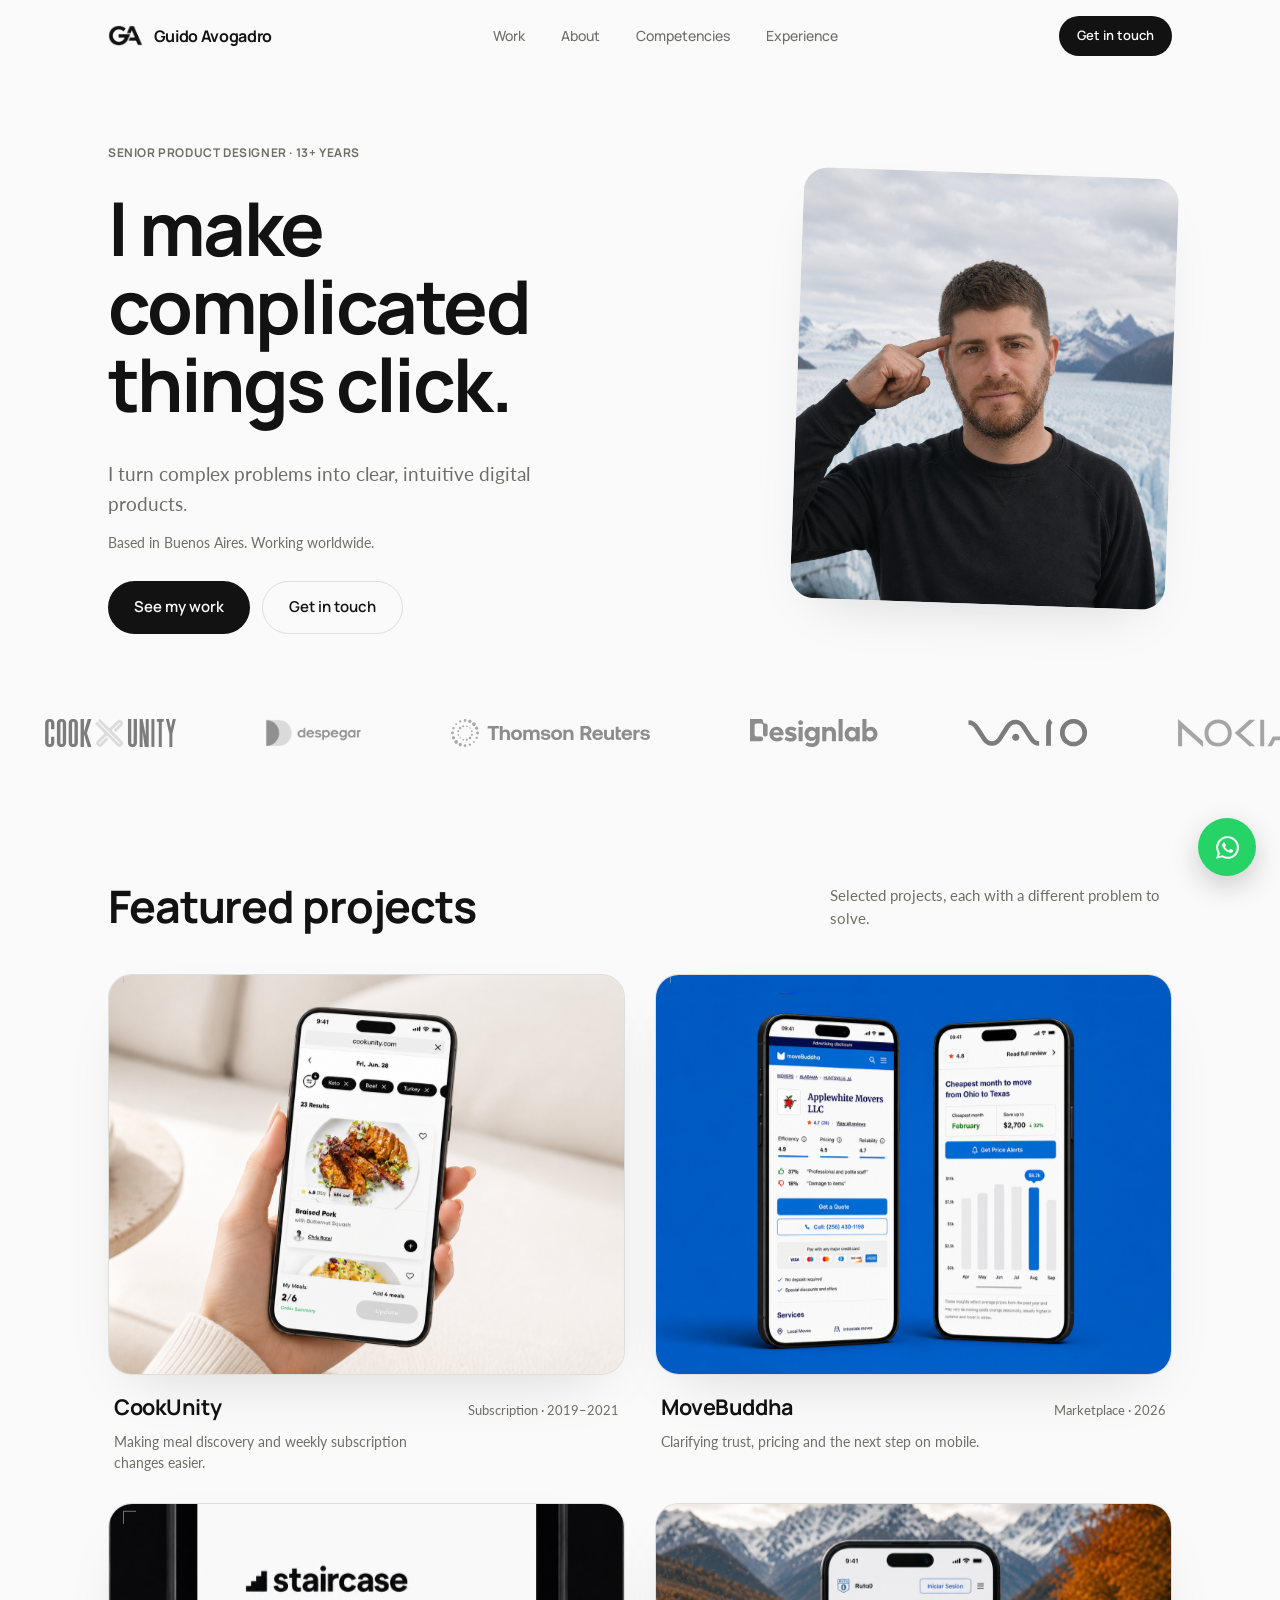
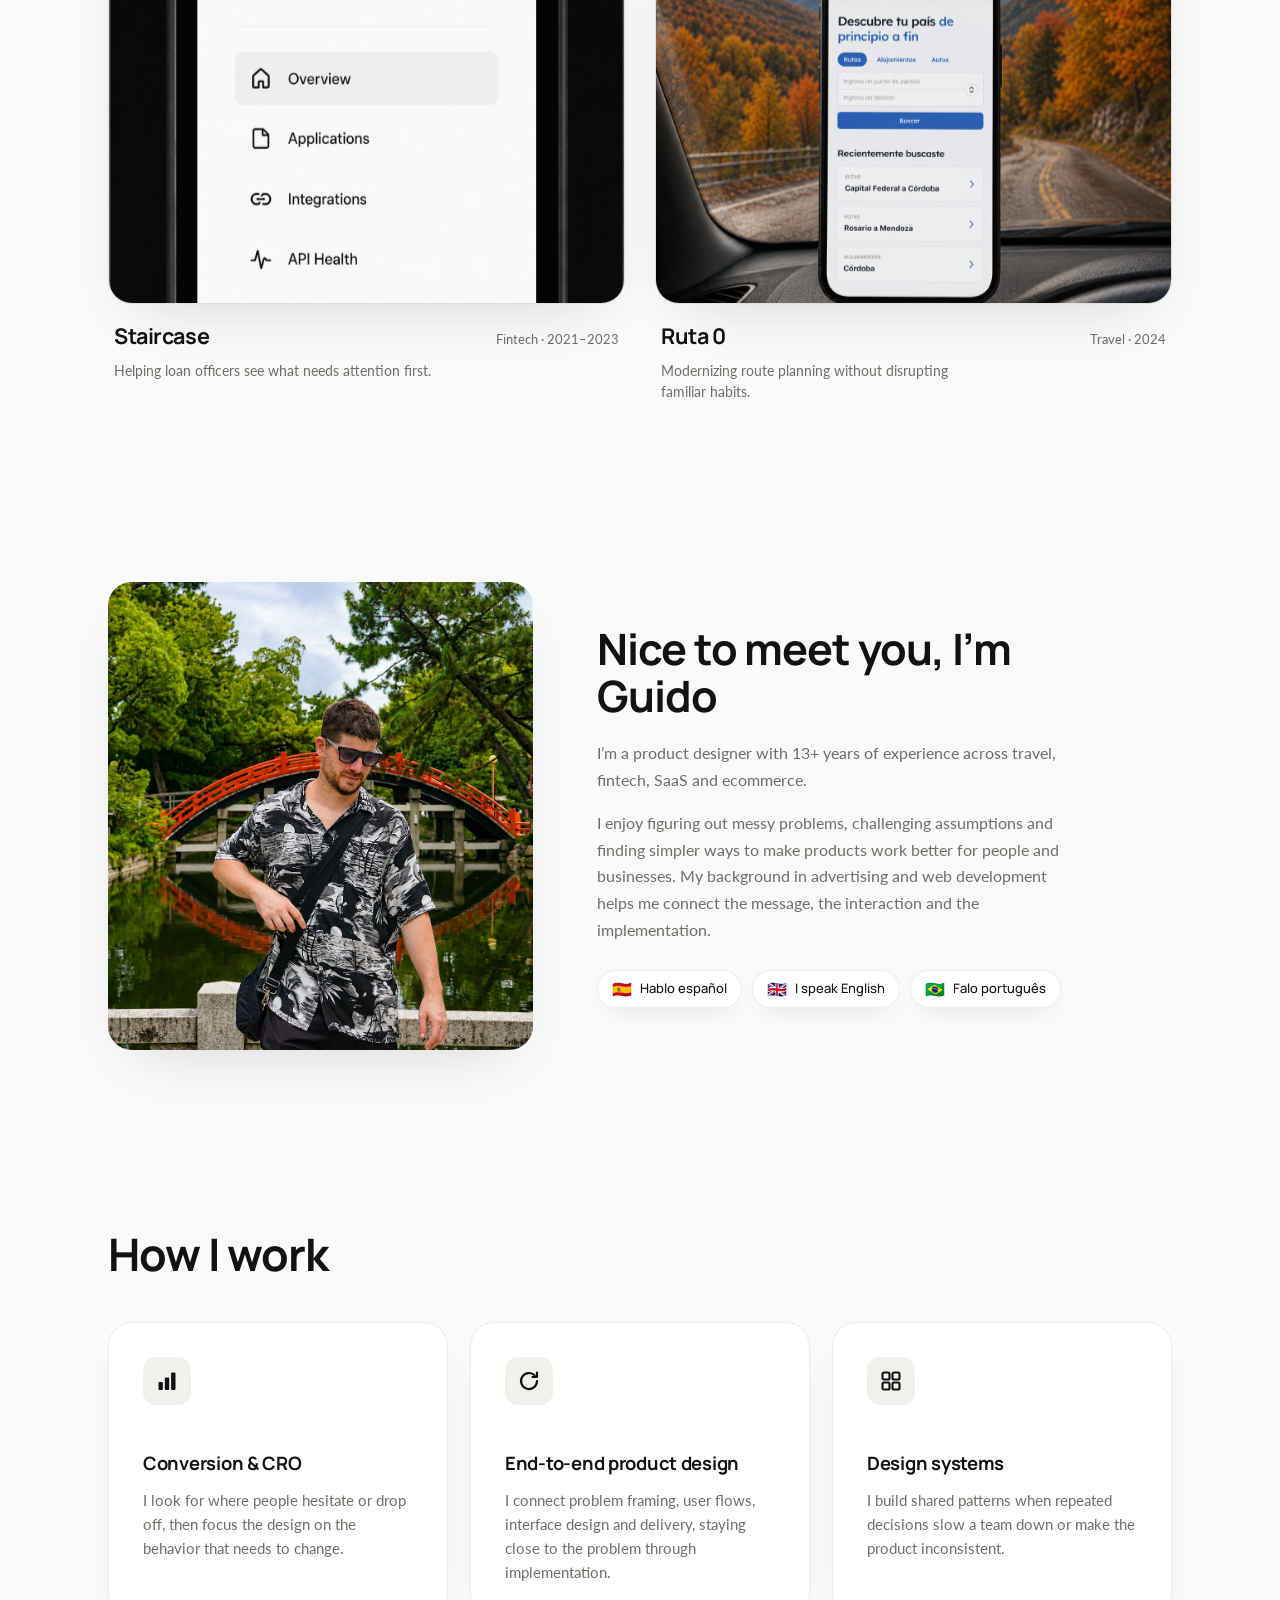
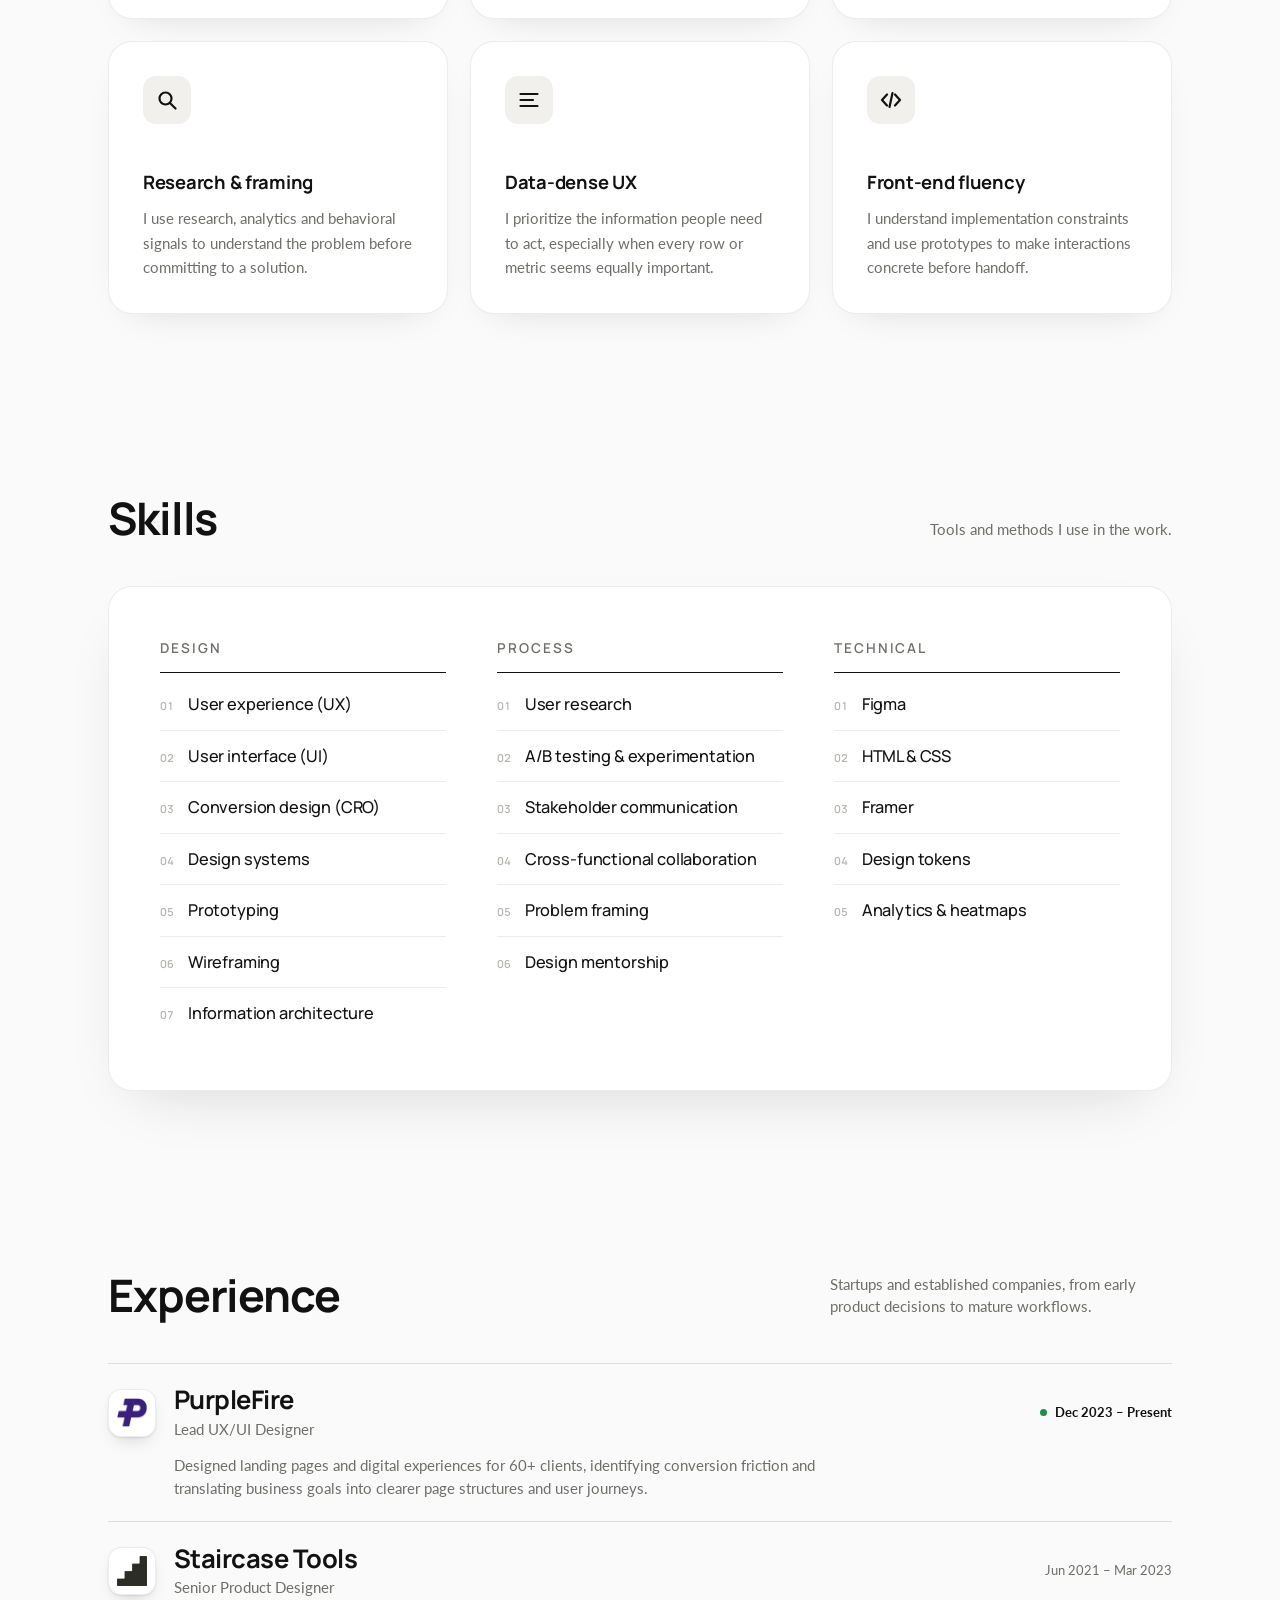
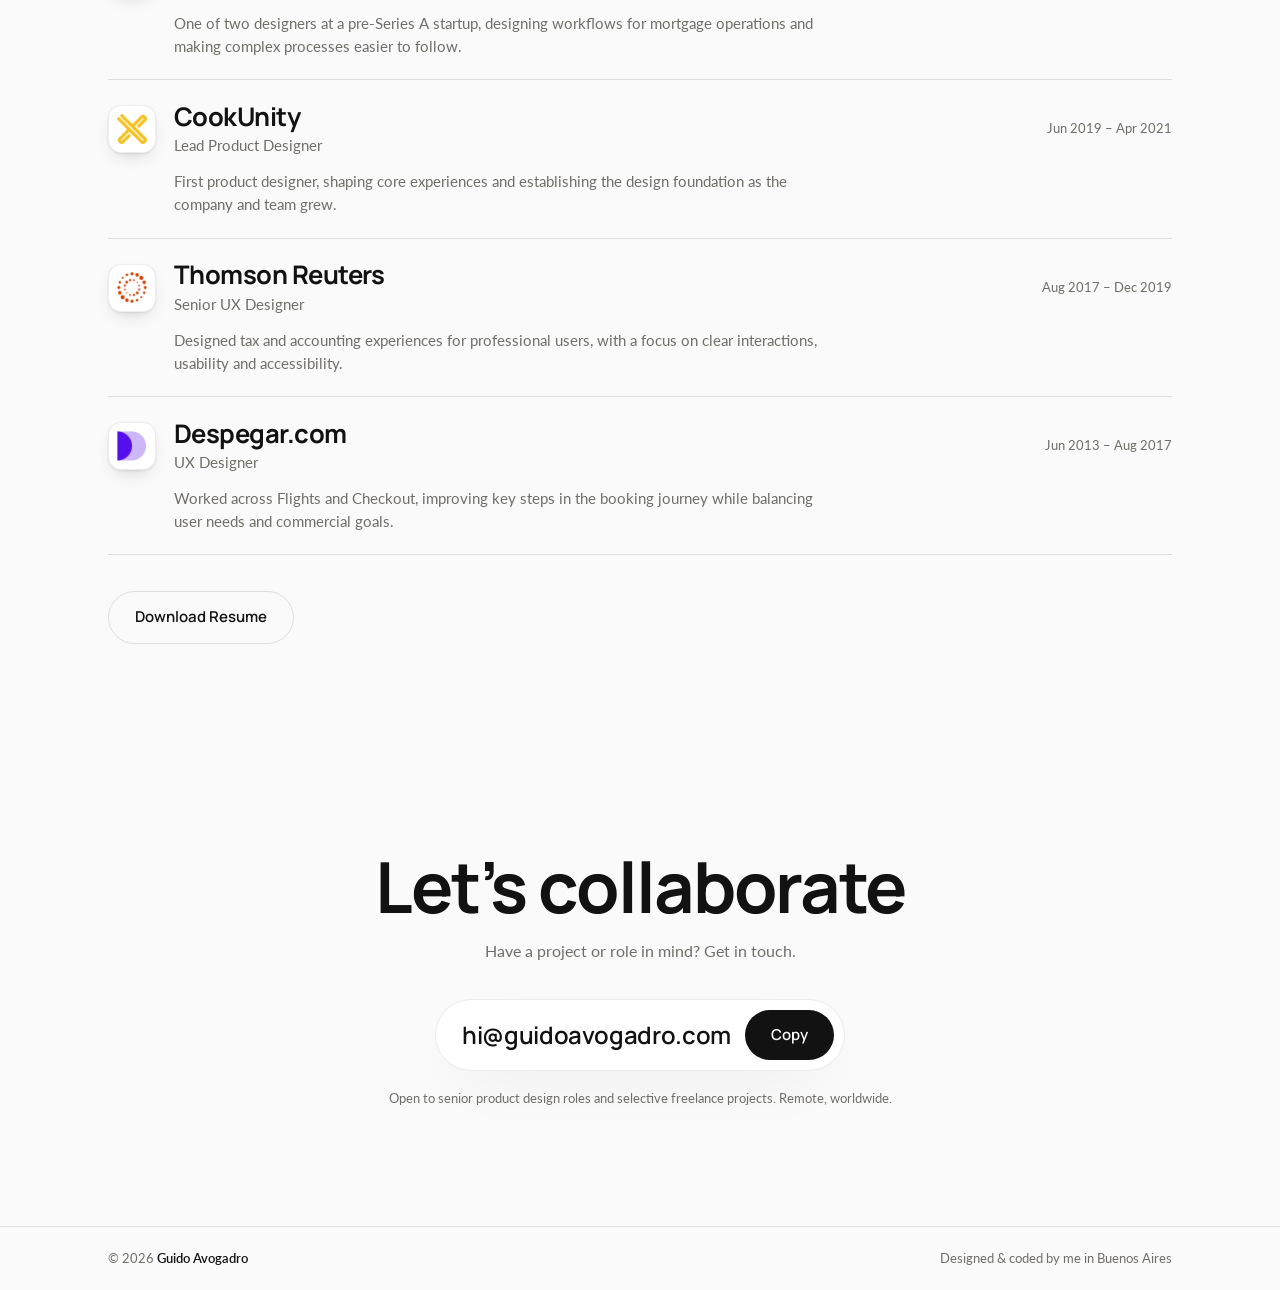
<file: staircase-project.html>
<!DOCTYPE html>
<html lang="en">
<head>
<meta charset="UTF-8">
<meta name="viewport" content="width=device-width, initial-scale=1.0">
<title>Staircase — Making a mortgage pipeline easier to act on · Guido Avogadro</title>
<meta name="description" content="Product design for Staircase’s mortgage operations dashboard and mobile experience, focused on pipeline visibility and task priority.">
<link rel="preconnect" href="https://fonts.googleapis.com">
<script>if(!sessionStorage.getItem('auth'))window.location.href='index.html#work';</script>
<link rel="preconnect" href="https://fonts.gstatic.com" crossorigin>
<link rel="apple-touch-icon" sizes="180x180" href="/apple-touch-icon.png">
<link rel="icon" type="image/png" sizes="32x32" href="favicon-32x32.png">
<link rel="icon" type="image/png" sizes="16x16" href="favicon-16x16.png">
<link href="https://fonts.googleapis.com/css2?family=Manrope:wght@500;600;700;800&family=Lato:wght@400;700&display=swap" rel="stylesheet">
<style>
/* ============================================================
   Guido Avogadro — Portfolio v3 (ngulak-inspired)
   Warm paper ground, big rounded cards, label-slide buttons.
   ============================================================ */
:root{
  --bg:#ffffff;
  --card:#ffffff;
  --ink:#121212;
  --mid:#6f6e68;
  --faint:#b6b5af;
  --line:rgba(18,18,18,.12);
  --line-soft:rgba(18,18,18,.08);
  --ph:#f1f0ec;
  --disp:'Manrope',sans-serif;
  --sans:'Lato',sans-serif;
  --maxw:1240px;
  --pad:clamp(28px,6vw,88px);
  --r:24px;
  --r-sm:14px;
  --sh:0 24px 60px -30px rgba(18,18,18,.18);
  --ease:cubic-bezier(.2,.7,.2,1);
}
*{margin:0;padding:0;box-sizing:border-box}
html{-webkit-text-size-adjust:100%;scroll-behavior:smooth;overflow-x:hidden;width:100%}
body{font-family:var(--sans);background:var(--bg);color:var(--ink);-webkit-font-smoothing:antialiased;line-height:1.5;font-size:16px;overflow-x:hidden;width:100%;min-width:0}
::selection{background:var(--ink);color:var(--bg)}
a{color:inherit;text-decoration:none}
img{max-width:100%;display:block}
button{font:inherit;background:none;border:0;color:inherit;cursor:pointer}
.wrap{max-width:var(--maxw);margin:0 auto;padding-left:28px;padding-right:28px;width:100%}
@media(min-width:600px){.wrap{padding-left:44px;padding-right:44px}}
@media(min-width:900px){.wrap{padding-left:64px;padding-right:64px}}
@media(min-width:1200px){.wrap{padding-left:88px;padding-right:88px}}
:focus-visible{outline:2px solid var(--ink);outline-offset:3px;border-radius:6px}
h1,h2,h3,h4{font-family:var(--disp);font-weight:700;letter-spacing:-.02em}
.btn,.chip,.nav,.logo,.pcard .name,.exp .co,.contact .mail,.skills li,.skills h3,.xcard .xi,.numcard .n,.metric .mv,.pfacts .f .v,.ph .pl{font-family:var(--disp)}

/* ===== buttons (label slides up, duplicate slides in) ===== */
.btn{
  position:relative;display:inline-flex;align-items:center;gap:10px;
  border-radius:100px;padding:14px 26px;font-size:15px;font-weight:600;
  overflow:hidden;transition:background .3s,color .3s,border-color .3s,transform .3s;
}
.btn .lw{position:relative;display:block;overflow:hidden}
.btn .l{display:block;transition:transform .4s var(--ease)}
.btn .l.dup{position:absolute;left:0;top:100%;width:100%}
.btn:hover .l{transform:translateY(-100%)}
.btn:active{transform:scale(.97)}
.btn.dark{background:var(--ink);color:var(--bg)}
.btn.dark:hover{background:#2a2a2a}
.btn.ghost{background:transparent;border:1px solid var(--line)}
.btn.ghost:hover{border-color:var(--ink)}
.btn.sm{padding:10px 18px;font-size:13px}

/* ===== chips / badges ===== */
.chip{
  display:inline-flex;align-items:center;gap:8px;background:var(--card);
  border:1px solid var(--line-soft);border-radius:100px;padding:8px 14px;
  font-size:13px;font-weight:500;box-shadow:0 8px 24px -14px rgba(18,18,18,.25);
}
.chip .dot{position:relative;width:8px;height:8px;border-radius:50%;background:#1c8f4e}
.chip .dot::after{
  content:"";position:absolute;inset:0;border-radius:50%;background:#1c8f4e;
  animation:pulse 2.2s cubic-bezier(.2,.6,.4,1) infinite;
}
@keyframes pulse{
  0%{transform:scale(1);opacity:.65}
  70%{transform:scale(3);opacity:0}
  100%{transform:scale(3);opacity:0}
}
.chip .em{font-size:1rem;line-height:1}

/* ===== nav ===== */
header{position:fixed;top:0;left:0;right:0;z-index:60;transition:background .3s,box-shadow .3s}
header.scrolled{background:rgba(255,255,255,.85);backdrop-filter:blur(14px);box-shadow:0 1px 0 var(--line-soft)}
.nav{display:flex;align-items:center;justify-content:space-between;gap:16px;padding-top:16px;padding-bottom:16px}
.nav .logo{display:flex;align-items:center;gap:11px;font-weight:700;font-size:16px;letter-spacing:-.02em}
.nav .logo .mark{height:21px;width:auto;display:block}
.nav .logo .lname{transition:color .25s}
.nav .logo:hover .lname{color:var(--mid)}
.nav .links{display:flex;gap:clamp(16px,3vw,36px)}
.nav .links a{font-size:14px;font-weight:500;color:var(--mid);transition:color .25s;position:relative}
.nav .links a:hover{color:var(--ink)}
.nav .links a::after{content:"";position:absolute;left:0;bottom:-4px;height:1px;width:0;background:var(--ink);transition:width .3s var(--ease)}
.nav .links a:hover::after{width:100%}

/* ===== placeholders ===== */
.ph{
  position:relative;background:var(--ph);display:flex;flex-direction:column;
  align-items:center;justify-content:center;gap:6px;width:100%;overflow:hidden;
}
.ph .pl{font-weight:600;font-size:clamp(1rem,2vw,1.5rem);letter-spacing:-.01em}
.ph .ps{font-size:10px;text-transform:uppercase;letter-spacing:.16em;color:var(--mid);font-weight:600}
.ph::before,.ph::after{content:"";position:absolute;width:12px;height:12px;border:1px solid var(--faint);opacity:.6}
.ph::before{top:14px;left:14px;border-right:0;border-bottom:0}
.ph::after{bottom:14px;right:14px;border-left:0;border-top:0}

/* ===== hero ===== */
.hero{padding-top:clamp(120px,16vh,180px);padding-bottom:clamp(56px,8vh,96px)}
.hero .grid{display:grid;grid-template-columns:1.25fr .75fr;gap:clamp(28px,5vw,72px);align-items:center}
.hero h1{
  font-size:clamp(2.5rem,5.8vw,4.9rem);line-height:1.05;letter-spacing:-.034em;
  font-weight:700;max-width:20ch;margin-bottom:clamp(24px,4vh,40px);
}
.hero .kick{display:flex;align-items:center;gap:10px;font-family:var(--disp);font-weight:700;font-size:12px;letter-spacing:.05em;text-transform:uppercase;color:var(--mid);margin-bottom:clamp(18px,3vh,28px)}
.hero .kick::before{content:"";width:22px;height:1px;background:var(--ink)}
.hero h1 .soft{color:var(--mid)}
.hero h1 .ln{display:block;overflow:hidden}
.hero h1 .ln>span{display:block;transform:translateY(112%);transition:transform .9s var(--ease)}
.hero.ready h1 .ln:nth-child(1)>span{transition-delay:.05s}
.hero.ready h1 .ln:nth-child(2)>span{transition-delay:.14s}
.hero.ready h1 .ln:nth-child(3)>span{transition-delay:.23s}
.hero.ready h1 .ln>span{transform:translateY(0)}
.hero .ctas{display:flex;gap:12px;flex-wrap:wrap}
.hero .pcardio{position:relative}
.hero .photo{
  position:relative;border-radius:var(--r);overflow:hidden;background:var(--ph);
  aspect-ratio:4/4.6;box-shadow:var(--sh);
  transform:rotate(2deg);transition:transform .6s var(--ease);
}
.hero .pcardio:hover .photo{transform:rotate(0deg)}
.hero .photo img{width:100%;height:100%;object-fit:cover}
.hero .photo .alt2{position:absolute;inset:0;opacity:0}
@media(prefers-reduced-motion:no-preference){
  .hero .photo .alt2{animation:swap 4s linear infinite}
}
@keyframes swap{
  0%,46%{opacity:0}
  50%,96%{opacity:1}
  100%{opacity:0}
}
.hero .photo .pph{position:absolute;inset:0;display:flex;flex-direction:column;align-items:center;justify-content:center;gap:6px;border:1px dashed var(--faint);border-radius:var(--r)}
.hero .photo .pph .a{font-weight:700;font-size:1.2rem}
.hero .photo .pph .b{font-size:11px;text-transform:uppercase;letter-spacing:.14em;color:var(--mid);font-weight:600;text-align:center;line-height:1.7}
.hero .badge1{position:absolute;top:14px;left:14px;z-index:2}
.hero .badge2{position:absolute;bottom:14px;right:14px;z-index:2}

/* ===== section scaffold ===== */
.sec{padding-top:clamp(64px,10vh,120px);padding-bottom:clamp(64px,10vh,120px)}
.sec-head{display:flex;align-items:flex-end;justify-content:space-between;gap:18px;flex-wrap:wrap;margin-bottom:clamp(30px,5vh,52px)}
.sec-head h2{font-size:clamp(1.8rem,3.6vw,2.8rem);letter-spacing:-.025em;line-height:1.05}
.sec-head .sub{color:var(--mid);font-size:15px;max-width:38ch}

/* ===== projects ===== */
.plist{display:grid;grid-template-columns:1fr 1fr;gap:clamp(18px,2.6vw,30px)}
.pcard{display:block;position:relative}
.pcard .media{position:relative;aspect-ratio:4/3.1;overflow:hidden;background:var(--ph);border:1px solid var(--line-soft);border-radius:var(--r);box-shadow:var(--sh)}
.pcard .media .inner{position:absolute;inset:-6% 0;will-change:transform}
.pcard .media .ph{height:100%;border-radius:0}
.pcard .media,.pcard .media .inner{transition:transform .8s var(--ease)}
.pcard:hover .media .inner .ph .pl{transform:scale(1.03)}
.pcard .media .ph .pl{font-size:clamp(1.2rem,2.4vw,1.9rem);transition:transform .8s var(--ease)}
.pcard .media .arrow{
  position:absolute;right:14px;bottom:14px;z-index:2;
  width:44px;height:44px;border-radius:50%;background:var(--ink);color:#fff;
  display:flex;align-items:center;justify-content:center;font-size:17px;
  opacity:0;transform:translateY(8px) rotate(-45deg);transition:.4s var(--ease);
}
.pcard:hover .media .arrow{opacity:1;transform:none}
.pcard .cap{display:flex;justify-content:space-between;align-items:baseline;gap:14px;padding:16px 6px 0}
.pcard .cap .t{font-family:var(--disp);font-weight:700;font-size:clamp(1.05rem,1.8vw,1.35rem);letter-spacing:-.02em}
.pcard .cap .m{font-size:13px;color:var(--mid);text-align:right;white-space:nowrap}

/* ===== logo marquee ===== */
.lmq{overflow:hidden;padding:clamp(8px,1.5vh,16px) 0 clamp(34px,5vh,52px)}
.lmq .track{display:flex;align-items:center;width:max-content;animation:mq 32s linear infinite}
.lmq:hover .track{animation-play-state:paused}
.lmq .li{display:flex;align-items:center;justify-content:center;flex-shrink:0;padding:0 clamp(26px,3.5vw,52px)}
.lmq .li img{height:clamp(20px,2.2vw,28px);width:auto;object-fit:contain;filter:grayscale(1);opacity:.5;transition:opacity .3s,filter .3s}
.lmq .li:hover img{opacity:1}
.lmq .li .fb{font-family:var(--disp);font-weight:700;font-size:clamp(.95rem,1.5vw,1.2rem);letter-spacing:-.015em;color:var(--faint);white-space:nowrap;transition:color .3s}
.lmq .li:hover .fb{color:var(--ink)}

@keyframes mq{to{transform:translateX(-50%)}}

/* ===== about ===== */
.about .grid{display:grid;grid-template-columns:.85fr 1.15fr;gap:clamp(28px,5vw,72px);align-items:center}
.about .pic{border-radius:var(--r);overflow:hidden;box-shadow:var(--sh);aspect-ratio:4/4.4;position:relative}
.about .pic img{width:100%;height:100%;object-fit:cover}
.about h2{font-size:clamp(1.8rem,3.4vw,2.7rem);letter-spacing:-.025em;line-height:1.1;margin-bottom:20px;max-width:18ch}
.about p{color:var(--mid);font-size:1.02rem;line-height:1.65;max-width:54ch}
.about p+p{margin-top:16px}
.about .langs{display:flex;gap:10px;flex-wrap:wrap;margin-top:26px}

/* ===== expertise cards ===== */
.xgrid{display:grid;grid-template-columns:repeat(3,1fr);gap:clamp(14px,2vw,22px)}
.xcard{
  background:var(--card);border:1px solid var(--line-soft);border-radius:var(--r);padding:clamp(24px,3vw,34px);
  box-shadow:0 14px 38px -26px rgba(18,18,18,.22);
  transition:transform .45s var(--ease),box-shadow .45s var(--ease);
}
.xcard:hover{transform:translateY(-6px);box-shadow:var(--sh)}
.xcard .xic{
  width:48px;height:48px;border-radius:13px;background:var(--ph);
  display:flex;align-items:center;justify-content:center;
  margin-bottom:clamp(28px,5vh,52px);color:var(--ink);
  transition:background .35s,color .35s;
}
.xcard:hover .xic{background:var(--ink);color:#fff}
.ic{width:24px;height:24px;display:block}
.ic *{transform-box:fill-box;transform-origin:center}
/* 01 bars: grow on hover */
.ic-bars rect{transform-origin:center bottom}
.xcard:hover .ic-bars .b1{animation:barUp .55s var(--ease) both}
.xcard:hover .ic-bars .b2{animation:barUp .55s var(--ease) .08s both}
.xcard:hover .ic-bars .b3{animation:barUp .55s var(--ease) .16s both}
@keyframes barUp{from{transform:scaleY(.3)}to{transform:scaleY(1)}}
/* 02 loop: full spin */
.xcard:hover .ic-loop{animation:spin .8s var(--ease) both}
@keyframes spin{to{transform:rotate(360deg)}}
/* 03 grid: pop stagger */
.xcard:hover .ic-grid .g1{animation:pop .45s var(--ease) both}
.xcard:hover .ic-grid .g2{animation:pop .45s var(--ease) .07s both}
.xcard:hover .ic-grid .g3{animation:pop .45s var(--ease) .14s both}
.xcard:hover .ic-grid .g4{animation:pop .45s var(--ease) .21s both}
@keyframes pop{0%{transform:scale(.55)}70%{transform:scale(1.12)}100%{transform:scale(1)}}
/* 04 magnifier: scan */
.xcard:hover .ic-mag{animation:scan .9s var(--ease) both}
@keyframes scan{0%{transform:translate(0,0)}30%{transform:translate(-2.5px,-2.5px)}65%{transform:translate(2.5px,2px)}100%{transform:translate(0,0)}}
/* 05 rows: slide stagger */
.xcard:hover .ic-rows .r1{animation:row .5s var(--ease) both}
.xcard:hover .ic-rows .r2{animation:row .5s var(--ease) .08s both}
.xcard:hover .ic-rows .r3{animation:row .5s var(--ease) .16s both}
@keyframes row{0%{transform:translateX(-5px);opacity:.3}100%{transform:none;opacity:1}}
/* 06 code: brackets part, slash tilts */
.ic-code .lb,.ic-code .rb,.ic-code .sl{transition:transform .4s var(--ease)}
.xcard:hover .ic-code .lb{transform:translateX(-2.5px)}
.xcard:hover .ic-code .rb{transform:translateX(2.5px)}
.xcard:hover .ic-code .sl{transform:rotate(8deg)}
.xcard h3{font-size:1.15rem;margin-bottom:10px;letter-spacing:-.015em}
.xcard p{color:var(--mid);font-size:.94rem;line-height:1.6}

/* ===== skills — typographic index, no pills ===== */
.skills{background:var(--card);border:1px solid var(--line-soft);border-radius:var(--r);padding:clamp(26px,4vw,52px);box-shadow:var(--sh)}
.skills .cols{display:grid;grid-template-columns:repeat(3,1fr);gap:clamp(26px,4vw,60px)}
.skills h3{font-size:.85rem;text-transform:uppercase;letter-spacing:.14em;color:var(--mid);font-weight:600;padding-bottom:14px;border-bottom:1px solid var(--ink);margin-bottom:6px}
.skills ol{list-style:none;counter-reset:sk}
.skills li{
  counter-increment:sk;display:flex;align-items:baseline;gap:14px;
  padding:13px 0;border-bottom:1px solid var(--line-soft);
  font-size:1.02rem;font-weight:500;letter-spacing:-.01em;
  transition:padding-left .3s var(--ease);
}
.skills li::before{content:counter(sk,decimal-leading-zero);font-size:11px;color:var(--faint);font-variant-numeric:tabular-nums;font-weight:600}
@media(hover:hover){.skills li:hover{padding-left:8px}}
.skills li:last-child{border-bottom:0}

/* ===== experience ===== */
.exp .row{
  display:grid;grid-template-columns:auto 1.1fr 1fr auto;gap:16px;align-items:center;
  padding:clamp(16px,2.4vh,24px) 0;border-bottom:1px solid var(--line);
  transition:padding-left .3s var(--ease);
}
.exp .ico{
  width:48px;height:48px;border-radius:13px;background:#fff;
  border:1px solid var(--line-soft);
  box-shadow:0 1px 2px rgba(18,18,18,.08),0 8px 20px -10px rgba(18,18,18,.28);
  display:flex;align-items:center;justify-content:center;overflow:hidden;flex-shrink:0;
  transition:transform .35s var(--ease),box-shadow .35s var(--ease);
}
.exp .row:hover .ico{transform:scale(1.06);box-shadow:0 2px 3px rgba(18,18,18,.08),0 14px 28px -12px rgba(18,18,18,.35)}
.exp .ico img{width:100%;height:100%;object-fit:cover}
.exp .ico .ini{font-family:var(--disp);font-weight:800;font-size:15px;letter-spacing:-.02em;color:var(--mid)}
.exp .row:first-of-type{border-top:1px solid var(--line)}
@media(hover:hover){.exp .row:hover{padding-left:10px}}
.exp .co{font-weight:600;font-size:clamp(1.05rem,2vw,1.4rem);letter-spacing:-.015em}
.exp .rl{color:var(--mid);font-size:.95rem}
.exp .yr{color:var(--mid);font-size:13px;font-variant-numeric:tabular-nums;white-space:nowrap}

/* ===== contact ===== */
.contact{text-align:center;padding-top:clamp(80px,13vh,150px);padding-bottom:clamp(80px,13vh,150px)}
.contact .chip{margin-bottom:24px}
.contact h2{font-size:clamp(2.2rem,6vw,4.4rem);letter-spacing:-.03em;line-height:1.02;margin-bottom:16px}
.contact .sub{color:var(--mid);max-width:44ch;margin:0 auto clamp(28px,4vh,44px)}
.contact .mailrow{
  display:inline-flex;align-items:center;gap:14px;flex-wrap:wrap;justify-content:center;
  background:var(--card);border:1px solid var(--line-soft);border-radius:100px;padding:10px 10px 10px 26px;box-shadow:var(--sh);
}
.contact .mail{font-size:clamp(1.05rem,2.4vw,1.5rem);font-weight:600;letter-spacing:-.015em}
.contact .copybtn{position:relative}
.contact .copybtn .ok{position:absolute;inset:0;display:flex;align-items:center;justify-content:center;background:var(--ink);color:var(--bg);border-radius:100px;opacity:0;transition:opacity .25s}
.contact .copybtn.copied .ok{opacity:1}
.contact .note{margin-top:18px;font-size:13px;color:var(--mid)}

/* ===== footer ===== */
footer{border-top:1px solid var(--line)}
footer .fin{display:flex;justify-content:space-between;align-items:center;gap:14px;flex-wrap:wrap;padding-top:22px;padding-bottom:22px;font-size:13px;color:var(--mid)}
footer .fin b{color:var(--ink);font-weight:600}

/* ============================================================
   PROJECT TEMPLATE (single portfolio)
   ============================================================ */
.progress{position:fixed;top:0;left:0;height:2px;width:100%;z-index:70;pointer-events:none}
.progress .pb{height:100%;background:var(--ink);transform-origin:left;transform:scaleX(0)}

.phero{padding-top:clamp(110px,15vh,160px);padding-bottom:clamp(36px,5vh,56px)}
.phero .back{margin-bottom:clamp(26px,4vh,40px);display:inline-flex}
.phero h1{font-size:clamp(2.4rem,6vw,5rem);letter-spacing:-.032em;line-height:1.02;max-width:16ch;margin-bottom:18px}
.phero .lede{color:var(--mid);font-size:clamp(1.05rem,1.8vw,1.3rem);line-height:1.55;max-width:54ch}
.pfacts{
  display:grid;grid-template-columns:repeat(5,1fr);gap:18px;
  background:var(--card);border:1px solid var(--line-soft);border-radius:var(--r);padding:clamp(20px,3vw,32px);
  box-shadow:var(--sh);margin-top:clamp(28px,4vh,44px);
}
.pfacts .f .k{font-size:11px;text-transform:uppercase;letter-spacing:.14em;color:var(--mid);font-weight:600;margin-bottom:8px}
.pfacts .f .v{font-weight:600;font-size:.98rem;letter-spacing:-.01em;line-height:1.35}

.pimg{border-radius:var(--r);overflow:hidden;box-shadow:var(--sh)}
.pimg img{width:100%;height:100%;object-fit:cover;display:block}
.pimg.tall img{aspect-ratio:16/10}
.pimg .ph{aspect-ratio:16/9}
.pimg.tall .ph{aspect-ratio:16/10}
.two{display:grid;grid-template-columns:1fr 1fr;gap:clamp(16px,2.4vw,28px)}
.two .pimg .ph{aspect-ratio:1/1}
.gap{margin-top:clamp(16px,2.4vw,28px)}

.pstmt{padding-top:clamp(56px,9vh,100px);padding-bottom:clamp(56px,9vh,100px)}
.pstmt h2{font-size:clamp(1.6rem,3.4vw,2.6rem);letter-spacing:-.025em;line-height:1.18;max-width:30ch}
.pstmt h2 .soft{color:var(--mid)}

.psec{padding-top:clamp(48px,7vh,88px);padding-bottom:clamp(48px,7vh,88px)}
.psec h2{font-size:clamp(1.6rem,3.2vw,2.4rem);letter-spacing:-.025em;margin-bottom:16px}
.psec .desc{color:var(--mid);font-size:1.05rem;line-height:1.65;max-width:60ch;margin-bottom:clamp(24px,3.5vh,36px)}

.numgrid{display:grid;grid-template-columns:repeat(3,1fr);gap:clamp(14px,2vw,22px)}
.numcard{background:var(--card);border:1px solid var(--line-soft);border-radius:var(--r);padding:clamp(22px,3vw,32px);box-shadow:0 14px 38px -26px rgba(18,18,18,.22)}
.numcard .n{font-size:13px;font-weight:700;color:var(--faint);margin-bottom:clamp(22px,4vh,40px)}
.numcard h3{font-size:1.1rem;margin-bottom:10px;letter-spacing:-.015em}
.numcard p{color:var(--mid);font-size:.93rem;line-height:1.6}
.numcard.sol{background:var(--ink);color:var(--bg)}
.numcard.sol .n{color:rgba(255,255,255,.4)}
.numcard.sol p{color:rgba(255,255,255,.65)}

.metrics{display:grid;grid-template-columns:repeat(3,1fr);gap:clamp(14px,2vw,22px)}
.metric{background:var(--card);border:1px solid var(--line-soft);border-radius:var(--r);padding:clamp(22px,3vw,32px);box-shadow:0 14px 38px -26px rgba(18,18,18,.22)}
.metric .mv{font-size:clamp(1.8rem,3.4vw,2.6rem);font-weight:600;letter-spacing:-.025em;display:inline-block;border-bottom:2px dashed var(--faint);padding-bottom:4px;margin-bottom:14px}
.metric .ml{font-size:13px;color:var(--mid);line-height:1.45}
.mnote{font-size:12px;color:var(--faint);margin-top:16px;font-style:italic}

.thanks{text-align:center;padding-top:clamp(64px,10vh,120px);padding-bottom:clamp(30px,5vh,56px)}
.thanks .em{font-size:clamp(2rem,5vw,3.4rem);margin-bottom:14px;display:block}
.thanks h2{font-size:clamp(1.8rem,4.4vw,3.2rem);letter-spacing:-.028em;margin-bottom:34px}
.thanks .pcard{text-align:left}
.pcard.wide .media{aspect-ratio:16/6}

/* ===== reveal ===== */
.rv{opacity:0;transform:translateY(26px);transition:opacity .9s var(--ease),transform .9s var(--ease)}
.rv.in{opacity:1;transform:none}
.rv.d1{transition-delay:.08s}.rv.d2{transition-delay:.16s}.rv.d3{transition-delay:.24s}

/* ===== responsive ===== */
@media(max-width:960px){
  .xgrid,.numgrid,.metrics{grid-template-columns:1fr 1fr}
  .skills .cols{grid-template-columns:1fr}
  .pfacts{grid-template-columns:repeat(2,1fr)}
}
@media(max-width:760px){
  .hero .grid{grid-template-columns:1fr}
  .hero .pcardio{max-width:420px}
  .about .grid{grid-template-columns:1fr}
  .about .pic{max-width:420px}
  .nav .links{display:none}
  .plist{grid-template-columns:1fr}
  .pcard .media{aspect-ratio:4/3.1}
  .pcard.wide .media{aspect-ratio:16/9}
  .exp .row{grid-template-columns:auto 1fr auto;grid-template-areas:"ico co yr" "ico rl yr";row-gap:2px}
  .exp .ico{grid-area:ico;width:42px;height:42px;border-radius:11px}
  .exp .co{grid-area:co}.exp .rl{grid-area:rl}.exp .yr{grid-area:yr}
}
@media(max-width:560px){
  .xgrid,.numgrid,.metrics,.two{grid-template-columns:1fr}
  .pfacts{grid-template-columns:1fr 1fr}
  .contact .mailrow{border-radius:var(--r);flex-direction:column;align-items:stretch;padding:16px}
}
@media(prefers-reduced-motion:reduce){
  *{animation-duration:.001ms!important;transition-duration:.001ms!important;scroll-behavior:auto}
  .rv{opacity:1;transform:none}
  .hero h1 .ln>span{transform:none}
}


/* ============================================================
   Mobile-first safeguards
   ============================================================ */
/* never let any media or card exceed the padded container */
.wrap img,.wrap .ph,.wrap .pimg,.wrap .pcard,.wrap .skills{max-width:100%}
@media(max-width:760px){
  .hero{padding-top:clamp(104px,14vh,130px)}
  .hero .ctas .btn{flex:1;justify-content:center;min-width:150px}
  .sec{padding-top:clamp(56px,8vh,80px);padding-bottom:clamp(56px,8vh,80px)}
  .skills{padding:22px}
  .pfacts{padding:20px;gap:16px}
  .xcard{padding:22px}
  .about .pic{margin:0 auto}
  .phero h1{font-size:clamp(2rem,9vw,2.8rem)}
  .contact h2{font-size:clamp(2rem,9vw,2.8rem)}
}

</style>
</head>
<body id="top">

<div class="progress" aria-hidden="true"><div class="pb" id="pb"></div></div>

<header id="hd">
  <div class="wrap nav">
    <a class="logo" href="index.html"><img class="mark" src="ga-logo.png" alt="GA"><span class="lname">Guido Avogadro</span></a>
    <nav class="links">
      <a href="index.html#work">Work</a>
      <a href="index.html#about">About</a>
      <a href="index.html#expertise">Expertise</a>
    </nav>
    <a class="btn dark sm" href="index.html#contact"><span class="lw"><span class="l">Get in touch</span><span class="l dup">Get in touch</span></span></a>
  </div>
</header>

<main>

  <!-- HERO -->
  <section class="phero wrap">
    <a class="btn ghost sm back" href="index.html#work"><span class="lw"><span class="l">&larr; All projects</span><span class="l dup">&larr; All projects</span></span></a>
    <h1 class="rv">Making a mortgage pipeline easier to act on</h1>
    <p class="lede rv d1">Staircase is a B2B fintech platform for mortgage lenders and brokers to manage loan pipelines and borrower status. I designed the core operations dashboard and mobile experience, focusing on a practical problem: helping loan officers see what needs attention without losing access to the detail behind each deal.</p>
    <div class="pfacts rv d2">
      <div class="f"><div class="k">Client</div><div class="v">Staircase</div></div>
      <div class="f"><div class="k">Industry</div><div class="v">FinTech</div></div>
      <div class="f"><div class="k">Year</div><div class="v">2023</div></div>
      <div class="f"><div class="k">Role</div><div class="v">Product Designer</div></div>
    </div>
  </section>

  <!-- HERO IMAGE --> 
  <section class="wrap rv">
    <div class="pimg tall"><img src="st-hero.png" alt="Staircase mortgage operations dashboard"></div>
  </section>

  <!-- BIG STATEMENT -->
  <section class="pstmt wrap">
    <h2 class="rv">The dashboard had to show a lot of financial information without making every number compete for attention. <span class="soft">I focused on making the pipeline easier to scan, prioritizing urgent work and preserving access to the underlying details.</span></h2>
  </section>

  <!-- DETAIL IMAGE -->
  <section class="wrap rv">
    <div class="two rv d2">
      <div class="pimg"><img src="st-detail-1.png" alt="Staircase loan metrics dashboard"></div>
      <div class="pimg"><img src="st-detail-2.png" alt="Staircase pipeline detail view"></div>
    </div>
  </section>

  <!-- PROBLEMS -->
  <section class="psec wrap">
    <h2 class="rv">What got in the way</h2>
    <p class="desc rv d1">Interviews with loan officers and operations teams pointed to three recurring sources of friction.</p>
    <div class="numgrid">
      <div class="numcard rv"><div class="n">01</div><h3>No at-a-glance pipeline view</h3><p>Approval rate, conversion and outstanding volume were spread across screens, so understanding the pipeline required leaving the task at hand.</p></div>
      <div class="numcard rv d1"><div class="n">02</div><h3>Data without hierarchy</h3><p>Urgent items looked like routine entries. Without a clear hierarchy, loan officers had to scan the same rows repeatedly to identify what needed action.</p></div>
      <div class="numcard rv d2"><div class="n">03</div><h3>Mobile was an afterthought</h3><p>The desktop layout did not support quick status checks or alert responses when loan officers were away from their desks.</p></div>
    </div>
  </section>

  <!-- SOLUTIONS -->
  <section class="psec wrap">
    <h2 class="rv">The decisions</h2>
    <div class="numgrid">
      <div class="numcard sol rv"><div class="n">01</div><h3>Command center dashboard</h3><p>I brought request volume, approval rate, conversion and outstanding balance into a summary visible before scrolling. The tradeoff was to surface a small set of decision-making signals first while keeping detailed pipeline information available below.</p></div>
      <div class="numcard sol rv d1"><div class="n">02</div><h3>Status-driven data tables</h3><p>I used status indicators and priority sorting to distinguish items that need attention from routine work. The goal was not to hide data, but to make the next action easier to spot.</p></div>
      <div class="numcard sol rv d2"><div class="n">03</div><h3>Mobile-first field experience</h3><p>I designed a dedicated mobile view around field tasks: checking loan status, reviewing borrower details and responding to alerts without carrying the full desktop information density onto a small screen.</p></div>
    </div>
  </section>

  <section class="psec wrap">
    <h2 class="rv">Dashboard &amp; pipeline</h2>
    <p class="desc rv d1">The dashboard starts with a compact summary of total requests, approval rate, conversion and outstanding volume. Below it, status and priority cues help loan officers identify the records that need attention first, while preserving the pipeline detail required for follow-up.</p>
    <div class="pimg tall"><img src="st-detail-5.png" alt="Staircase dashboard with pipeline table and KPI metrics"></div>
  </section>

  <section class="psec wrap">
    <h2 class="rv">Mobile experience</h2>
    <p class="desc rv d1">The mobile view prioritizes quick checks and responses rather than reproducing the entire desktop dashboard. Loan officers can check an active deal, review borrower details and respond to alerts with less navigation.</p>
    <div class="two rv d2">
      <div class="pimg"><img src="st-detail-6.png" alt="Staircase mobile loan status view"></div>
      <div class="pimg"><img src="st-detail-7.png" alt="Staircase mobile borrower detail"></div>
    </div>
  </section>

  <section class="psec wrap">
    <h2 class="rv">What changed</h2>
    <p class="desc rv d1">The redesign focused on making pipeline status easier to find and routine decisions easier to make without moving between screens. The metrics below capture reported task completion, pipeline volume and mobile engagement during the engagement period.</p>
    <div class="metrics">
      <div class="metric rv"><span class="mv">68%</span><div class="ml">Approval rate visibility improvement (task completion)</div></div>
      <div class="metric rv d1"><span class="mv">2.8M</span><div class="ml">Request volume managed through the redesigned pipeline</div></div>
      <div class="metric rv d2"><span class="mv">+41%</span><div class="ml">Mobile session time post-launch</div></div>
    </div>
    <p class="mnote">Task completion measured via usability testing against the previous interface. Pipeline volume reflects platform scale during the engagement period.</p>
  </section>

  <!-- THANKS + NEXT -->
  <section class="thanks wrap">
    <span class="em rv">&#128075;</span>
    <h2 class="rv d1">Thank you for viewing!</h2>
    <a class="pcard wide rv d2" href="project-1.html">
      <div class="media">
        <div class="inner"><img src="cu-home.png" alt="CookUnity weekly meal menu interface"></div>
        <span class="arrow">&rarr;</span>
      </div>
      <div class="cap"><span class="t">CookUnity</span><span class="m">Foodtech Subscription &middot; 2021</span></div>
    </a>
  </section>

</main>

<footer>
  <div class="wrap fin">
    <span>&copy; 2026 <b>Guido Avogadro</b></span>
    <span>Designed &amp; coded by me in Buenos Aires</span>
  </div>
</footer>

<script>
var hd=document.getElementById('hd'),pb=document.getElementById('pb');
addEventListener('scroll',function(){
  hd.classList.toggle('scrolled',scrollY>40);
  var max=document.documentElement.scrollHeight-innerHeight;
  pb.style.transform='scaleX('+(max>0?Math.min(scrollY/max,1):0)+')';
},{passive:true});
var io=new IntersectionObserver(function(es){es.forEach(function(e){if(e.isIntersecting){e.target.classList.add('in');io.unobserve(e.target)}})},{threshold:.1});
document.querySelectorAll('.rv').forEach(function(el){io.observe(el)});
</script>
</body>
</html>
</file>
